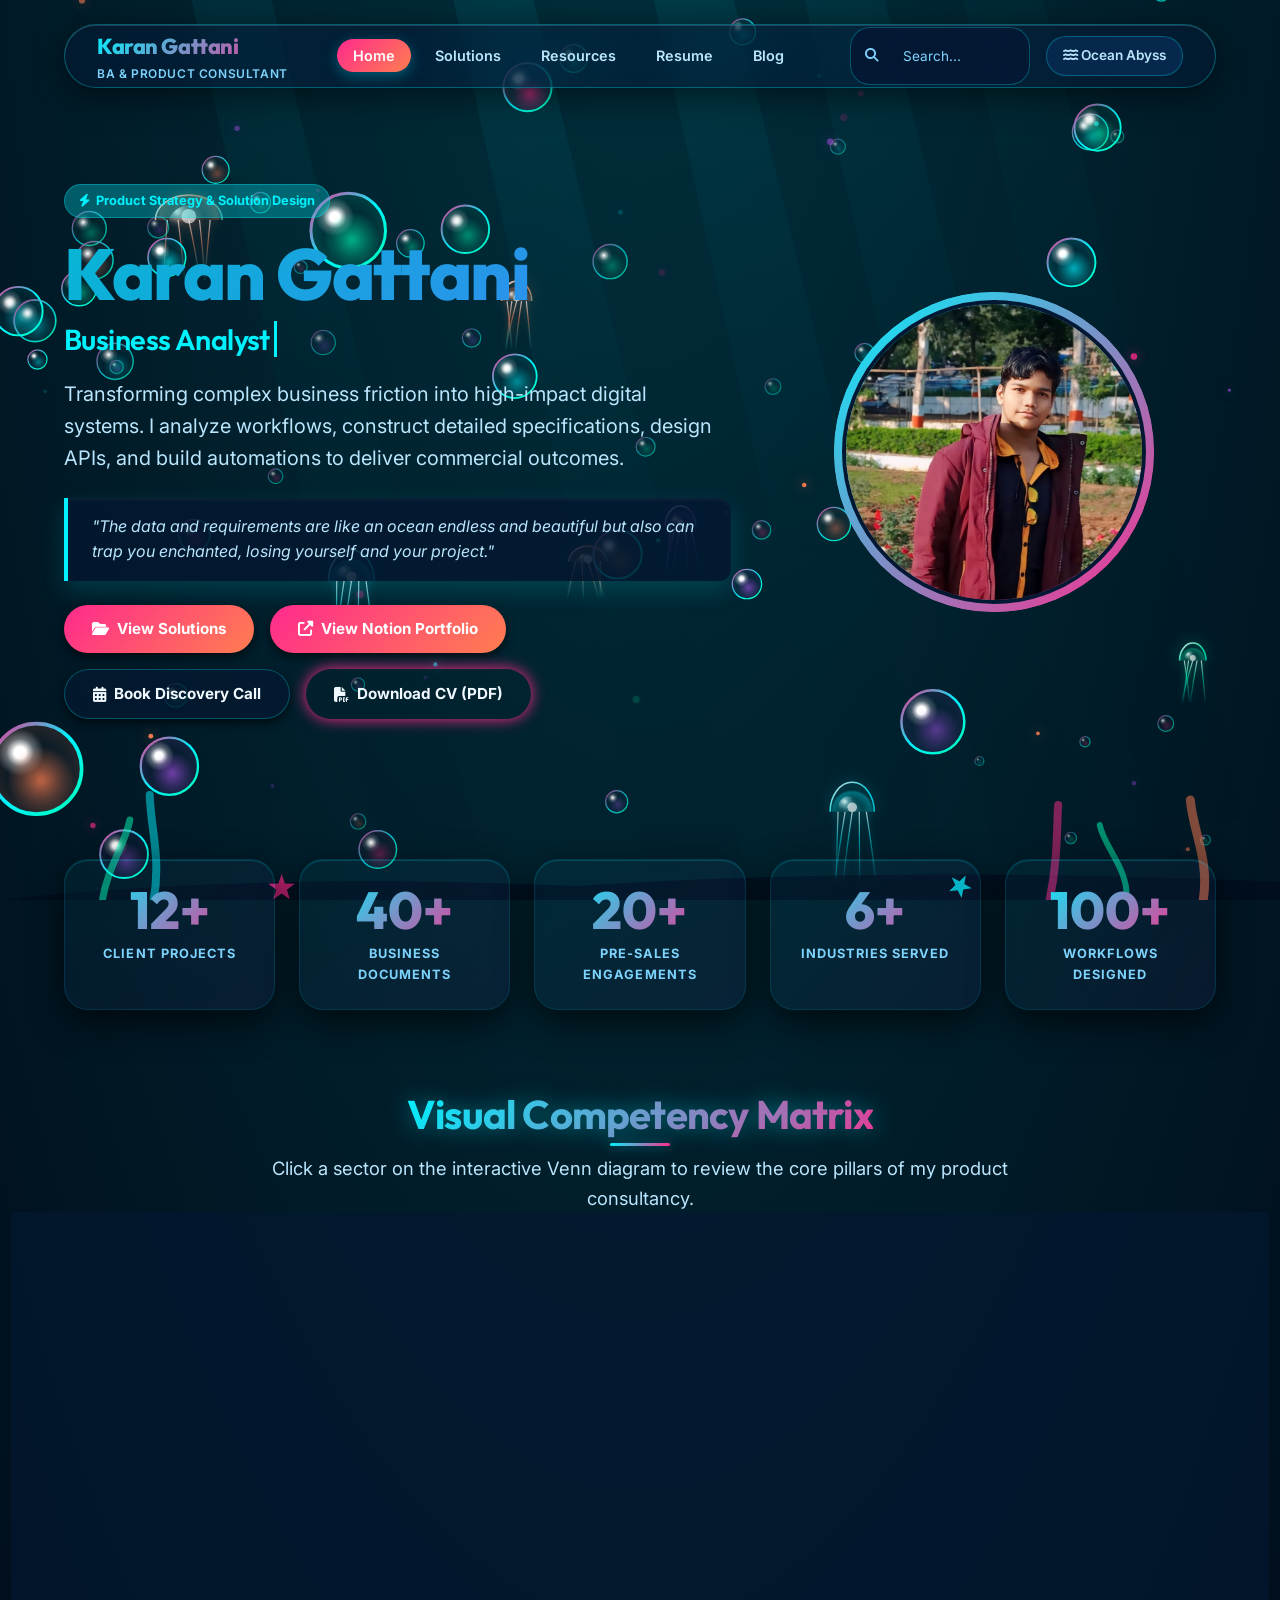
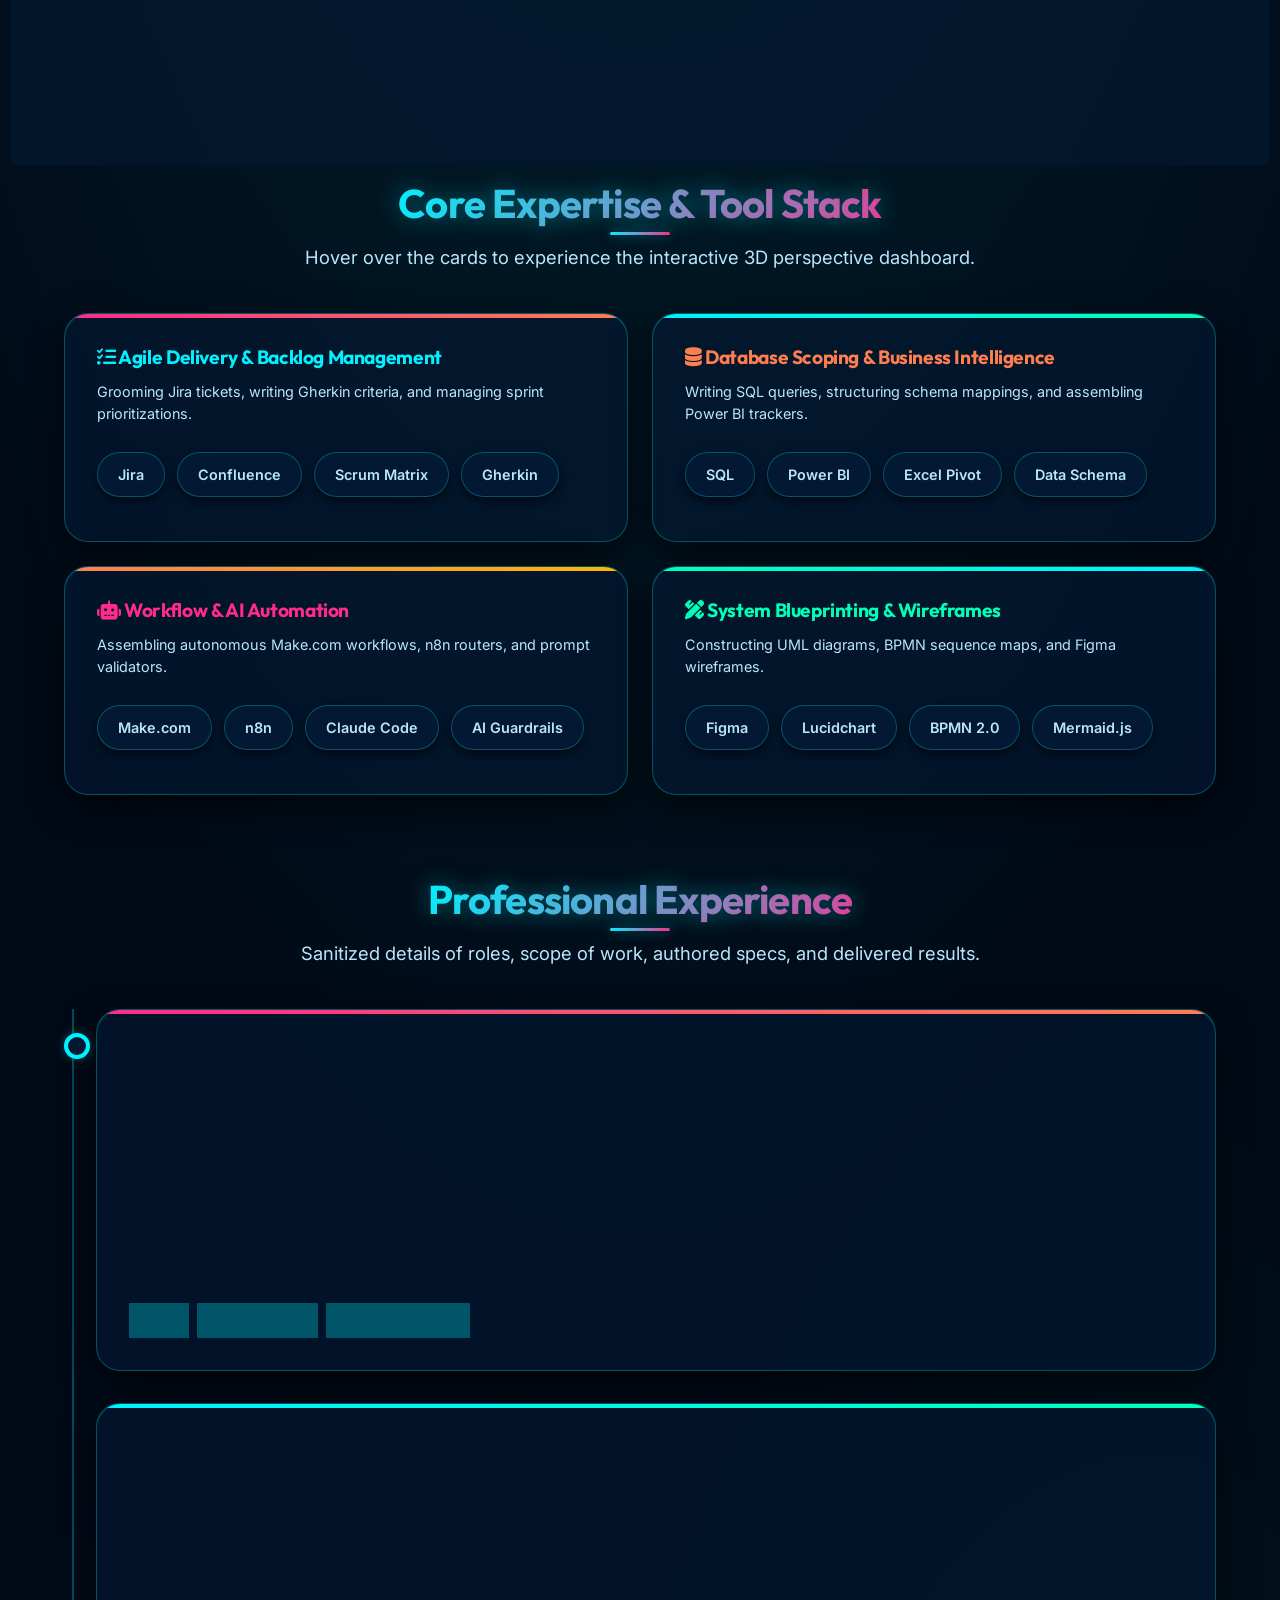
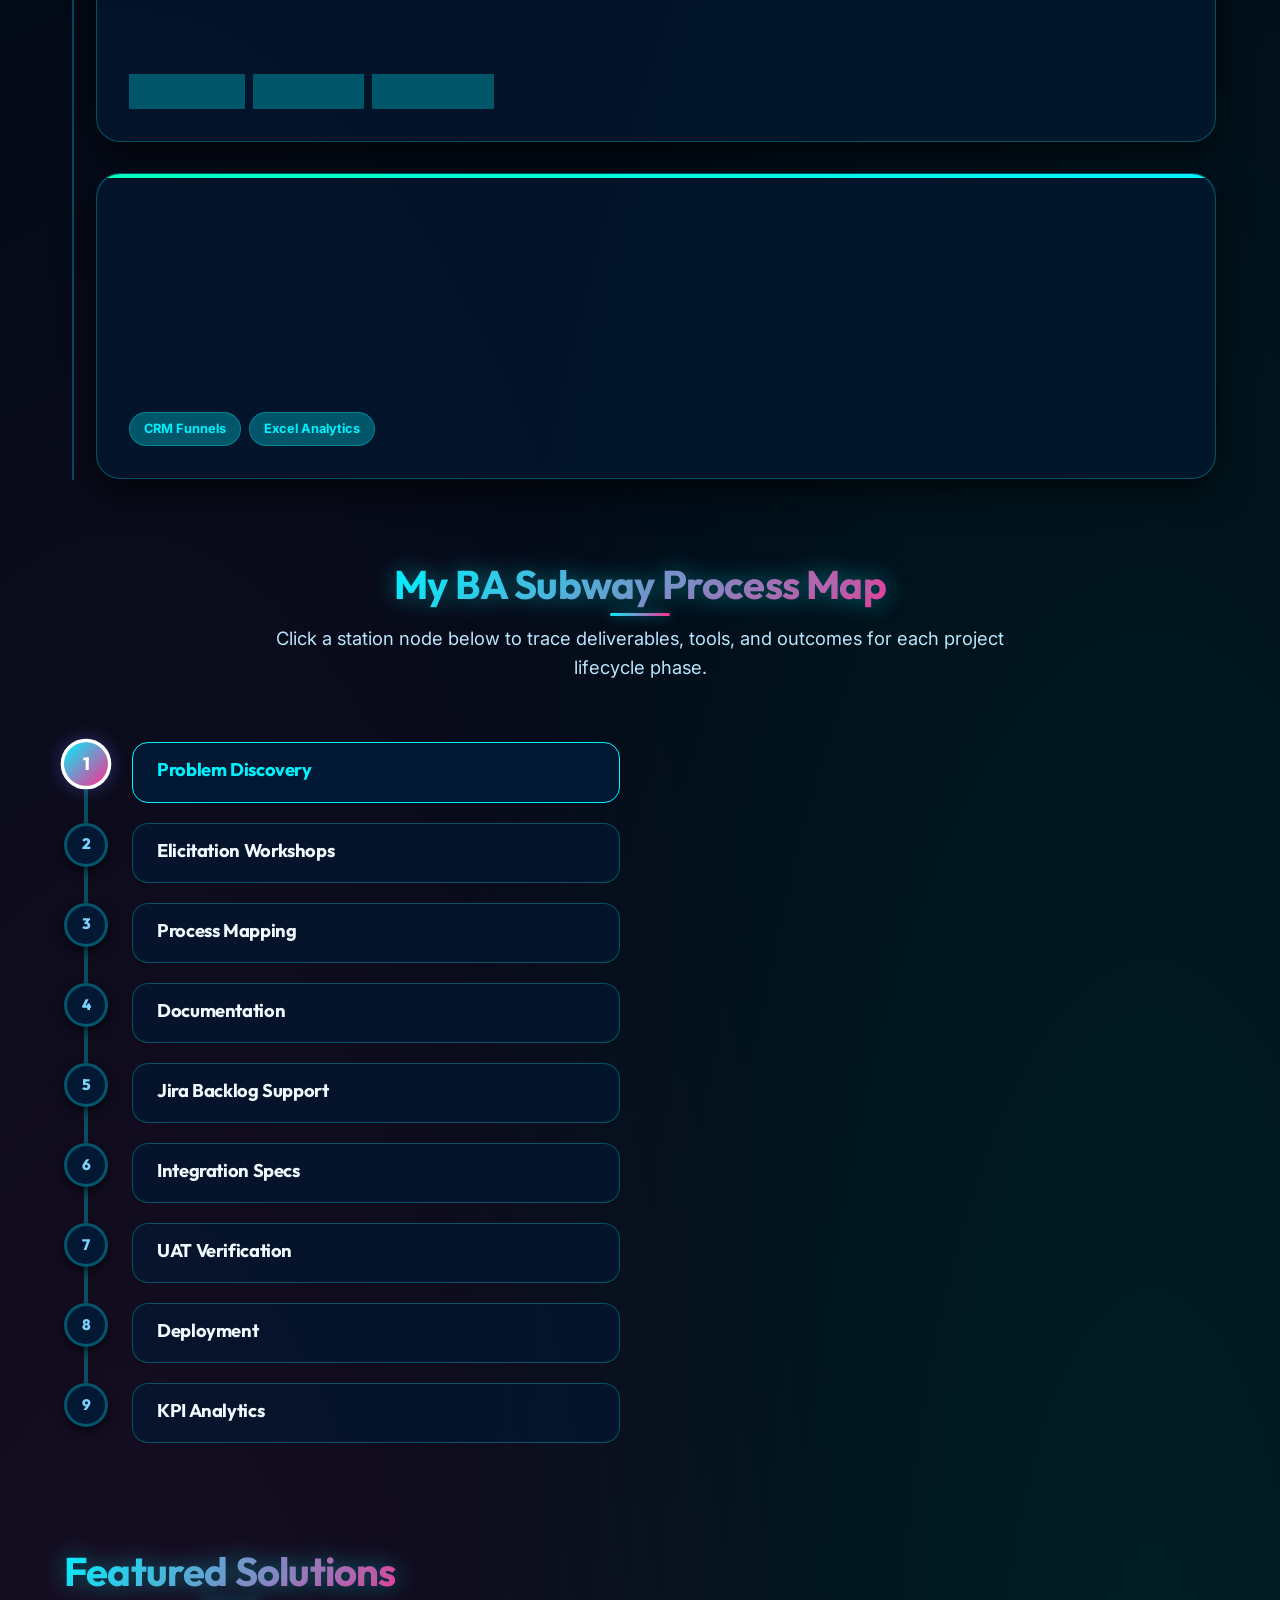
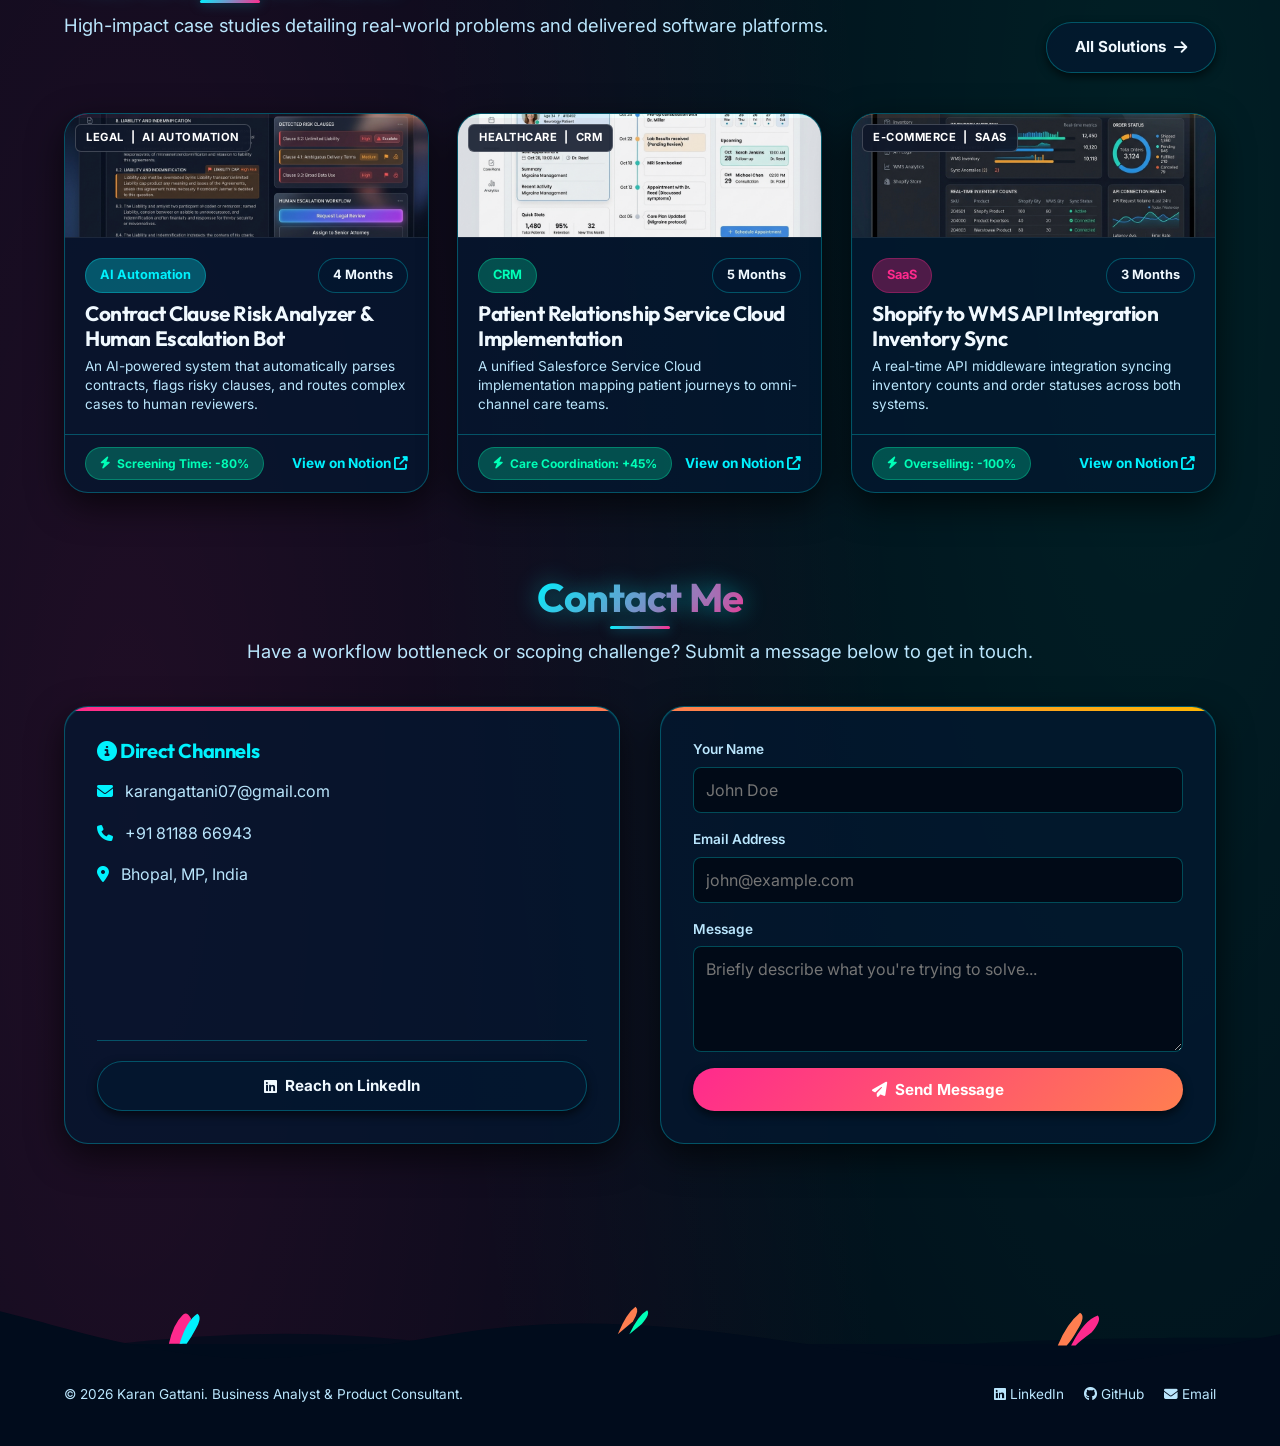
<file: index.html>
<!DOCTYPE html>
<html lang="en" data-theme="dark">
<head>
  <script>!function(){var e=localStorage.getItem("portfolio-theme");if(e)document.documentElement.setAttribute("data-theme",e);else{document.documentElement.setAttribute("data-theme","dark");localStorage.setItem("portfolio-theme","dark")}}();</script>
  <meta charset="UTF-8">
  <meta name="viewport" content="width=device-width, initial-scale=1.0">
  <title>Karan Gattani | Business Analyst & Product Consultant Portfolio</title>
  <meta name="description" content="3D Interactive Portfolio of Karan Gattani - Business Analyst and Product Consultant specializing in AI Automation, CRM, SaaS, and Product Discovery.">
  <link rel="stylesheet" href="css/style.css">
  <link rel="stylesheet" href="css/components.css">
  <link rel="stylesheet" href="https://cdnjs.cloudflare.com/ajax/libs/font-awesome/6.4.0/css/all.min.css">
</head>
<body>
  
  <!-- Fixed Top Navbar -->
  <nav class="navbar">
    <div class="nav-brand">
      <span class="nav-brand-name">Karan Gattani</span>
      <span class="nav-brand-title">BA & Product Consultant</span>
    </div>
    
    <ul class="nav-links">
      <li class="nav-link-item active"><a href="index.html">Home</a></li>
      <li class="nav-link-item"><a href="projects.html">Solutions</a></li>
      <li class="nav-link-item"><a href="documents.html">Resources</a></li>
      <li class="nav-link-item"><a href="resume.html">Resume</a></li>
      <li class="nav-link-item"><a href="blog.html">Blog</a></li>
    </ul>

    <div class="nav-controls">
      <div class="search-box">
        <i class="fas fa-search search-icon"></i>
        <input type="text" id="global-search" placeholder="Search...">
      </div>
      <div class="theme-toggle">
        <span class="theme-toggle-label"><i class="fas fa-moon"></i> Dark Mode</span>
      </div>
    </div>
  </nav>

  <!-- Mobile Top Nav -->
  <header class="mobile-nav-bar">
    <div class="nav-brand">
      <span class="nav-brand-name">Karan Gattani</span>
    </div>
    <button class="menu-toggle-btn" aria-label="Toggle Menu">
      <i class="fas fa-bars"></i>
    </button>
  </header>

  <!-- Mobile Menu Drawer -->
  <div class="mobile-menu-drawer">
    <a href="index.html" class="active">Home</a>
    <a href="projects.html">Solutions</a>
    <a href="documents.html">Resources</a>
    <a href="resume.html">Resume</a>
    <a href="blog.html">Blog</a>
    <div class="theme-toggle" style="margin-top: auto; padding: 12px; background-color: var(--bg-tertiary); border-radius: 8px; text-align: center;">
      <span class="theme-toggle-label"><i class="fas fa-moon"></i> Dark Mode</span>
    </div>
  </div>

  <div class="app-container">
    <main class="main-content">
      <div class="container">
        
        <!-- Hero Section Grid -->
        <section class="hero-wrapper" style="margin-bottom: 60px;">
          <div class="hero-content">
            <span class="badge badge-primary" style="margin-bottom: 16px;"><i class="fas fa-bolt"></i> Product Strategy & Solution Design</span>
            <h1 class="gradient-text" style="font-size: 4.5rem; font-weight: 800; line-height: 1.1; margin-bottom: 8px;">
              Karan Gattani
            </h1>
            <h2 id="typewriter-title" style="font-size: 1.8rem; font-weight: 600; color: var(--primary); margin-bottom: 16px; min-height: 2.5rem;">
            </h2>
            <p style="font-size: 1.25rem; color: var(--text-secondary); line-height: 1.6; margin-bottom: 24px; max-width: 650px;">
              Transforming complex business friction into high-impact digital systems. I analyze workflows, construct detailed specifications, design APIs, and build automations to deliver commercial outcomes.
            </p>
            <blockquote style="margin: 24px 0; padding: 16px 24px; border-left: 4px solid var(--primary); background: var(--bg-secondary); border-radius: 0 12px 12px 0; font-style: italic; color: var(--text-secondary); box-shadow: var(--shadow-md);">
              "The data and requirements are like an ocean endless and beautiful but also can trap you enchanted, losing yourself and your project."
            </blockquote>
            <div style="display: flex; gap: 16px; flex-wrap: wrap;" class="hero-actions">
              <a href="#solutions" class="btn btn-primary"><i class="fas fa-folder-open"></i> View Solutions</a>
              <a href="https://pine-porter-01d.notion.site/Karan-Gattani-Business-Analyst-3a9e67c1bc3b8089bc82feef0937c59a" target="_blank" rel="noopener noreferrer" class="btn btn-primary"><i class="fas fa-external-link-alt"></i> View Notion Portfolio</a>
              <a href="https://calendly.com/gattanikaran1/30min" target="_blank" rel="noopener noreferrer" class="btn btn-secondary"><i class="fas fa-calendar-alt"></i> Book Discovery Call</a>
              <a href="Karan_Gattani_Resume.pdf" download class="btn btn-accent" style="box-shadow: 0 0 15px var(--accent);"><i class="fas fa-file-pdf"></i> Download CV (PDF)</a>
            </div>
          </div>

          <div class="hero-profile-wrap">
            <div class="profile-frame">
              <img src="karan.jpg" alt="Karan Gattani Profile Photo">
            </div>
          </div>
        </section>

        <!-- Metrics Dashboard -->
        <section class="metrics-grid" style="margin-bottom: 80px;">
          <div class="card metric-card">
            <div class="metric-value">12+</div>
            <div class="metric-label">Client Projects</div>
          </div>
          <div class="card metric-card">
            <div class="metric-value">40+</div>
            <div class="metric-label">Business Documents</div>
          </div>
          <div class="card metric-card">
            <div class="metric-value">20+</div>
            <div class="metric-label">Pre-Sales Engagements</div>
          </div>
          <div class="card metric-card">
            <div class="metric-value">6+</div>
            <div class="metric-label">Industries Served</div>
          </div>
          <div class="card metric-card">
            <div class="metric-value">100+</div>
            <div class="metric-label">Workflows Designed</div>
          </div>
        </section>

        <!-- About Me & Venn Intersection Section -->
        <section style="margin-bottom: 80px;">
          <div class="section-header" style="text-align: center; margin-bottom: 40px;">
            <h2 class="section-title">Visual Competency Matrix</h2>
            <p class="section-description" style="margin: 0 auto;">Click a sector on the interactive Venn diagram to review the core pillars of my product consultancy.</p>
          </div>

          <div class="card venn-container">
            <div class="venn-svg-wrap">
              <svg width="100%" height="100%" viewBox="0 0 300 300" xmlns="http://www.w3.org/2000/svg">
                <circle cx="150" cy="110" r="70" class="venn-circle-path ba active" data-sector="ba" />
                <circle cx="110" cy="180" r="70" class="venn-circle-path design" data-sector="design" />
                <circle cx="190" cy="180" r="70" class="venn-circle-path automation" data-sector="automation" />
                <text x="150" y="85" fill="#ffffff" font-size="10" font-weight="700" text-anchor="middle" pointer-events="none">Business Analysis</text>
                <text x="90" y="210" fill="#ffffff" font-size="10" font-weight="700" text-anchor="middle" pointer-events="none">Solution Design</text>
                <text x="210" y="210" fill="#ffffff" font-size="10" font-weight="700" text-anchor="middle" pointer-events="none">AI Automation</text>
                <text x="150" y="160" fill="#ffffff" font-size="9" font-weight="800" text-anchor="middle" pointer-events="none">Consultant</text>
              </svg>
            </div>
            <div style="flex: 1;" id="venn-info-panel">
              <!-- Dynamically populated -->
            </div>
          </div>
        </section>

        <!-- Core Skill Gauges & Technical Stack -->
        <section style="margin-bottom: 80px;">
          <div class="section-header" style="text-align: center; margin-bottom: 40px;">
            <h2 class="section-title">Core Expertise & Tool Stack</h2>
            <p class="section-description" style="margin: 0 auto;">Hover over the cards to experience the interactive 3D perspective dashboard.</p>
          </div>

          <div class="grid-cols-2" style="gap: 24px;">
            <!-- Business tools -->
            <div class="card card-primary tilt-card">
              <div class="tilt-card-inner">
                <h3 style="font-size: 1.2rem; margin-bottom: 12px; color: var(--primary);"><i class="fas fa-tasks"></i> Agile Delivery & Backlog Management</h3>
                <p style="font-size: 0.9rem; color: var(--text-secondary); line-height: 1.5; margin-bottom: 16px;">Grooming Jira tickets, writing Gherkin criteria, and managing sprint prioritizations.</p>
                <div class="bubble-cloud">
                  <span class="bubble-tag">Jira</span>
                  <span class="bubble-tag">Confluence</span>
                  <span class="bubble-tag">Scrum Matrix</span>
                  <span class="bubble-tag">Gherkin</span>
                </div>
              </div>
            </div>

            <!-- Analysis and DB tools -->
            <div class="card card-info tilt-card">
              <div class="tilt-card-inner">
                <h3 style="font-size: 1.2rem; margin-bottom: 12px; color: var(--info);"><i class="fas fa-database"></i> Database Scoping & Business Intelligence</h3>
                <p style="font-size: 0.9rem; color: var(--text-secondary); line-height: 1.5; margin-bottom: 16px;">Writing SQL queries, structuring schema mappings, and assembling Power BI trackers.</p>
                <div class="bubble-cloud">
                  <span class="bubble-tag">SQL</span>
                  <span class="bubble-tag">Power BI</span>
                  <span class="bubble-tag">Excel Pivot</span>
                  <span class="bubble-tag">Data Schema</span>
                </div>
              </div>
            </div>

            <!-- Automation tools -->
            <div class="card card-accent tilt-card">
              <div class="tilt-card-inner">
                <h3 style="font-size: 1.2rem; margin-bottom: 12px; color: var(--accent);"><i class="fas fa-robot"></i> Workflow & AI Automation</h3>
                <p style="font-size: 0.9rem; color: var(--text-secondary); line-height: 1.5; margin-bottom: 16px;">Assembling autonomous Make.com workflows, n8n routers, and prompt validators.</p>
                <div class="bubble-cloud">
                  <span class="bubble-tag">Make.com</span>
                  <span class="bubble-tag">n8n</span>
                  <span class="bubble-tag">Claude Code</span>
                  <span class="bubble-tag">AI Guardrails</span>
                </div>
              </div>
            </div>

            <!-- UI/UX tools -->
            <div class="card card-success tilt-card">
              <div class="tilt-card-inner">
                <h3 style="font-size: 1.2rem; margin-bottom: 12px; color: var(--success);"><i class="fas fa-pencil-ruler"></i> System Blueprinting & Wireframes</h3>
                <p style="font-size: 0.9rem; color: var(--text-secondary); line-height: 1.5; margin-bottom: 16px;">Constructing UML diagrams, BPMN sequence maps, and Figma wireframes.</p>
                <div class="bubble-cloud">
                  <span class="bubble-tag">Figma</span>
                  <span class="bubble-tag">Lucidchart</span>
                  <span class="bubble-tag">BPMN 2.0</span>
                  <span class="bubble-tag">Mermaid.js</span>
                </div>
              </div>
            </div>
          </div>
        </section>

        <!-- Overhauled Work Experience Area -->
        <section style="margin-bottom: 80px;" id="experience">
          <div class="section-header" style="text-align: center; margin-bottom: 40px;">
            <h2 class="section-title">Professional Experience</h2>
            <p class="section-description" style="margin: 0 auto;">Sanitized details of roles, scope of work, authored specs, and delivered results.</p>
          </div>

          <div class="experience-timeline">
            
            <!-- Node 1: Compile Tech (Lead BA) -->
            <div class="experience-node">
              <div class="card card-primary tilt-card" style="padding: 32px;">
                <div class="tilt-card-inner">
                  <div class="experience-card-header">
                    <div>
                      <h3 class="experience-role-title">Business Analyst</h3>
                      <span class="experience-company"><i class="fas fa-building"></i> Compile Technologies (HackerKernel)</span>
                    </div>
                    <span class="experience-period"><i class="fas fa-calendar-alt"></i> July 2026 â€“ Present</span>
                  </div>
                  
                  <p style="font-size: 0.95rem; color: var(--text-secondary); margin-bottom: 16px; line-height: 1.5;">
                    Leading requirements gathering, scoping, and solution architecture for <strong>12+ active products</strong> across SaaS, healthcare, procurement, and AI workflows.
                  </p>

                  <ul class="experience-list-metrics">
                    <li><strong>Scoped & Authored Documents:</strong> Prepared <strong>40+ sanitized deliverables</strong> (BRDs, FRDs, Gherkin stories, UMLs) signed off by enterprise sponsors.</li>
                    <li><strong>Accelerated Product Discovery:</strong> Facilitated pre-sales scoping matrices for <strong>20+ prospective bids</strong>, defining timeline and scope.</li>
                    <li><strong>Cross-Functional Delivery:</strong> Managed JIRA backlog grooming and Postman API contract testing, minimizing developer blockages.</li>
                  </ul>
                  
                  <div style="margin-top: 20px; display: flex; gap: 8px; flex-wrap: wrap;">
                    <span class="badge badge-primary">SaaS</span>
                    <span class="badge badge-primary">AI Automation</span>
                    <span class="badge badge-primary">Pre-Sales Scoping</span>
                  </div>
                </div>
              </div>
            </div>

            <!-- Node 2: Compile Tech (Trainee BA) -->
            <div class="experience-node">
              <div class="card card-info tilt-card" style="padding: 32px;">
                <div class="tilt-card-inner">
                  <div class="experience-card-header">
                    <div>
                      <h3 class="experience-role-title">Business Analyst Trainee</h3>
                      <span class="experience-company"><i class="fas fa-building"></i> Compile Technologies (HackerKernel)</span>
                    </div>
                    <span class="experience-period"><i class="fas fa-calendar-alt"></i> Dec 2025 â€“ June 2026</span>
                  </div>

                  <p style="font-size: 0.95rem; color: var(--text-secondary); margin-bottom: 16px; line-height: 1.5;">
                    Partnering with senior team leads to translate stakeholder wishlists into functional specifications.
                  </p>

                  <ul class="experience-list-metrics">
                    <li><strong>Agile Scrum Support:</strong> Drafted user stories, mapped acceptance criteria, and managed sprint checkpoints.</li>
                    <li><strong>API Integrations:</strong> Configured Postman testing sets to audit JSON response limits, reducing integration errors by 15%.</li>
                    <li><strong>UAT Execution:</strong> Organised user-acceptance logs and tracked resolved defect tickets in JIRA.</li>
                  </ul>

                  <div style="margin-top: 20px; display: flex; gap: 8px; flex-wrap: wrap;">
                    <span class="badge badge-primary">API Validation</span>
                    <span class="badge badge-primary">Jira Backlogs</span>
                    <span class="badge badge-primary">UAT Runbooks</span>
                  </div>
                </div>
              </div>
            </div>

            <!-- Node 3: Agnito (BDE) -->
            <div class="experience-node">
              <div class="card card-success tilt-card" style="padding: 32px;">
                <div class="tilt-card-inner">
                  <div class="experience-card-header">
                    <div>
                      <h3 class="experience-role-title">Business Development Executive</h3>
                      <span class="experience-company"><i class="fas fa-building"></i> Agnito Technologies</span>
                    </div>
                    <span class="experience-period"><i class="fas fa-calendar-alt"></i> Oct 2025 â€“ Dec 2025</span>
                  </div>

                  <p style="font-size: 0.95rem; color: var(--text-secondary); margin-bottom: 16px; line-height: 1.5;">
                    Managed client CRM funnel flows and structured custom pricing bid models.
                  </p>

                  <ul class="experience-list-metrics">
                    <li><strong>Reporting Automation:</strong> Standardised Excel dashboard trackers, saving lead tracking analysis time by 20%.</li>
                    <li><strong>Proposal Engineering:</strong> Drafted client pitch files detailing product layouts and pricing options.</li>
                  </ul>

                  <div style="margin-top: 20px; display: flex; gap: 8px; flex-wrap: wrap;">
                    <span class="badge badge-primary">CRM Funnels</span>
                    <span class="badge badge-primary">Excel Analytics</span>
                  </div>
                </div>
              </div>
            </div>

          </div>
        </section>

        <!-- Dynamic Subway Process Lifecycle -->
        <section style="margin-bottom: 80px;">
          <div class="section-header" style="text-align: center; margin-bottom: 40px;">
            <h2 class="section-title">My BA Subway Process Map</h2>
            <p class="section-description" style="margin: 0 auto;">Click a station node below to trace deliverables, tools, and outcomes for each project lifecycle phase.</p>
          </div>

          <div class="grid-cols-2" style="gap: 40px; align-items: flex-start;">
            <div class="subway-map" id="subway-pipeline" style="padding-top: 20px;">
              <div class="subway-line-bg"></div>
              <div class="subway-line-active" id="subway-active-line"></div>
              <!-- Station nodes populated dynamically -->
            </div>
            
            <div class="card" id="subway-detail-card" style="position: sticky; top: 100px; padding: 36px; min-height: 460px; border-color: var(--primary);">
              <!-- Content loaded dynamically -->
            </div>
          </div>
        </section>

        <!-- Featured Solutions Cards -->
        <section style="margin-bottom: 80px;" id="solutions">
          <div class="section-header" style="display: flex; justify-content: space-between; align-items: flex-end; margin-bottom: 40px; flex-wrap: wrap; gap: 16px;">
            <div>
              <h2 class="section-title">Featured Solutions</h2>
              <p class="section-description">High-impact case studies detailing real-world problems and delivered software platforms.</p>
            </div>
            <a href="projects.html" class="btn btn-secondary">All Solutions <i class="fas fa-arrow-right"></i></a>
          </div>

          <div class="projects-container" id="featured-projects-grid">
            <!-- Dynamically populated via JS -->
          </div>
        </section>

        <!-- Contact Section -->
        <section style="margin-bottom: 80px;" id="connect">
          <div class="section-header" style="text-align: center; margin-bottom: 40px;">
            <h2 class="section-title">Contact Me</h2>
            <p class="section-description" style="margin: 0 auto;">Have a workflow bottleneck or scoping challenge? Submit a message below to get in touch.</p>
          </div>

          <div class="grid-cols-2" style="gap: 40px;">
            <div class="card card-primary" style="display: flex; flex-direction: column; justify-content: space-between;">
              <div>
                <h3 style="font-size: 1.25rem; margin-bottom: 16px; color: var(--primary);"><i class="fas fa-info-circle"></i> Direct Channels</h3>
                <ul style="list-style: none; display: flex; flex-direction: column; gap: 16px; color: var(--text-secondary);">
                  <li><i class="fas fa-envelope" style="color: var(--primary); margin-right: 8px;"></i> <a href="mailto:karangattani07@gmail.com">karangattani07@gmail.com</a></li>
                  <li><i class="fas fa-phone" style="color: var(--primary); margin-right: 8px;"></i> <span>+91 81188 66943</span></li>
                  <li><i class="fas fa-map-marker-alt" style="color: var(--primary); margin-right: 8px;"></i> <span>Bhopal, MP, India</span></li>
                </ul>
              </div>
              <div style="margin-top: 24px; border-top: 1px solid var(--border); padding-top: 20px;">
                <a href="https://www.linkedin.com/in/karangattani/" target="_blank" class="btn btn-secondary" style="width: 100%; justify-content: center;"><i class="fab fa-linkedin"></i> Reach on LinkedIn</a>
              </div>
            </div>

            <div class="card card-accent">
              <form id="contact-form" action="https://api.web3forms.com/submit" method="POST" style="display: flex; flex-direction: column; gap: 16px;">
                <!-- Web3Forms Access Key -->
                <input type="hidden" name="access_key" value="ed846d12-b246-42db-87d9-0fe9a86aaec8">
                
                <div style="display: flex; flex-direction: column; gap: 6px;">
                  <label for="form-name" style="font-size: 0.85rem; font-weight: 600; color: var(--text-secondary);">Your Name</label>
                  <input type="text" name="name" id="form-name" required style="width: 100%; padding: 12px; border-radius: 8px; border: 1px solid var(--border); background-color: var(--bg-primary); color: var(--text-primary); font-family: inherit;" placeholder="John Doe">
                </div>

                <div style="display: flex; flex-direction: column; gap: 6px;">
                  <label for="form-email" style="font-size: 0.85rem; font-weight: 600; color: var(--text-secondary);">Email Address</label>
                  <input type="email" name="email" id="form-email" required style="width: 100%; padding: 12px; border-radius: 8px; border: 1px solid var(--border); background-color: var(--bg-primary); color: var(--text-primary); font-family: inherit;" placeholder="john@example.com">
                </div>

                <div style="display: flex; flex-direction: column; gap: 6px;">
                  <label for="form-message" style="font-size: 0.85rem; font-weight: 600; color: var(--text-secondary);">Message</label>
                  <textarea name="message" id="form-message" required rows="4" style="width: 100%; padding: 12px; border-radius: 8px; border: 1px solid var(--border); background-color: var(--bg-primary); color: var(--text-primary); font-family: inherit;" placeholder="Briefly describe what you're trying to solve..."></textarea>
                </div>

                <!-- Web3Forms Configuration -->
                <input type="hidden" name="subject" value="New Portfolio Inquiry!">
                <input type="hidden" name="from_name" value="Portfolio Contact Form">
                <input type="checkbox" name="botcheck" class="hidden" style="display: none;">
                
                <div id="form-status" style="display: none; padding: 12px; border-radius: 8px; font-size: 0.9rem;"></div>

                <button type="submit" class="btn btn-primary" style="justify-content: center;"><i class="fas fa-paper-plane"></i> Send Message</button>
              </form>
            </div>
          </div>
        </section>

      </div>
    </main>

    <!-- Footer -->
    <footer class="app-footer">
      <div class="container" style="display: flex; justify-content: space-between; align-items: center; flex-wrap: wrap; gap: 16px;">
        <span>&copy; 2026 Karan Gattani. Business Analyst & Product Consultant.</span>
        <div style="display: flex; gap: 20px;">
          <a href="https://www.linkedin.com/in/karangattani/" target="_blank"><i class="fab fa-linkedin"></i> LinkedIn</a>
          <a href="https://github.com/karangattani07" target="_blank"><i class="fab fa-github"></i> GitHub</a>
          <a href="mailto:karangattani07@gmail.com"><i class="fas fa-envelope"></i> Email</a>
        </div>
      </div>
    </footer>
  </div>

  <script src="js/data-loader.js"></script>
  <script src="js/shared.js"></script>
  <script>
    document.addEventListener('DOMContentLoaded', async () => {
      // 1. 3D Card Tilt Handler
      function attachTiltEffect() {
        const tiltCards = document.querySelectorAll('.tilt-card');
        tiltCards.forEach(card => {
          card.addEventListener('mousemove', (e) => {
            const rect = card.getBoundingClientRect();
            const x = e.clientX - rect.left;
            const y = e.clientY - rect.top;
            
            const centerX = rect.width / 2;
            const centerY = rect.height / 2;
            
            const rotateX = ((centerY - y) / centerY) * 8; // Max 8 degrees tilt
            const rotateY = ((x - centerX) / centerX) * 8;
            
            card.style.transform = `rotateX(${rotateX}deg) rotateY(${rotateY}deg) scale(1.01)`;
            
            // Dynamic light reflection glare following cursor
            const theme = document.documentElement.getAttribute('data-theme') || 'dark';
            const overlayColor = theme === 'light' ? 'rgba(0, 0, 0, 0.02)' : 'rgba(255, 255, 255, 0.05)';
            card.style.background = `radial-gradient(circle at ${x}px ${y}px, ${overlayColor} 0%, rgba(255, 255, 255, 0) 75%), var(--card-bg)`;
          });

          card.addEventListener('mouseleave', () => {
            card.style.transform = 'rotateX(0deg) rotateY(0deg) scale(1)';
            card.style.background = '';
          });
        });
      }

      // Render Featured Projects from data.js
      function norm(str) { return (str || '').toString().trim().toLowerCase(); }
      function getThemeClass(category) {
        const cat = norm(category);
        if (cat.includes('ai') || cat.includes('automation')) return 'card-primary';
        if (cat.includes('crm') || cat.includes('sfdc') || cat.includes('salesforce')) return 'card-success';
        if (cat.includes('saas') || cat.includes('cloud')) return 'card-accent';
        return 'card-info';
      }

      const grid = document.getElementById('featured-projects-grid');
      if (grid) {
        const projects = await DataLoader.getProjects();
        if (projects) {
          const featured = projects.slice(0, 3);
        grid.innerHTML = featured.map(p => {
          const metricsHTML = Object.entries(p.metrics).map(([label, val]) => `
            <span class="badge badge-success" style="font-size: 0.75rem;"><i class="fas fa-bolt"></i> ${label}: ${val}</span>
          `).join(' ');

          const targetUrl = p.notionUrl || '#';
          const actionLink = `href="${targetUrl}" target="_blank" rel="noopener noreferrer"`;
          const actionLabel = 'View on Notion <i class="fas fa-external-link-alt"></i>';

          return `
            <div class="card ${getThemeClass(p.category)} tilt-card" style="height: 380px; padding: 0; overflow: hidden; display: flex; flex-direction: column; justify-content: space-between;">
              <div style="height: 150px; width: 100%; border-bottom: 1px solid rgba(255,255,255,0.08); overflow: hidden; position: relative;">
                <img src="${p.imageUrl}" alt="${p.title}" style="width: 100%; height: 100%; object-fit: cover; opacity: 0.95; transition: transform 0.3s ease;" onmouseover="this.style.transform='scale(1.05)'" onmouseout="this.style.transform='scale(1)'">
                <div style="position: absolute; top: 10px; left: 10px; background: rgba(15, 23, 42, 0.88); backdrop-filter: blur(8px); border: 1px solid rgba(255,255,255,0.2); border-radius: 6px; padding: 4px 10px; font-size: 0.7rem; font-weight: 700; color: #ffffff; letter-spacing: 0.5px; text-transform: uppercase;">
                  ${p.industry} &nbsp;|&nbsp; ${p.category}
                </div>
              </div>
              <div class="tilt-card-inner" style="padding: 20px; flex-grow: 1;">
                <div style="display: flex; justify-content: space-between; align-items: center; margin-bottom: 8px;">
                  <span class="badge ${getThemeClass(p.category).replace('card-', 'badge-')}">${p.category}</span>
                  <span class="badge">${p.duration}</span>
                </div>
                <h3 style="font-size: 1.3rem; margin-bottom: 6px;">${p.title}</h3>
                <p style="font-size: 0.85rem; color: var(--text-secondary); line-height: 1.4;">${p.solution}</p>
              </div>
              <div style="display: flex; justify-content: space-between; align-items: center; border-top: 1px solid var(--border); padding: 12px 20px;">
                ${metricsHTML}
                <a ${actionLink} style="color: var(--primary); font-weight: 700; font-size: 0.85rem;">${actionLabel}</a>
              </div>
            </div>
          `;
        }).join('');
        attachTiltEffect();
        }
        attachTiltEffect();
      }
      // 2. Venn Diagram Info Panel
      const sectors = {
        ba: {
          title: "Business Analysis",
          color: "var(--primary)",
          icon: "fa-binoculars",
          desc: "Uncovering and analyzing operational bottlenecks. I map complex current-state processes, run gap assessments, and author sign-off ready BRD/FRD files.",
          bullets: ["Requirement Discovery Workshops", "As-Is / To-Be Process Mapping", "Jira story backlog grooming"]
        },
        design: {
          title: "Solution Design",
          color: "var(--info)",
          icon: "fa-sitemap",
          desc: "Bridging the gap between commercial objectives and technical execution. I write API schema mappings, detail BPMN diagrams, and model data dictionaries.",
          bullets: ["API contract payload verification", "Low-fidelity wireframing", "SQL database schema structures"]
        },
        automation: {
          title: "AI & Workflow Automation",
          color: "var(--accent)",
          icon: "fa-robot",
          desc: "Integrating SaaS tools to optimize productivity. I engineer custom Make.com and n8n pipelines and configure strict system schemas for LLM prompts.",
          bullets: ["Make.com & n8n pipeline setup", "AI prompt engineering & safety logic", "Rapid MVP scoping cycles"]
        }
      };

      const panel = document.getElementById('venn-info-panel');
      const circlePaths = document.querySelectorAll('.venn-circle-path');

      function updatePanel(sectorKey) {
        const data = sectors[sectorKey];
        if (!data) return;

        panel.innerHTML = `
          <div style="display: flex; align-items: center; gap: 12px; margin-bottom: 12px;">
            <i class="fas ${data.icon}" style="font-size: 1.75rem; color: ${data.color}; background-color: ${data.color}20; padding: 10px; border-radius: 12px;"></i>
            <h3 style="font-size: 1.5rem; color: ${data.color}; font-weight: 700;">${data.title}</h3>
          </div>
          <p style="color: var(--text-secondary); font-size: 0.95rem; line-height: 1.6; margin-bottom: 16px;">
            ${data.desc}
          </p>
          <h4 style="font-size: 0.8rem; text-transform: uppercase; color: var(--text-muted); letter-spacing: 0.05em; margin-bottom: 8px;">Key Work Items</h4>
          <ul style="list-style: none; display: flex; flex-direction: column; gap: 8px; font-size: 0.9rem; color: var(--text-secondary);">
            ${data.bullets.map(b => `<li><i class="fas fa-check" style="color: ${data.color}; font-size: 0.8rem; margin-right: 6px;"></i> ${b}</li>`).join('')}
          </ul>
        `;
      }

      updatePanel('ba');

      circlePaths.forEach(circle => {
        circle.addEventListener('click', () => {
          circlePaths.forEach(c => c.classList.remove('active'));
          circle.classList.add('active');
          const sector = circle.getAttribute('data-sector');
          updatePanel(sector);
        });
      });

      // 3. Process Subway System Flowchart
      const processPhases = [
        {
          id: 1,
          name: "Problem Discovery",
          icon: "fa-binoculars",
          desc: "Eliciting pain points directly from business stakeholders and defining clear project scope boundaries.",
          deliverables: ["Project Charter", "Stakeholder Map", "As-Is Flowchart"],
          tools: ["Miro", "Lucidchart"],
          outcome: "Separate high-value requirements from feature creep."
        },
        {
          id: 2,
          name: "Elicitation Workshops",
          icon: "fa-comments",
          desc: "Conducting dynamic scoping interviews with operators, developers, and project sponsors.",
          deliverables: ["Interview Logbook", "Initial Wishlist", "Use Cases Matrix"],
          tools: ["Confluence", "Teams / Zoom"],
          outcome: "Aligned expectation mapping across all target groups."
        },
        {
          id: 3,
          name: "Process Mapping",
          icon: "fa-sitemap",
          desc: "Drafting target-state data and workflow routing maps to eliminate manual friction.",
          deliverables: ["To-Be BPMN Diagram", "UML Sequence Chart", "Data Flow Spec"],
          tools: ["Lucidchart", "Figma"],
          outcome: "Developer-ready process maps leaving no logical ambiguity."
        },
        {
          id: 4,
          name: "Documentation",
          icon: "fa-file-signature",
          desc: "Authoring cohesive, structured specifications signed off by business leads.",
          deliverables: ["Business Requirements (BRD)", "Functional Requirements (FRD)"],
          tools: ["Google Docs", "Markdown"],
          outcome: "Approved product blueprint serving as a single source of truth."
        },
        {
          id: 5,
          name: "Jira Backlog Support",
          icon: "fa-tasks",
          desc: "Translating specification requirements into technical user stories with Given-When-Then rules.",
          deliverables: ["Jira Stories Backlog", "Gherkin Acceptance Cards"],
          tools: ["Jira Software"],
          outcome: "Sprints structured cleanly for development squads."
        },
        {
          id: 6,
          name: "Integration Specs",
          icon: "fa-network-wired",
          desc: "Mapping API endpoints, payloads, response guidelines, and validation checks.",
          deliverables: ["API Integration Matrix", "JSON Schema Blueprint"],
          tools: ["Swagger", "Postman"],
          outcome: "Clean backend data transactions without structural friction."
        },
        {
          id: 7,
          name: "UAT Verification",
          icon: "fa-clipboard-check",
          desc: "Validating developed code deliverables against original requirements checklist matrices.",
          deliverables: ["UAT Test Script Workbook", "Defect Logbook"],
          tools: ["Postman", "Excel / Jira"],
          outcome: "Confirming code deliverables align with initial requirements."
        },
        {
          id: 8,
          name: "Deployment",
          icon: "fa-rocket",
          desc: "Coordinating production releases and conducting training calls for end users.",
          deliverables: ["Release Notes", "Training Guidebook", "Runbook Guide"],
          tools: ["Confluence", "GitHub"],
          outcome: "Successful site launch with clear operational documentation."
        },
        {
          id: 9,
          name: "KPI Analytics",
          icon: "fa-chart-line",
          desc: "Auditing production workflows and monitoring system performance dashboards.",
          deliverables: ["Post-Mortem Matrix", "Performance Report Cards"],
          tools: ["Power BI", "SQL Server"],
          outcome: "Continuous enhancements ensuring system returns commercial value."
        }
      ];

      const subwayContainer = document.getElementById('subway-pipeline');
      const detailPanel = document.getElementById('subway-detail-card');

      subwayContainer.innerHTML += processPhases.map((phase, idx) => `
        <div class="subway-station ${idx === 0 ? 'active' : ''}" data-id="${phase.id}" data-index="${idx}" style="cursor: pointer;">
          <div class="subway-node">${phase.id}</div>
          <div class="subway-info">
            <h3 class="subway-title">${phase.name}</h3>
          </div>
        </div>
      `).join('');

      function showStationDetails(id, index) {
        const phase = processPhases.find(p => p.id === id);
        if (!phase) return;

        detailPanel.innerHTML = `
          <div>
            <div style="display: flex; align-items: center; gap: 16px; margin-bottom: 24px;">
              <i class="fas ${phase.icon}" style="font-size: 2rem; color: var(--primary); background-color: var(--primary-glow); padding: 12px; border-radius: 12px;"></i>
              <div>
                <span class="text-muted" style="font-size: 0.8rem; font-weight: 700; text-transform: uppercase;">BA Lifecycle Stage 0${phase.id} of 09</span>
                <h2 style="font-size: 1.5rem; font-weight: 700; margin-top: 2px;">${phase.name}</h2>
              </div>
            </div>
            
            <p style="color: var(--text-secondary); font-size: 1rem; line-height: 1.6; margin-bottom: 24px;">
              ${phase.desc}
            </p>

            <div class="grid-cols-2" style="gap: 20px;">
              <div>
                <strong style="display: block; font-size: 0.8rem; text-transform: uppercase; color: var(--text-muted); margin-bottom: 10px; border-bottom: 1px solid var(--border); padding-bottom: 4px;">Primary Deliverables</strong>
                <ul style="list-style: none; display: flex; flex-direction: column; gap: 8px; font-size: 0.9rem; color: var(--text-secondary);">
                  ${phase.deliverables.map(d => `<li><i class="fas fa-file-invoice" style="color: var(--primary); margin-right: 6px;"></i> ${d}</li>`).join('')}
                </ul>
              </div>

              <div>
                <strong style="display: block; font-size: 0.8rem; text-transform: uppercase; color: var(--text-muted); margin-bottom: 10px; border-bottom: 1px solid var(--border); padding-bottom: 4px;">Core Tools</strong>
                <ul style="list-style: none; display: flex; flex-direction: column; gap: 8px; font-size: 0.9rem; color: var(--text-secondary);">
                  ${phase.tools.map(t => `<li><i class="fas fa-tools" style="color: var(--info); margin-right: 6px;"></i> ${t}</li>`).join('')}
                </ul>
              </div>
            </div>
          </div>

          <div style="border-top: 1px solid var(--border); padding-top: 20px; margin-top: 20px;">
            <strong style="display: block; font-size: 0.8rem; text-transform: uppercase; color: var(--text-muted); margin-bottom: 6px;">Business Outcome</strong>
            <p style="font-size: 0.95rem; color: var(--success); font-weight: 600; line-height: 1.4;">
              <i class="fas fa-check-circle"></i> ${phase.outcome}
            </p>
          </div>
        `;

        const activeLine = document.getElementById('subway-active-line');
        if (activeLine) {
          const total = processPhases.length;
          const percent = (index / (total - 1)) * 88;
          activeLine.style.height = `${percent}%`;
        }
      }

      showStationDetails(1, 0);

      document.querySelectorAll('.subway-station').forEach(station => {
        station.addEventListener('click', () => {
          document.querySelectorAll('.subway-station').forEach(s => s.classList.remove('active'));
          station.classList.add('active');
          
          const id = parseInt(station.getAttribute('data-id'));
          const idx = parseInt(station.getAttribute('data-index'));
          showStationDetails(id, idx);
        });
      });

      // 4. Contact Form Handler (Web3Forms Submission)
      const form = document.getElementById('contact-form');
      const formStatus = document.getElementById('form-status');
      if (form) {
        form.addEventListener('submit', async (e) => {
          e.preventDefault();
          const submitBtn = form.querySelector('button[type="submit"]');
          const originalBtnHTML = submitBtn ? submitBtn.innerHTML : 'Submit';
          
          if (submitBtn) {
            submitBtn.disabled = true;
            submitBtn.innerHTML = '<i class="fas fa-spinner fa-spin"></i> Sending...';
          }
          
          if (formStatus) {
            formStatus.style.display = 'none';
          }

          const formData = new FormData(form);

          try {
            const response = await fetch('https://api.web3forms.com/submit', {
              method: 'POST',
              body: formData
            });

            const result = await response.json();

            if (result.success) {
              if (formStatus) {
                formStatus.style.display = 'block';
                formStatus.style.backgroundColor = 'rgba(16, 185, 129, 0.15)';
                formStatus.style.border = '1px solid var(--success)';
                formStatus.style.color = 'var(--success)';
                formStatus.innerHTML = '<i class="fas fa-check-circle"></i> Thank you! Your message has been sent successfully. Karan will get back to you soon.';
              } else {
                alert("Thank you! Your message has been sent successfully.");
              }
              form.reset();
            } else {
              if (formStatus) {
                formStatus.style.display = 'block';
                formStatus.style.backgroundColor = 'rgba(239, 68, 68, 0.15)';
                formStatus.style.border = '1px solid var(--danger, #ef4444)';
                formStatus.style.color = 'var(--danger, #ef4444)';
                formStatus.innerHTML = `<i class="fas fa-exclamation-circle"></i> ${result.message || 'Something went wrong. Please try again.'}`;
              } else {
                alert(result.message || "Something went wrong. Please try again.");
              }
            }
          } catch (error) {
            if (formStatus) {
              formStatus.style.display = 'block';
              formStatus.style.backgroundColor = 'rgba(239, 68, 68, 0.15)';
              formStatus.style.border = '1px solid var(--danger, #ef4444)';
              formStatus.style.color = 'var(--danger, #ef4444)';
              formStatus.innerHTML = '<i class="fas fa-exclamation-circle"></i> Network error while sending message. Please try again later.';
            } else {
              alert("Network error while sending message. Please try again later.");
            }
          } finally {
            if (submitBtn) {
              submitBtn.disabled = false;
              submitBtn.innerHTML = originalBtnHTML;
            }
          }
        });
      }
    });
  </script>
</body>
</html>
</file>
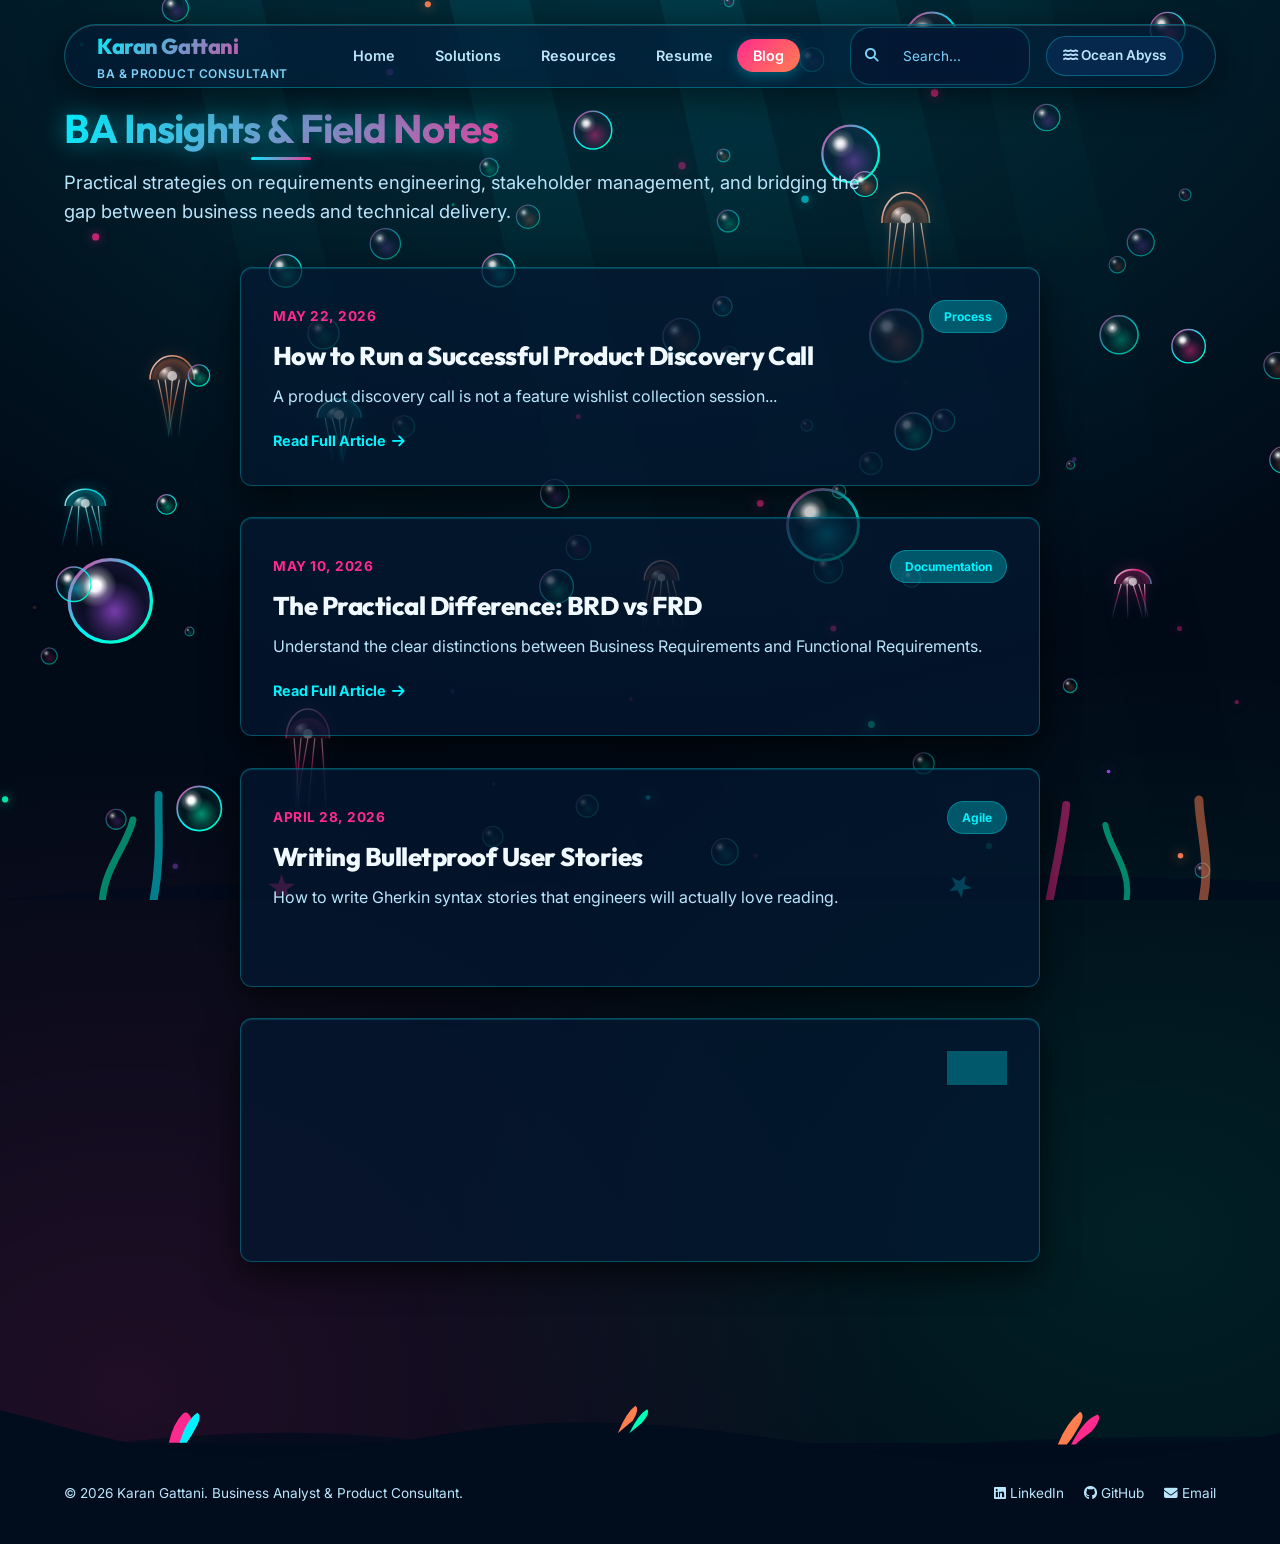
<file: blog.html>
<!DOCTYPE html>
<html lang="en" data-theme="dark">
<head>
  <script>!function(){var e=localStorage.getItem("portfolio-theme");if(e)document.documentElement.setAttribute("data-theme",e);else{document.documentElement.setAttribute("data-theme","dark");localStorage.setItem("portfolio-theme","dark")}}();</script>
  <meta charset="UTF-8">
  <meta name="viewport" content="width=device-width, initial-scale=1.0">
  <title>Resources & BA Toolkit Library | Karan Gattani</title>
  <meta name="description" content="Sanitized business requirements, templates, and specifications library authored by Karan Gattani.">
  <link rel="stylesheet" href="css/style.css">
  <link rel="stylesheet" href="css/components.css">
  <link rel="stylesheet" href="https://cdnjs.cloudflare.com/ajax/libs/font-awesome/6.4.0/css/all.min.css">
</head>
<body>
  
  <!-- Fixed Top Navbar -->
  <nav class="navbar">
    <div class="nav-brand">
      <span class="nav-brand-name">Karan Gattani</span>
      <span class="nav-brand-title">BA & Product Consultant</span>
    </div>
    
    <ul class="nav-links">
      <li class="nav-link-item"><a href="index.html">Home</a></li>
      <li class="nav-link-item"><a href="projects.html">Solutions</a></li>
      <li class="nav-link-item"><a href="documents.html">Resources</a></li>
      <li class="nav-link-item"><a href="resume.html">Resume</a></li>
      <li class="nav-link-item active"><a href="blog.html">Blog</a></li>
    </ul>

    <div class="nav-controls">
      <div class="search-box">
        <i class="fas fa-search search-icon"></i>
        <input type="text" id="global-search" placeholder="Search...">
      </div>
      <div class="theme-toggle">
        <span class="theme-toggle-label"><i class="fas fa-moon"></i> Dark Mode</span>
      </div>
    </div>
  </nav>

  <!-- Mobile Top Nav -->
  <header class="mobile-nav-bar">
    <div class="nav-brand">
      <span class="nav-brand-name">Karan Gattani</span>
    </div>
    <button class="menu-toggle-btn" aria-label="Toggle Menu">
      <i class="fas fa-bars"></i>
    </button>
  </header>

  <!-- Mobile Menu Drawer -->
  <div class="mobile-menu-drawer">
    <a href="index.html">Home</a>
    <a href="projects.html">Solutions</a>
    <a href="documents.html" class="active">Resources</a>
    <a href="resume.html">Resume</a>
    <a href="blog.html">Blog</a>
    <div class="theme-toggle" style="margin-top: auto; padding: 12px; background-color: var(--bg-tertiary); border-radius: 8px; text-align: center;">
      <span class="theme-toggle-label"><i class="fas fa-moon"></i> Dark Mode</span>
    </div>
  </div>

  <div class="app-container">
    <main class="main-content">
      <div class="container">
        
        <!-- Page Header -->
        <section class="section-header" style="margin-bottom: 40px;">
          <h1 class="section-title">BA Insights & Field Notes</h1>
          <p class="section-description">Practical strategies on requirements engineering, stakeholder management, and bridging the gap between business needs and technical delivery.</p>
        </section>

        <!-- Blog Feed Container -->
        <section style="margin-bottom: 60px;">
          <div id="blog-feed-container" style="display: flex; flex-direction: column; gap: 32px; max-width: 800px; margin: 0 auto;">
            <!-- Rendered dynamically via JS -->
          </div>
        </section>

      </div>
    </main>

    <!-- Blog Post Reader Modal -->
    <div class="modal-overlay" id="blog-modal">
      <div class="modal-container" style="max-width: 800px;">
        <div class="modal-header">
          <div>
            <span class="badge badge-primary" id="modal-blog-date">Date</span>
            <h2 class="modal-title" id="modal-blog-title" style="font-size: 1.8rem; margin-top: 8px;">Blog Title</h2>
          </div>
          <button class="modal-close-btn" id="modal-blog-close"><i class="fas fa-times"></i></button>
        </div>
        <div class="modal-body" style="padding: 24px;">
          <div id="modal-blog-content" style="font-size: 1.05rem; line-height: 1.7; color: var(--text-primary);"></div>
        </div>
      </div>
    </div>

    <!-- Footer -->
    <footer class="app-footer">
      <div class="container" style="display: flex; justify-content: space-between; align-items: center; flex-wrap: wrap; gap: 16px;">
        <span>&copy; 2026 Karan Gattani. Business Analyst & Product Consultant.</span>
        <div style="display: flex; gap: 20px;">
          <a href="https://www.linkedin.com/in/karangattani/" target="_blank"><i class="fab fa-linkedin"></i> LinkedIn</a>
          <a href="https://github.com/karangattani07" target="_blank"><i class="fab fa-github"></i> GitHub</a>
          <a href="mailto:karangattani07@gmail.com"><i class="fas fa-envelope"></i> Email</a>
        </div>
      </div>
    </footer>
  </div>

  <script src="js/data-loader.js"></script>
  <script src="js/shared.js"></script>
  <script>
    document.addEventListener('DOMContentLoaded', async () => {
      const BLOG_DATA = await DataLoader.getBlogPosts() || [];
      const blogContainer = document.getElementById('blog-feed-container');
      const modal = document.getElementById('blog-modal');
      const closeBtn = document.getElementById('modal-blog-close');
      
      const modalTitle = document.getElementById('modal-blog-title');
      const modalDate = document.getElementById('modal-blog-date');
      const modalContent = document.getElementById('modal-blog-content');

      if (blogContainer) {
        blogContainer.innerHTML = '';
        
        if (BLOG_DATA.length === 0) {
          blogContainer.innerHTML = '<p style="color: var(--text-muted); text-align: center;">No blog posts available at this time.</p>';
        } else {
          blogContainer.innerHTML = BLOG_DATA.map(post => {
            const articleUrl = (post.url && post.url.endsWith('.html') && !post.url.includes('post.html')) 
              ? post.url 
              : `blog/post.html?id=${post.id}`;
            return `
              <article class="card tilt-card" style="padding: 32px; border-radius: 12px;">
                <a href="${articleUrl}" style="text-decoration: none; color: inherit; display: block;">
                  <div class="tilt-card-inner">
                    <div style="display: flex; justify-content: space-between; align-items: center; margin-bottom: 8px;">
                      <time style="color: var(--accent); font-weight: 700; font-size: 0.85rem; text-transform: uppercase; letter-spacing: 0.5px;">${post.date}</time>
                      <span class="badge badge-primary" style="font-size: 0.75rem;">${post.category || 'Article'}</span>
                    </div>
                    <h2 style="font-size: 1.6rem; margin-top: 4px; margin-bottom: 12px; color: var(--text-primary); font-weight: 800;">${post.title}</h2>
                    <p style="color: var(--text-secondary); font-size: 1rem; line-height: 1.6; margin-bottom: 20px;">
                      ${post.summary || post.excerpt || ''}
                    </p>
                    <span style="color: var(--primary); font-weight: 700; font-size: 0.9rem; display: flex; align-items: center; gap: 6px;">Read Full Article <i class="fas fa-arrow-right"></i></span>
                  </div>
                </a>
              </article>
            `;
          }).join('');
        }
      }

      closeBtn.addEventListener('click', () => {
        modal.style.display = 'none';
        document.body.style.overflow = 'auto';
      });

      window.addEventListener('click', (e) => {
        if (e.target === modal) {
          modal.style.display = 'none';
          document.body.style.overflow = 'auto';
        }
      });

      // 2. Render Toolkit templates
      const templates = [
        { title: "Project Charter Template", platform: "Word Doc", desc: "Setting boundaries, identifying sponsors, and project constraints.", icon: "fa-file-signature" },
        { title: "Corporate BRD Structure", platform: "Confluence / MD", desc: "Sanitized specification outline detailing business requirements.", icon: "fa-book" },
        { title: "Functional Specs (FRD) Formats", platform: "Confluence", desc: "Specifies detailed data models, system validations, and APIs.", icon: "fa-file-invoice" },
        { title: "Stakeholder Matrix Grid", platform: "Miro Template", desc: "Maps power/interest quadrants to plan requirement elicitation sessions.", icon: "fa-users" },
        { title: "Gherkin CSV story templates", platform: "Jira Import CSV", desc: "CSV story file pre-mapped to Given-When-Then criteria.", icon: "fa-tasks" },
        { title: "UAT Acceptance Test Workbook", platform: "Google Sheet", desc: "Test scenarios checklist to document user verification sign-offs.", icon: "fa-clipboard-check" }
      ];

      const tkContainer = document.getElementById('toolkit-grid');
      if (tkContainer) {
        tkContainer.innerHTML = templates.map(tmpl => `
          <div class="card doc-card tilt-card" style="height: 190px; justify-content: space-between; display: flex; flex-direction: column;">
            <div class="tilt-card-inner">
              <span class="doc-type" style="color: var(--info); font-size: 0.8rem; font-weight: 700;"><i class="fas ${tmpl.icon}"></i> ${tmpl.platform}</span>
              <h3 style="margin-top: 6px; font-size: 1.1rem; color: var(--text-primary);">${tmpl.title}</h3>
              <p style="font-size: 0.85rem; color: var(--text-secondary); line-height: 1.4; margin-top: 4px;">
                ${tmpl.desc}
              </p>
            </div>
            <div style="margin-top: auto; border-top: 1px solid var(--border); padding-top: 10px;">
              <button class="btn btn-secondary" onclick="alert('Downloading standard ${tmpl.title} template...')" style="padding: 6px 12px; font-size: 0.8rem; width: 100%; justify-content: center; border-radius: 20px;">
                <i class="fas fa-download"></i> Get Template
              </button>
            </div>
          </div>
        `).join('');
      }

      // 3. 3D Tilt Card Handler
      const tiltCards = document.querySelectorAll('.tilt-card');
      tiltCards.forEach(card => {
        card.addEventListener('mousemove', (e) => {
          const rect = card.getBoundingClientRect();
          const x = e.clientX - rect.left;
          const y = e.clientY - rect.top;
          
          const centerX = rect.width / 2;
          const centerY = rect.height / 2;
          
          const rotateX = ((centerY - y) / centerY) * 8;
          const rotateY = ((x - centerX) / centerX) * 8;
          
          card.style.transform = `rotateX(${rotateX}deg) rotateY(${rotateY}deg) scale(1.01)`;
          
          // Dynamic light reflection glare following cursor
          const theme = document.documentElement.getAttribute('data-theme') || 'dark';
          const overlayColor = theme === 'light' ? 'rgba(0, 0, 0, 0.02)' : 'rgba(255, 255, 255, 0.05)';
          card.style.background = `radial-gradient(circle at ${x}px ${y}px, ${overlayColor} 0%, rgba(255, 255, 255, 0) 75%), var(--card-bg)`;
        });

        card.addEventListener('mouseleave', () => {
          card.style.transform = 'rotateX(0deg) rotateY(0deg) scale(1)';
          card.style.background = '';
        });
      });
    });
  </script>
</body>
</html>
</file>
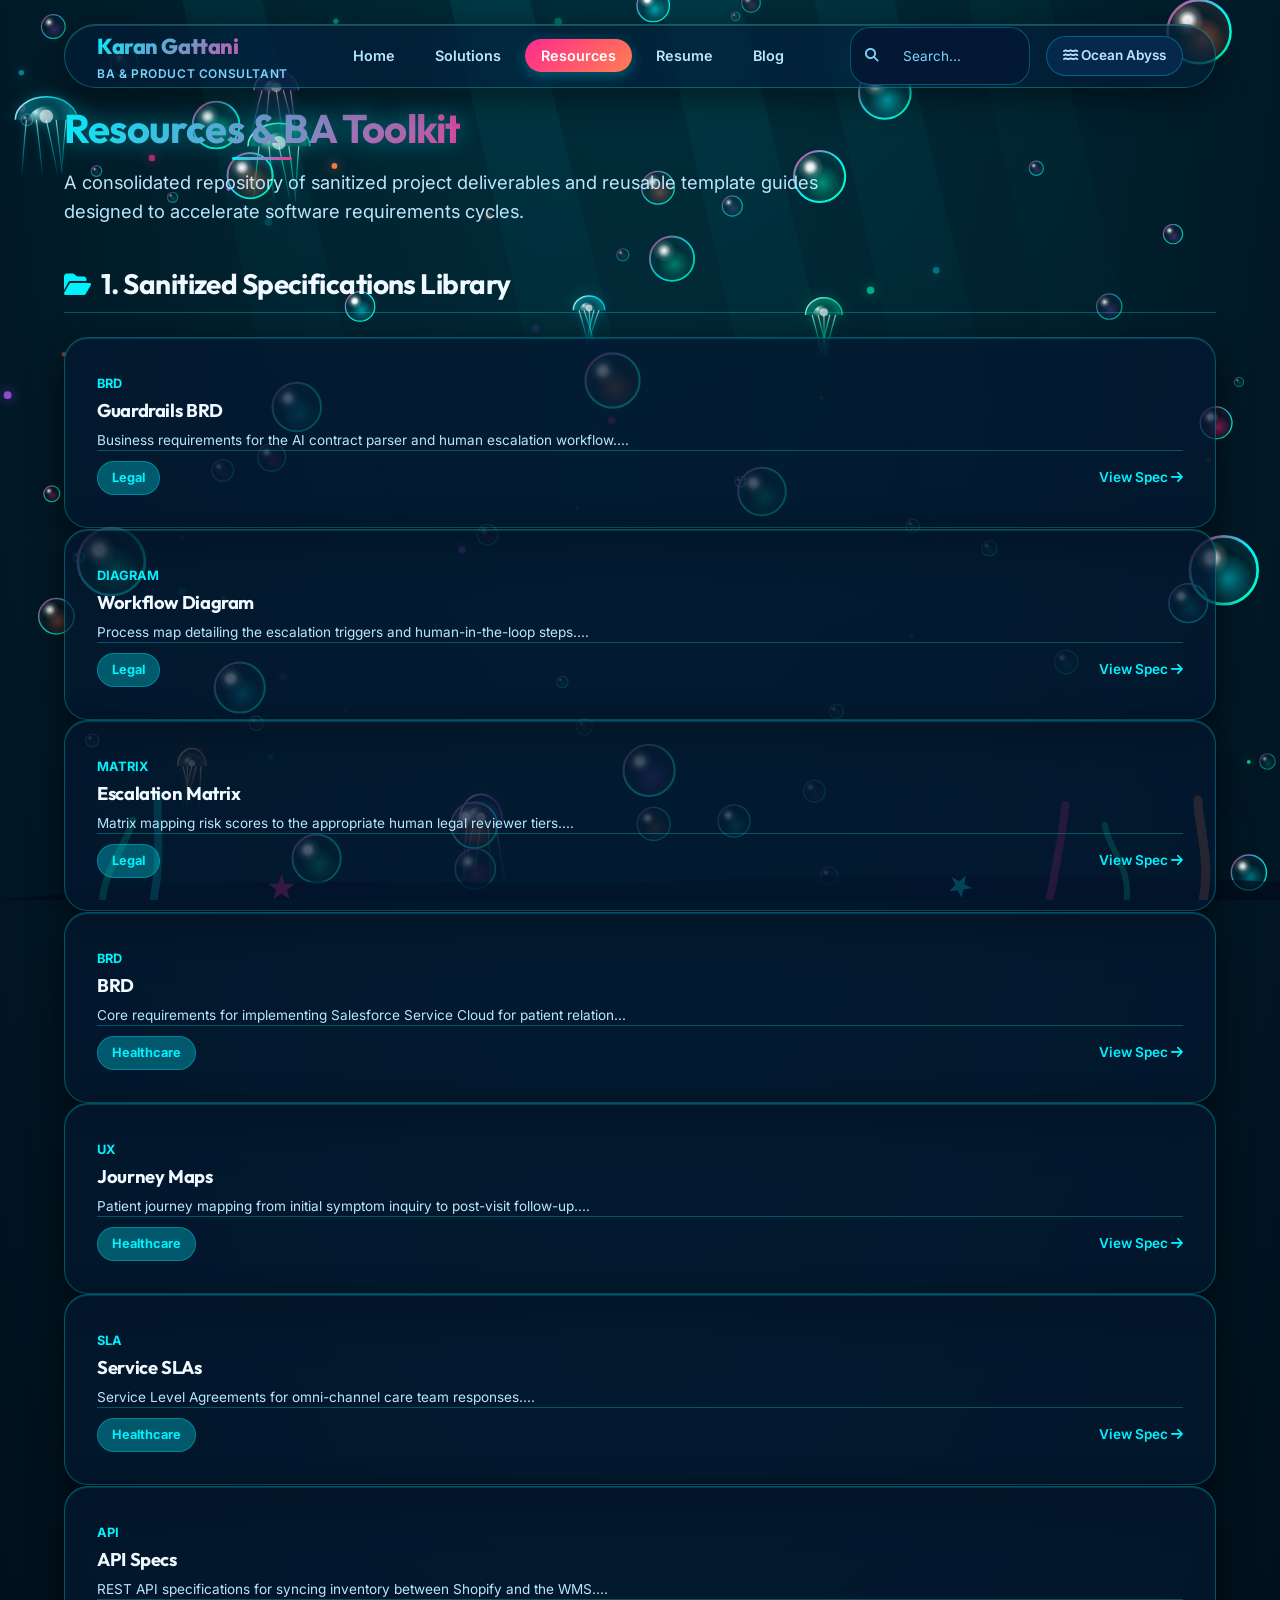
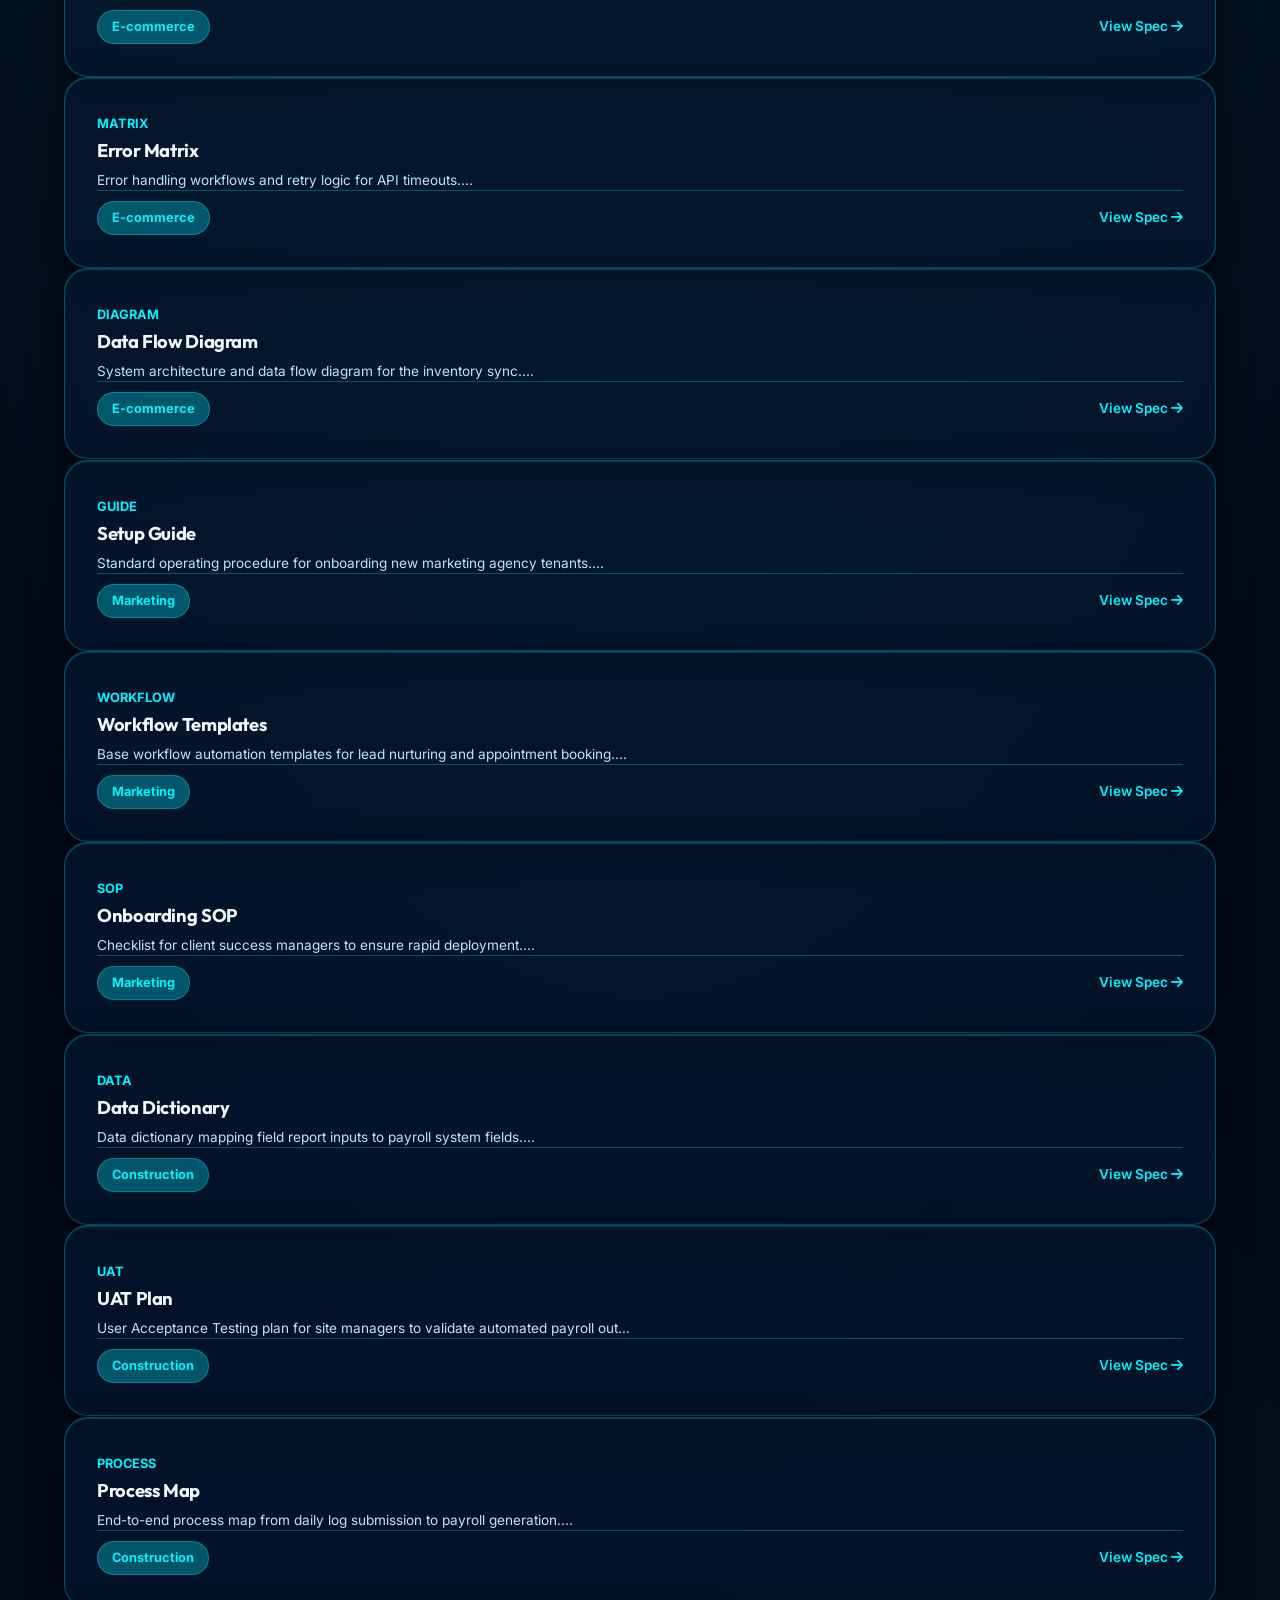
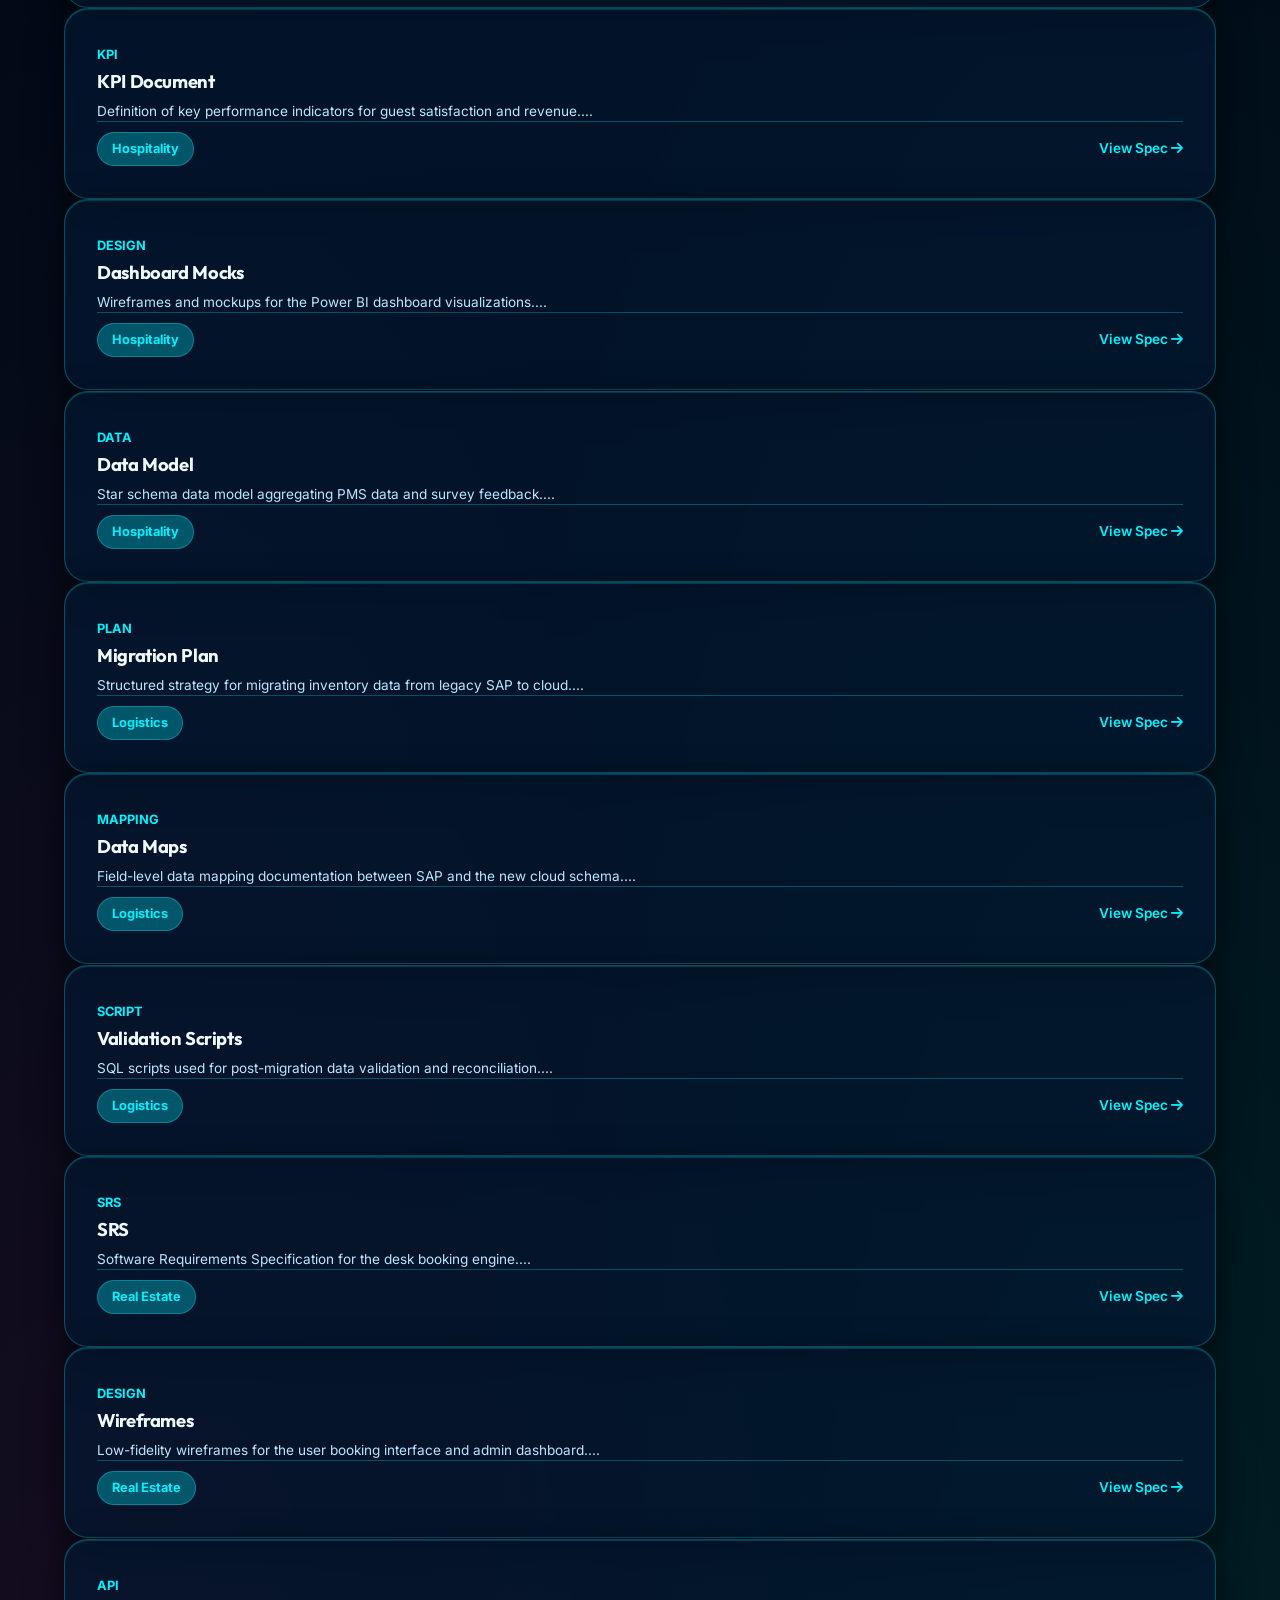
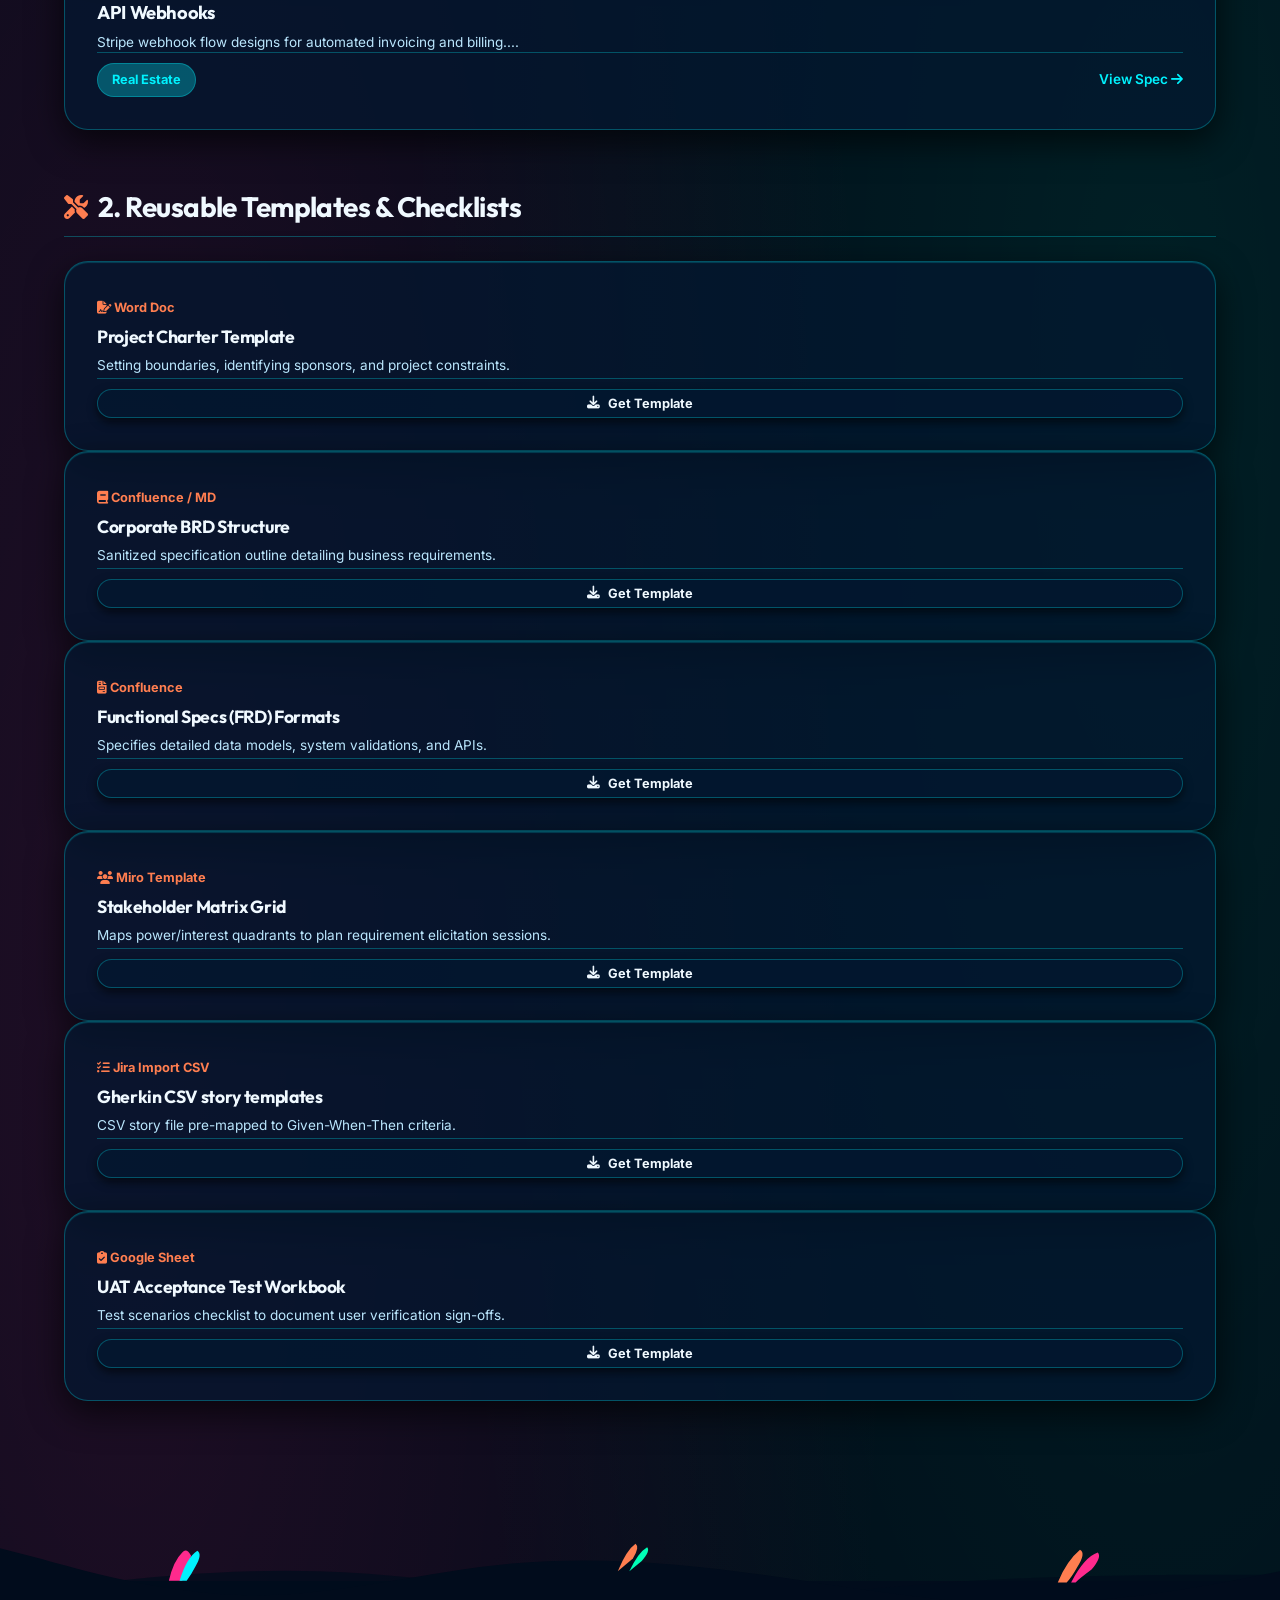
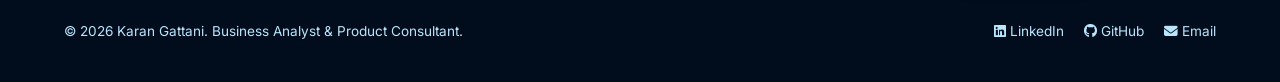
<file: documents.html>
<!DOCTYPE html>
<html lang="en" data-theme="dark">
<head>
  <script>!function(){var e=localStorage.getItem("portfolio-theme");if(e)document.documentElement.setAttribute("data-theme",e);else{document.documentElement.setAttribute("data-theme","dark");localStorage.setItem("portfolio-theme","dark")}}();</script>
  <meta charset="UTF-8">
  <meta name="viewport" content="width=device-width, initial-scale=1.0">
  <title>Resources & BA Toolkit Library | Karan Gattani</title>
  <meta name="description" content="Sanitized business requirements, templates, and specifications library authored by Karan Gattani.">
  <link rel="stylesheet" href="css/style.css">
  <link rel="stylesheet" href="css/components.css">
  <link rel="stylesheet" href="https://cdnjs.cloudflare.com/ajax/libs/font-awesome/6.4.0/css/all.min.css">
</head>
<body>
  
  <!-- Fixed Top Navbar -->
  <nav class="navbar">
    <div class="nav-brand">
      <span class="nav-brand-name">Karan Gattani</span>
      <span class="nav-brand-title">BA & Product Consultant</span>
    </div>
    
    <ul class="nav-links">
      <li class="nav-link-item"><a href="index.html">Home</a></li>
      <li class="nav-link-item"><a href="projects.html">Solutions</a></li>
      <li class="nav-link-item active"><a href="documents.html">Resources</a></li>
      <li class="nav-link-item"><a href="resume.html">Resume</a></li>
      <li class="nav-link-item"><a href="blog.html">Blog</a></li>
    </ul>

    <div class="nav-controls">
      <div class="search-box">
        <i class="fas fa-search search-icon"></i>
        <input type="text" id="global-search" placeholder="Search...">
      </div>
      <div class="theme-toggle">
        <span class="theme-toggle-label"><i class="fas fa-moon"></i> Dark Mode</span>
      </div>
    </div>
  </nav>

  <!-- Mobile Top Nav -->
  <header class="mobile-nav-bar">
    <div class="nav-brand">
      <span class="nav-brand-name">Karan Gattani</span>
    </div>
    <button class="menu-toggle-btn" aria-label="Toggle Menu">
      <i class="fas fa-bars"></i>
    </button>
  </header>

  <!-- Mobile Menu Drawer -->
  <div class="mobile-menu-drawer">
    <a href="index.html">Home</a>
    <a href="projects.html">Solutions</a>
    <a href="documents.html" class="active">Resources</a>
    <a href="resume.html">Resume</a>
    <a href="blog.html">Blog</a>
    <div class="theme-toggle" style="margin-top: auto; padding: 12px; background-color: var(--bg-tertiary); border-radius: 8px; text-align: center;">
      <span class="theme-toggle-label"><i class="fas fa-moon"></i> Dark Mode</span>
    </div>
  </div>

  <div class="app-container">
    <main class="main-content">
      <div class="container">
        
        <!-- Page Header -->
        <section class="section-header" style="margin-bottom: 40px;">
          <h1 class="section-title">Resources & BA Toolkit</h1>
          <p class="section-description">A consolidated repository of sanitized project deliverables and reusable template guides designed to accelerate software requirements cycles.</p>
        </section>

        <!-- Section 1: Business Specifications Library -->
        <section style="margin-bottom: 60px;">
          <div style="border-bottom: 1px solid var(--border); padding-bottom: 12px; margin-bottom: 24px; display: flex; align-items: center; gap: 10px;">
            <i class="fas fa-folder-open" style="color: var(--primary); font-size: 1.5rem;"></i>
            <h2 style="font-size: 1.75rem; font-weight: 700; margin-bottom: 0;">1. Sanitized Specifications Library</h2>
          </div>
          
          <div class="docs-grid" id="docs-grid-container">
            <!-- Populated dynamically -->
          </div>
        </section>

        <!-- Section 2: Reusable BA Templates & Toolkits -->
        <section style="margin-bottom: 60px;">
          <div style="border-bottom: 1px solid var(--border); padding-bottom: 12px; margin-bottom: 24px; display: flex; align-items: center; gap: 10px;">
            <i class="fas fa-tools" style="color: var(--info); font-size: 1.5rem;"></i>
            <h2 style="font-size: 1.75rem; font-weight: 700; margin-bottom: 0;">2. Reusable Templates & Checklists</h2>
          </div>

          <div class="docs-grid" id="toolkit-grid">
            <!-- Populated dynamically -->
          </div>
        </section>

      </div>
    </main>

    <!-- Document Preview Modal -->
    <div class="modal-overlay" id="doc-modal">
      <div class="modal-container" style="max-width: 800px;">
        <div class="modal-header">
          <div>
            <span class="badge badge-primary" id="modal-doc-type">BRD</span>
            <h2 class="modal-title" id="modal-doc-title" style="font-size: 1.4rem; margin-top: 4px;">Document Preview</h2>
          </div>
          <button class="modal-close-btn" id="modal-doc-close"><i class="fas fa-times"></i></button>
        </div>
        <div class="modal-body" style="padding: 24px;">
          <div style="margin-bottom: 16px; font-size: 0.9rem; color: var(--text-secondary);" id="modal-doc-desc"></div>
          <pre class="doc-preview-container" id="modal-doc-preview" style="max-height: 400px; font-family: monospace; white-space: pre-wrap; font-size: 0.85rem; padding: 20px; border-radius: 8px; border: 1px solid var(--border); background-color: var(--bg-primary); overflow-y: auto;"></pre>
          <div style="margin-top: 20px; display: flex; justify-content: flex-end; gap: 12px;">
            <button class="btn btn-secondary" id="copy-doc-btn"><i class="fas fa-copy"></i> Copy Text</button>
            <button class="btn btn-primary" onclick="alert('Downloading sanitized document PDF to your drive...')"><i class="fas fa-file-pdf"></i> Download PDF</button>
          </div>
        </div>
      </div>
    </div>

    <!-- Footer -->
    <footer class="app-footer">
      <div class="container" style="display: flex; justify-content: space-between; align-items: center; flex-wrap: wrap; gap: 16px;">
        <span>&copy; 2026 Karan Gattani. Business Analyst & Product Consultant.</span>
        <div style="display: flex; gap: 20px;">
          <a href="https://www.linkedin.com/in/karangattani/" target="_blank"><i class="fab fa-linkedin"></i> LinkedIn</a>
          <a href="https://github.com/karangattani07" target="_blank"><i class="fab fa-github"></i> GitHub</a>
          <a href="mailto:karangattani07@gmail.com"><i class="fas fa-envelope"></i> Email</a>
        </div>
      </div>
    </footer>
  </div>

  <script src="js/data-loader.js"></script>
  <script src="js/shared.js"></script>
  <script>
    document.addEventListener('DOMContentLoaded', async () => {
      // 1. Render Documents
      const DOCS_DATA = await DataLoader.getDocuments() || [];
      const docsContainer = document.getElementById('docs-grid-container');
      const modal = document.getElementById('doc-modal');
      const closeBtn = document.getElementById('modal-doc-close');
      const copyBtn = document.getElementById('copy-doc-btn');
      
      const modalTitle = document.getElementById('modal-doc-title');
      const modalType = document.getElementById('modal-doc-type');
      const modalDesc = document.getElementById('modal-doc-desc');
      const modalPreview = document.getElementById('modal-doc-preview');

      if (docsContainer) {
        docsContainer.innerHTML = '';
        
        if (DOCS_DATA.length === 0) {
          docsContainer.innerHTML = '<p style="color: var(--text-muted);">No documents found.</p>';
        } else {
          docsContainer.innerHTML = DOCS_DATA.map(doc => `
          <div class="card doc-card tilt-card" style="cursor: pointer; min-height: 190px; display: flex; flex-direction: column; justify-content: space-between;">
            <a href="documents/document.html?id=${doc.id}" style="text-decoration: none; color: inherit; height: 100%; display: flex; flex-direction: column; justify-content: space-between;">
              <div class="tilt-card-inner">
                <span style="color: var(--primary); font-weight: 700; font-size: 0.8rem; text-transform: uppercase;">${doc.type}</span>
                <h3 style="margin-top: 4px; font-size: 1.15rem; color: var(--text-primary);">${doc.name}</h3>
                <p style="font-size: 0.85rem; color: var(--text-secondary); line-height: 1.4; margin-top: 6px;">
                  ${doc.description.slice(0, 80)}...
                </p>
              </div>
              <div style="margin-top: auto; display: flex; justify-content: space-between; align-items: center; border-top: 1px solid var(--border); padding-top: 10px;">
                <span class="badge badge-primary">${doc.industry}</span>
                <span style="color: var(--primary); font-size: 0.85rem; font-weight: 600;">View Spec <i class="fas fa-arrow-right"></i></span>
              </div>
            </a>
          </div>
        `).join('');
        }

        closeBtn.addEventListener('click', () => {
          modal.classList.remove('open');
        });

        modal.addEventListener('click', (e) => {
          if (e.target === modal) {
            modal.classList.remove('open');
          }
        });

        copyBtn.addEventListener('click', () => {
          navigator.clipboard.writeText(modalPreview.innerText)
            .then(() => {
              const originalHTML = copyBtn.innerHTML;
              copyBtn.innerHTML = '<i class="fas fa-check"></i> Copied!';
              setTimeout(() => {
                copyBtn.innerHTML = originalHTML;
              }, 2000);
            });
        });
      }

      // 2. Render Toolkit templates
      const templates = [
        { title: "Project Charter Template", platform: "Word Doc", desc: "Setting boundaries, identifying sponsors, and project constraints.", icon: "fa-file-signature" },
        { title: "Corporate BRD Structure", platform: "Confluence / MD", desc: "Sanitized specification outline detailing business requirements.", icon: "fa-book" },
        { title: "Functional Specs (FRD) Formats", platform: "Confluence", desc: "Specifies detailed data models, system validations, and APIs.", icon: "fa-file-invoice" },
        { title: "Stakeholder Matrix Grid", platform: "Miro Template", desc: "Maps power/interest quadrants to plan requirement elicitation sessions.", icon: "fa-users" },
        { title: "Gherkin CSV story templates", platform: "Jira Import CSV", desc: "CSV story file pre-mapped to Given-When-Then criteria.", icon: "fa-tasks" },
        { title: "UAT Acceptance Test Workbook", platform: "Google Sheet", desc: "Test scenarios checklist to document user verification sign-offs.", icon: "fa-clipboard-check" }
      ];

      const tkContainer = document.getElementById('toolkit-grid');
      if (tkContainer) {
        tkContainer.innerHTML = templates.map(tmpl => `
          <div class="card doc-card tilt-card" style="height: 190px; justify-content: space-between; display: flex; flex-direction: column;">
            <div class="tilt-card-inner">
              <span class="doc-type" style="color: var(--info); font-size: 0.8rem; font-weight: 700;"><i class="fas ${tmpl.icon}"></i> ${tmpl.platform}</span>
              <h3 style="margin-top: 6px; font-size: 1.1rem; color: var(--text-primary);">${tmpl.title}</h3>
              <p style="font-size: 0.85rem; color: var(--text-secondary); line-height: 1.4; margin-top: 4px;">
                ${tmpl.desc}
              </p>
            </div>
            <div style="margin-top: auto; border-top: 1px solid var(--border); padding-top: 10px;">
              <button class="btn btn-secondary" onclick="alert('Downloading standard ${tmpl.title} template...')" style="padding: 6px 12px; font-size: 0.8rem; width: 100%; justify-content: center; border-radius: 20px;">
                <i class="fas fa-download"></i> Get Template
              </button>
            </div>
          </div>
        `).join('');
      }

      // 3. 3D Tilt Card Handler
      const tiltCards = document.querySelectorAll('.tilt-card');
      tiltCards.forEach(card => {
        card.addEventListener('mousemove', (e) => {
          const rect = card.getBoundingClientRect();
          const x = e.clientX - rect.left;
          const y = e.clientY - rect.top;
          
          const centerX = rect.width / 2;
          const centerY = rect.height / 2;
          
          const rotateX = ((centerY - y) / centerY) * 8;
          const rotateY = ((x - centerX) / centerX) * 8;
          
          card.style.transform = `rotateX(${rotateX}deg) rotateY(${rotateY}deg) scale(1.01)`;
          
          // Dynamic light reflection glare following cursor
          const theme = document.documentElement.getAttribute('data-theme') || 'dark';
          const overlayColor = theme === 'light' ? 'rgba(0, 0, 0, 0.02)' : 'rgba(255, 255, 255, 0.05)';
          card.style.background = `radial-gradient(circle at ${x}px ${y}px, ${overlayColor} 0%, rgba(255, 255, 255, 0) 75%), var(--card-bg)`;
        });

        card.addEventListener('mouseleave', () => {
          card.style.transform = 'rotateX(0deg) rotateY(0deg) scale(1)';
          card.style.background = '';
        });
      });
    });
  </script>
</body>
</html>
</file>
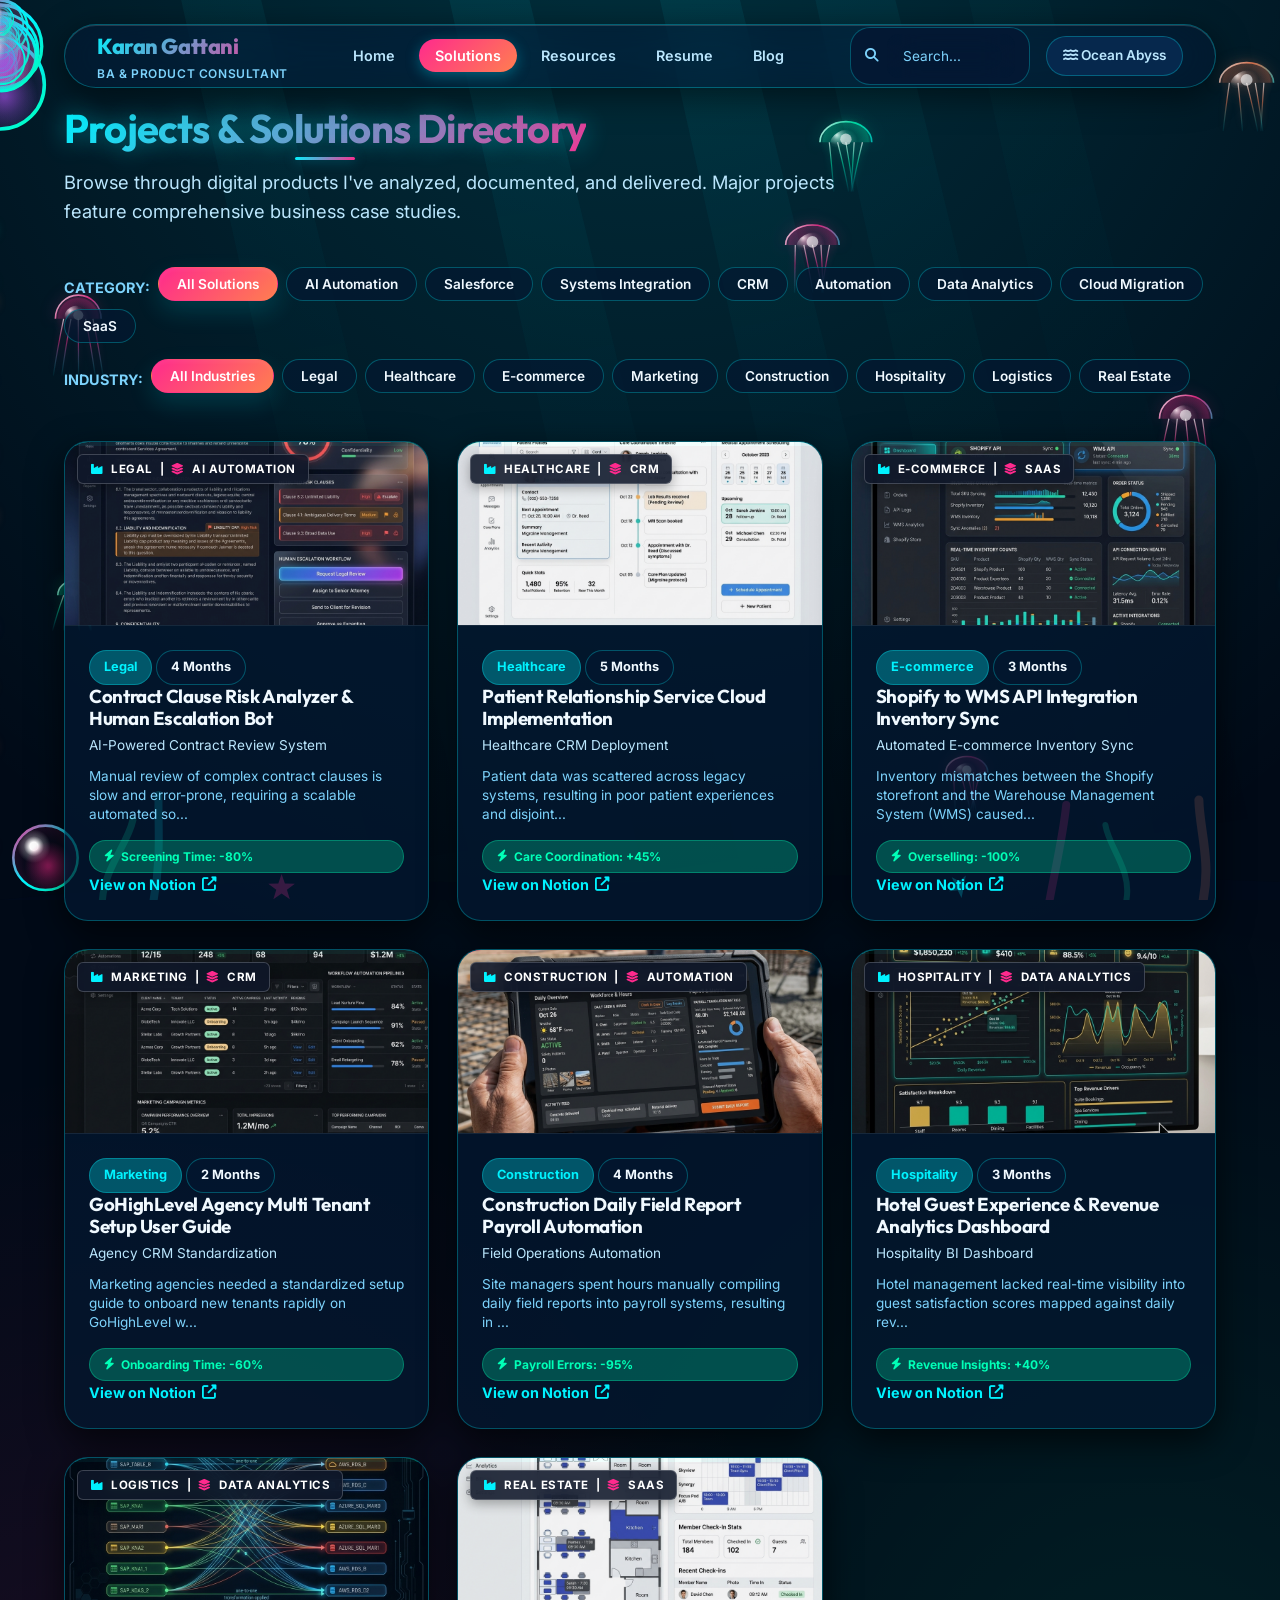
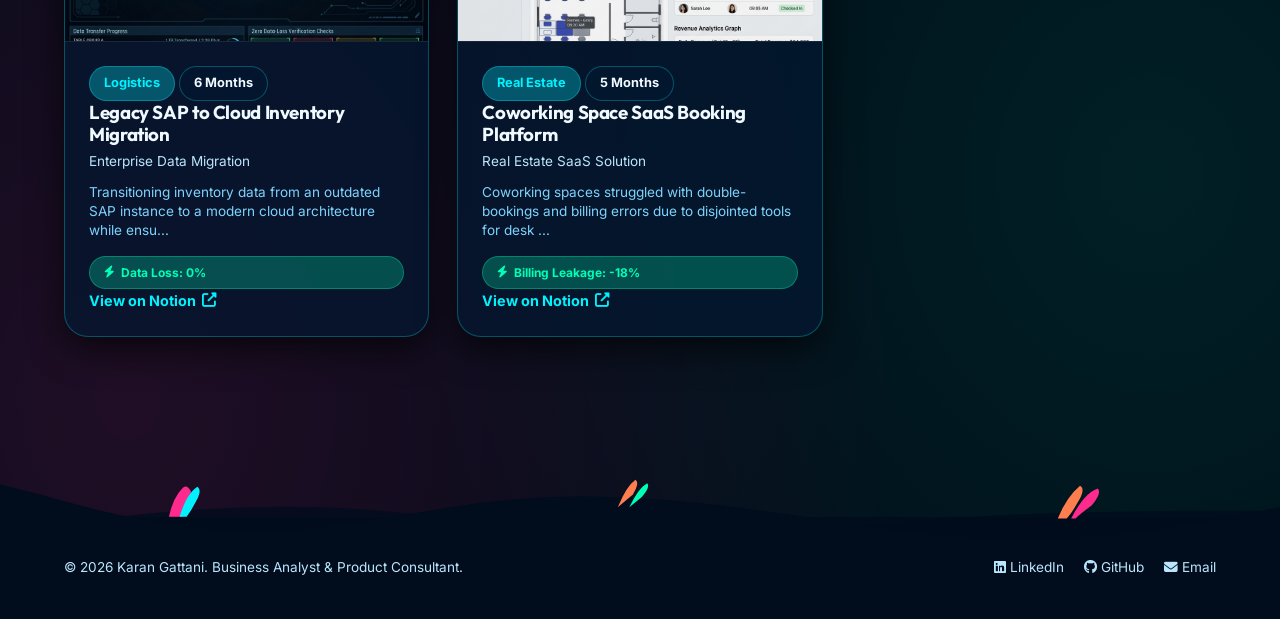
<file: projects.html>
<!DOCTYPE html>
<html lang="en" data-theme="dark">
<head>
  <script>!function(){var e=localStorage.getItem("portfolio-theme");if(e)document.documentElement.setAttribute("data-theme",e);else{document.documentElement.setAttribute("data-theme","dark");localStorage.setItem("portfolio-theme","dark")}}();</script>
  <meta charset="UTF-8">
  <meta name="viewport" content="width=device-width, initial-scale=1.0">
  <title>Projects & Solutions Directory | Karan Gattani</title>
  <meta name="description" content="Explore Karan Gattani's Business Analyst projects, filtered by SaaS, CRM, AI Automation, and industry verticals.">
  <link rel="stylesheet" href="css/style.css">
  <link rel="stylesheet" href="css/components.css">
  <link rel="stylesheet" href="https://cdnjs.cloudflare.com/ajax/libs/font-awesome/6.4.0/css/all.min.css">
</head>
<body>
  <canvas id="canvas-bubbles"></canvas>
  
  <!-- Fixed Top Navbar -->
  <nav class="navbar">
    <div class="nav-brand">
      <span class="nav-brand-name">Karan Gattani</span>
      <span class="nav-brand-title">BA & Product Consultant</span>
    </div>
    
    <ul class="nav-links">
      <li class="nav-link-item"><a href="index.html">Home</a></li>
      <li class="nav-link-item active"><a href="projects.html">Solutions</a></li>
      <li class="nav-link-item"><a href="documents.html">Resources</a></li>
      <li class="nav-link-item"><a href="resume.html">Resume</a></li>
      <li class="nav-link-item"><a href="blog.html">Blog</a></li>
    </ul>

    <div class="nav-controls">
      <div class="search-box">
        <i class="fas fa-search search-icon"></i>
        <input type="text" id="global-search" placeholder="Search...">
      </div>
      <div class="theme-toggle">
        <span class="theme-toggle-label"><i class="fas fa-moon"></i> Dark Mode</span>
      </div>
    </div>
  </nav>

  <!-- Mobile Top Nav -->
  <header class="mobile-nav-bar">
    <div class="nav-brand">
      <span class="nav-brand-name">Karan Gattani</span>
    </div>
    <button class="menu-toggle-btn" aria-label="Toggle Menu">
      <i class="fas fa-bars"></i>
    </button>
  </header>

  <!-- Mobile Menu Drawer -->
  <div class="mobile-menu-drawer">
    <a href="index.html">Home</a>
    <a href="projects.html" class="active">Solutions</a>
    <a href="documents.html">Resources</a>
    <a href="resume.html">Resume</a>
    <a href="blog.html">Blog</a>
    <div class="theme-toggle" style="margin-top: auto; padding: 12px; background-color: var(--bg-tertiary); border-radius: 8px; text-align: center;">
      <span class="theme-toggle-label"><i class="fas fa-moon"></i> Dark Mode</span>
    </div>
  </div>

  <div class="app-container">
    <main class="main-content">
      <div class="container">
        
        <!-- Projects Header -->
        <section class="section-header" style="margin-bottom: 40px;">
          <h1 class="section-title">Projects & Solutions Directory</h1>
          <p class="section-description">Browse through digital products I've analyzed, documented, and delivered. Major projects feature comprehensive business case studies.</p>
        </section>

        <!-- Interactive Filters (styled as bubble clouds) -->
        <section style="margin-bottom: 40px;">
          <div class="filter-bar" id="category-filters">
            <span style="font-weight: 700; font-size: 0.9rem; align-self: center; margin-right: 8px; color: var(--text-muted); text-transform: uppercase;">Category:</span>
            <button class="filter-btn active" data-filter="all">All Solutions</button>
            <button class="filter-btn" data-filter="AI Automation">AI Automation</button>
            <button class="filter-btn" data-filter="Salesforce">Salesforce</button>
            <button class="filter-btn" data-filter="Systems Integration">Systems Integration</button>
            <button class="filter-btn" data-filter="CRM">CRM</button>
            <button class="filter-btn" data-filter="Automation">Automation</button>
            <button class="filter-btn" data-filter="Data Analytics">Data Analytics</button>
            <button class="filter-btn" data-filter="Cloud Migration">Cloud Migration</button>
            <button class="filter-btn" data-filter="SaaS">SaaS</button>
          </div>

          <div class="filter-bar" id="industry-filters" style="border-bottom: none; margin-top: -8px; margin-bottom: 0;">
            <span style="font-weight: 700; font-size: 0.9rem; align-self: center; margin-right: 8px; color: var(--text-muted); text-transform: uppercase;">Industry:</span>
            <button class="filter-btn active" data-filter="all">All Industries</button>
            <button class="filter-btn" data-filter="Legal">Legal</button>
            <button class="filter-btn" data-filter="Healthcare">Healthcare</button>
            <button class="filter-btn" data-filter="E-commerce">E-commerce</button>
            <button class="filter-btn" data-filter="Marketing">Marketing</button>
            <button class="filter-btn" data-filter="Construction">Construction</button>
            <button class="filter-btn" data-filter="Hospitality">Hospitality</button>
            <button class="filter-btn" data-filter="Logistics">Logistics</button>
            <button class="filter-btn" data-filter="Real Estate">Real Estate</button>
          </div>
        </section>

        <!-- Projects Grid -->
        <section style="margin-bottom: 60px;">
          <div class="projects-container" id="projects-grid-container">
            <!-- Rendered dynamically -->
          </div>
        </section>

      </div>
    </main>


    <!-- Footer -->
    <footer class="app-footer">
      <div class="container" style="display: flex; justify-content: space-between; align-items: center; flex-wrap: wrap; gap: 16px;">
        <span>© 2026 Karan Gattani. Business Analyst & Product Consultant.</span>
        <div style="display: flex; gap: 20px;">
          <a href="https://www.linkedin.com/in/karangattani/" target="_blank"><i class="fab fa-linkedin"></i> LinkedIn</a>
          <a href="https://github.com/karangattani07" target="_blank"><i class="fab fa-github"></i> GitHub</a>
          <a href="mailto:karangattani07@gmail.com"><i class="fas fa-envelope"></i> Email</a>
        </div>
      </div>
    </footer>
  </div>

  <script src="js/data-loader.js"></script>
  <script src="js/shared.js"></script>
  <script>
    document.addEventListener('DOMContentLoaded', async () => {
      const container = document.getElementById('projects-grid-container');
      const ALL_PROJECTS = await DataLoader.getProjects() || [];
      const categoryFilters = document.querySelectorAll('#category-filters .filter-btn');
      const industryFilters = document.querySelectorAll('#industry-filters .filter-btn');
      
      let activeCategory = 'all';
      let activeIndustry = 'all';

      // Maps themes dynamically
      function getThemeClass(category) {
        if (category === 'AI') return 'card-accent';
        if (category === 'SaaS') return 'card-info';
        if (category === 'CRM') return 'card-success';
        if (category === 'Automation') return 'card-primary';
        return 'card-info';
      }

      function norm(str) {
        return (str || '').toString().trim().toLowerCase();
      }

      function renderProjects() {
        const filtered = ALL_PROJECTS.filter(p => {
          const pCat = norm(p.category);
          const pInd = norm(p.industry);
          const aCat = norm(activeCategory);
          const aInd = norm(activeIndustry);

          const matchCat = aCat === 'all' || pCat === aCat || (aCat.includes('data') && pCat.includes('data'));
          const matchInd = aInd === 'all' || pInd === aInd || (aInd.includes('customer') && pInd.includes('customer')) || (aInd.includes('crm') && (pInd.includes('crm') || pCat.includes('crm')));

          return matchCat && matchInd;
        });

        if (filtered.length === 0) {
          container.innerHTML = `
            <div style="grid-column: 1/-1; text-align: center; padding: 60px; color: var(--text-muted);">
              <i class="fas fa-search" style="font-size: 3rem; margin-bottom: 16px; color: var(--primary);"></i>
              <p style="font-size: 1.1rem; color: var(--text-primary); margin-bottom: 12px;">No projects match your current filter selections.</p>
              <button id="reset-filters-btn" class="btn btn-secondary" style="margin: 0 auto; display: inline-flex; align-items: center; gap: 8px;"><i class="fas fa-undo"></i> Reset All Filters</button>
            </div>
          `;
          document.getElementById('reset-filters-btn')?.addEventListener('click', () => {
            activeCategory = 'all';
            activeIndustry = 'all';
            categoryFilters.forEach(b => b.classList.toggle('active', b.getAttribute('data-filter') === 'all'));
            industryFilters.forEach(b => b.classList.toggle('active', b.getAttribute('data-filter') === 'all'));
            renderProjects();
          });
          return;
        }

        container.innerHTML = filtered.map(p => {
          const metricsHTML = Object.entries(p.metrics).map(([label, val]) => `
            <span class="badge badge-success" style="font-size: 0.75rem;"><i class="fas fa-bolt"></i> ${label}: ${val}</span>
          `).join(' ');

          const targetUrl = p.notionUrl || '#';
          const actionLink = `href="${targetUrl}" target="_blank" rel="noopener noreferrer"`;
          const actionLabel = 'View on Notion <i class="fas fa-external-link-alt"></i>';

          return `
            <div class="card ${getThemeClass(p.category)} project-card" style="display: flex; flex-direction: column; height: 480px; padding: 0; overflow: hidden;">
              <div style="height: 190px; width: 100%; border-bottom: 1px solid rgba(255,255,255,0.08); overflow: hidden; position: relative;">
                <img src="${p.imageUrl}" alt="${p.title} Mockup" style="width: 100%; height: 100%; object-fit: cover; opacity: 0.95; transition: transform 0.3s ease;" onmouseover="this.style.transform='scale(1.05)'" onmouseout="this.style.transform='scale(1)'">
                <div style="position: absolute; top: 12px; left: 12px; background: rgba(15, 23, 42, 0.88); backdrop-filter: blur(8px); border: 1px solid rgba(255,255,255,0.2); border-radius: 6px; padding: 5px 12px; font-size: 0.72rem; font-weight: 700; color: #ffffff; letter-spacing: 0.5px; text-transform: uppercase; box-shadow: 0 4px 12px rgba(0,0,0,0.3);">
                  <i class="fas fa-industry" style="margin-right: 4px; color: var(--primary);"></i> ${p.industry} &nbsp;|&nbsp; <i class="fas fa-layer-group" style="margin-right: 4px; color: var(--accent);"></i> ${p.category}
                </div>
              </div>
              <div style="padding: 24px; display: flex; flex-direction: column; flex-grow: 1; justify-content: space-between;">
                <div>
                  <div class="project-meta">
                    <span class="badge badge-primary">${p.industry}</span>
                    <span class="badge">${p.duration}</span>
                  </div>
                  <h3 class="project-title" style="margin-bottom: 6px;">${p.title}</h3>
                  <p class="project-excerpt" style="font-size: 0.85rem; color: var(--text-secondary); line-height: 1.4; margin-bottom: 12px;">${p.subtitle}</p>
                  <div style="margin-bottom: 16px;">
                    <p style="font-size: 0.85rem; color: var(--text-muted); line-height: 1.4;">${p.problem.slice(0, 100)}...</p>
                  </div>
                </div>

                <div class="project-footer">
                  <div style="display: flex; flex-direction: column; gap: 4px;">
                    ${metricsHTML}
                  </div>
                  <a ${actionLink} class="project-action-btn" style="color: var(--primary); font-weight: 700; font-size: 0.9rem; cursor: pointer; display: flex; align-items: center; gap: 6px;">
                    ${actionLabel}
                  </a>
                </div>
              </div>
            </div>
          `;
        }).join('');
      }

      // Filter Events
      categoryFilters.forEach(btn => {
        btn.addEventListener('click', () => {
          categoryFilters.forEach(b => b.classList.remove('active'));
          btn.classList.add('active');
          activeCategory = btn.getAttribute('data-filter');
          renderProjects();
        });
      });

      industryFilters.forEach(btn => {
        btn.addEventListener('click', () => {
          industryFilters.forEach(b => b.classList.remove('active'));
          btn.classList.add('active');
          activeIndustry = btn.getAttribute('data-filter');
          renderProjects();
        });
      });

      renderProjects();
    });
  </script>
</body>
</html>
</file>
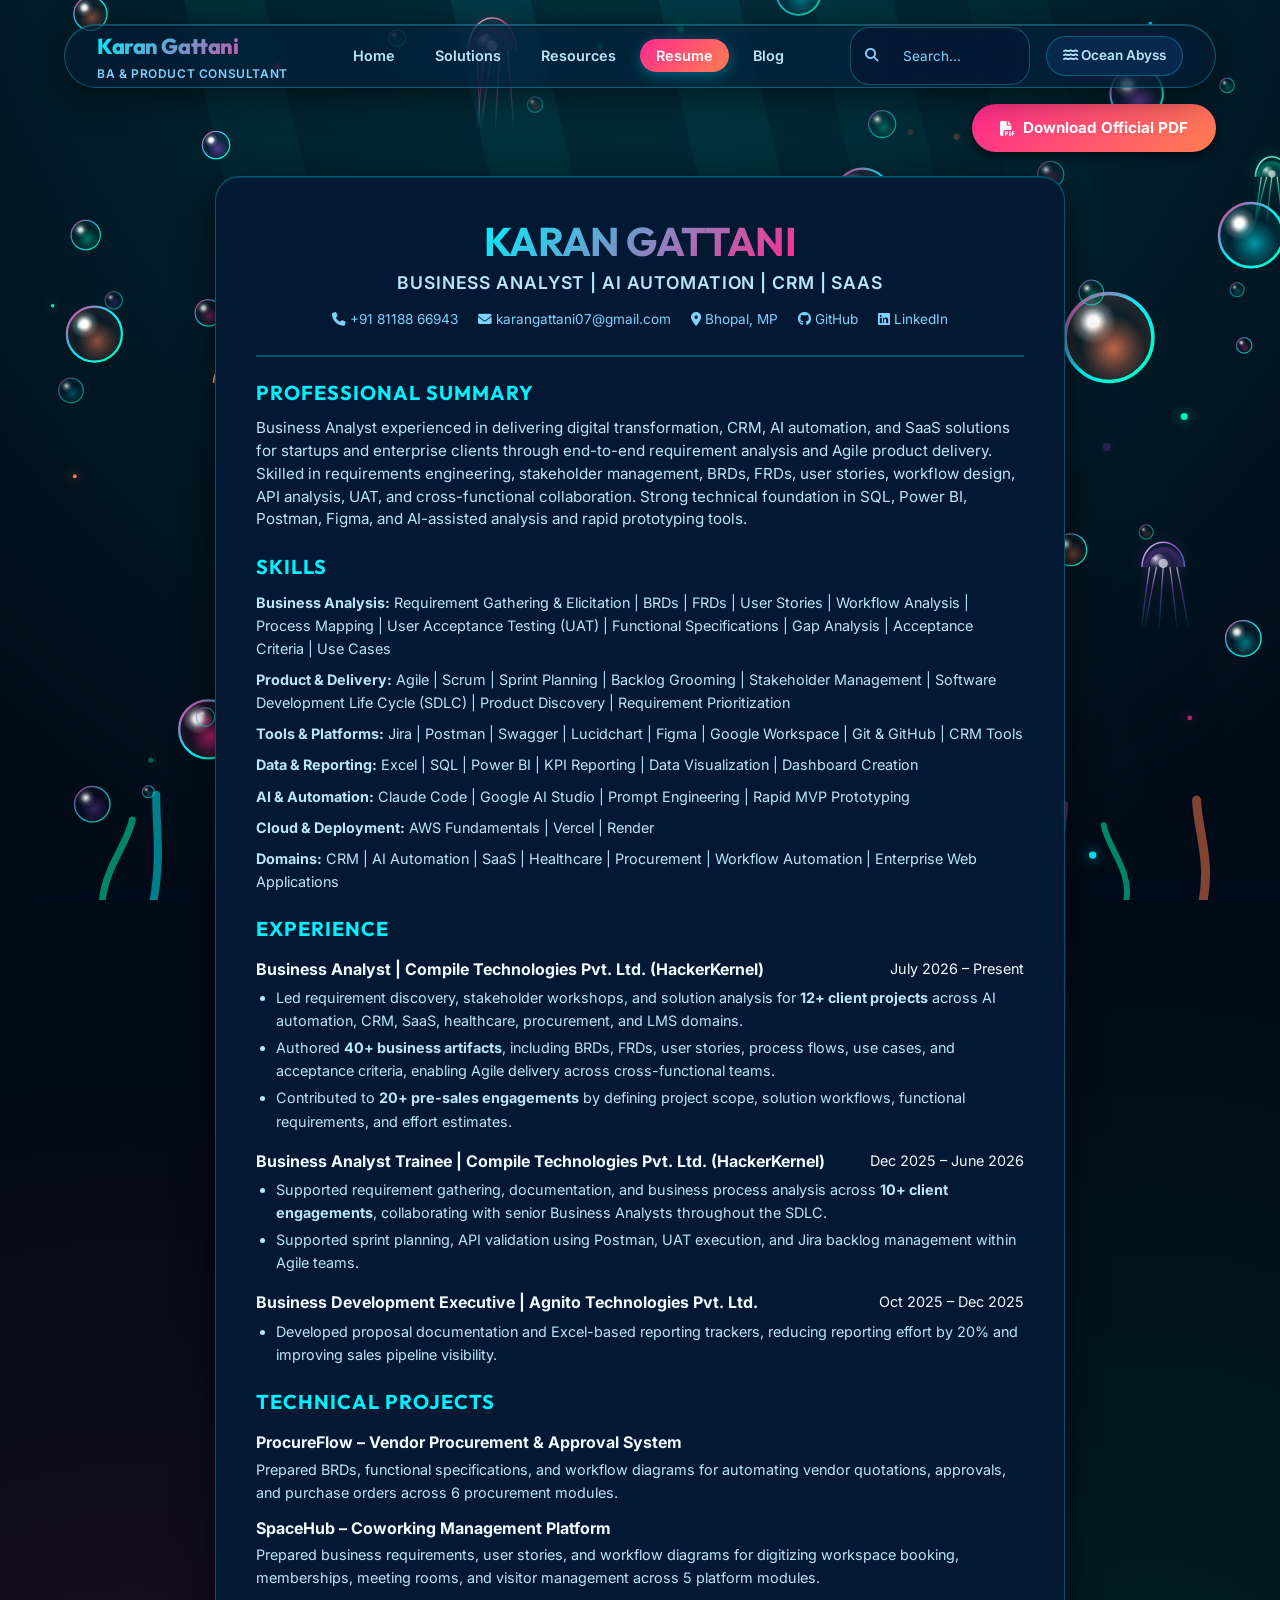
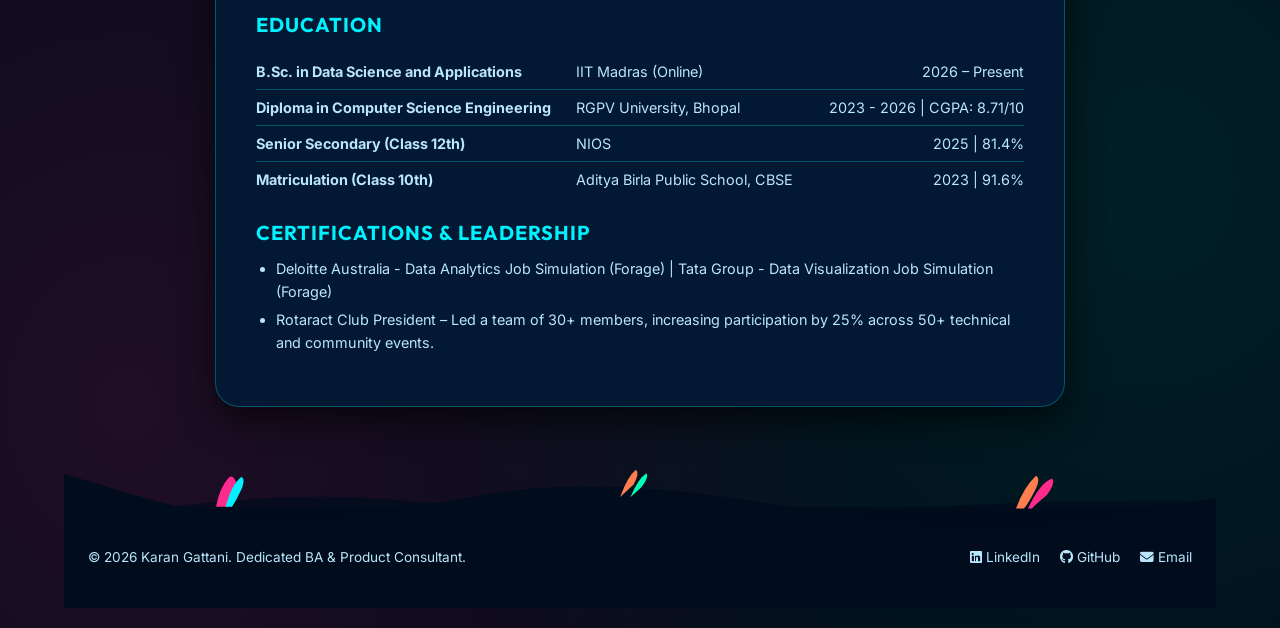
<file: resume.html>
<!DOCTYPE html>
<html lang="en" data-theme="dark">

<head>
  <script>!function(){var e=localStorage.getItem("portfolio-theme");if(e)document.documentElement.setAttribute("data-theme",e);else{document.documentElement.setAttribute("data-theme","dark");localStorage.setItem("portfolio-theme","dark")}}();</script>
  <meta charset="UTF-8">
  <meta name="viewport" content="width=device-width, initial-scale=1.0">
  <title>Resume | Karan Gattani</title>
  <meta name="description" content="Professional Business Analyst resume for Karan Gattani. Printable clean CV view.">
  <link rel="stylesheet" href="css/style.css">
  <link rel="stylesheet" href="css/components.css">
  <link rel="stylesheet" href="https://cdnjs.cloudflare.com/ajax/libs/font-awesome/6.4.0/css/all.min.css">
  <style>
    /* Printing stylesheet rules */
    @media print {
      body {
        background-color: #ffffff !important;
        color: #000000 !important;
        font-size: 11pt !important;
        line-height: 1.4 !important;
      }

      .sidebar,
      .mobile-header,
      .header-bar,
      .theme-toggle,
      .print-btn-container,
      footer {
        display: none !important;
      }

      .main-content {
        margin-left: 0 !important;
        padding: 0 !important;
        width: 100% !important;
      }

      .card {
        background-color: transparent !important;
        border: none !important;
        box-shadow: none !important;
        padding: 0 !important;
        margin-bottom: 20px !important;
      }

      .badge,
      .badge-primary,
      .badge-success {
        border: 1px solid #000000 !important;
        background-color: transparent !important;
        color: #000000 !important;
      }

      h1,
      h2,
      h3,
      h4,
      h5,
      h6 {
        color: #000000 !important;
        page-break-after: avoid;
      }

      .resume-section {
        border-bottom: 1px solid #dddddd !important;
        padding-bottom: 12px !important;
        margin-bottom: 16px !important;
      }
    }
  </style>
</head>

<body>
  
  <!-- Fixed Top Navbar -->
  <nav class="navbar">
    <div class="nav-brand">
      <span class="nav-brand-name">Karan Gattani</span>
      <span class="nav-brand-title">BA & Product Consultant</span>
    </div>
    
    <ul class="nav-links">
      <li class="nav-link-item"><a href="index.html">Home</a></li>
      <li class="nav-link-item"><a href="projects.html">Solutions</a></li>
      <li class="nav-link-item"><a href="documents.html">Resources</a></li>
      <li class="nav-link-item active"><a href="resume.html">Resume</a></li>
      <li class="nav-link-item"><a href="blog.html">Blog</a></li>
    </ul>

    <div class="nav-controls">
      <div class="search-box">
        <i class="fas fa-search search-icon"></i>
        <input type="text" id="global-search" placeholder="Search...">
      </div>
      <div class="theme-toggle">
        <span class="theme-toggle-label"><i class="fas fa-moon"></i> Dark Mode</span>
      </div>
    </div>
  </nav>

  <!-- Mobile Top Nav -->
  <header class="mobile-nav-bar">
    <div class="nav-brand">
      <span class="nav-brand-name">Karan Gattani</span>
    </div>
    <button class="menu-toggle-btn" aria-label="Toggle Menu">
      <i class="fas fa-bars"></i>
    </button>
  </header>

  <!-- Mobile Menu Drawer -->
  <div class="mobile-menu-drawer">
    <a href="index.html">Home</a>
    <a href="projects.html">Solutions</a>
    <a href="documents.html">Resources</a>
    <a href="resume.html" class="active">Resume</a>
    <div class="theme-toggle" style="margin-top: auto; padding: 12px; background-color: var(--bg-tertiary); border-radius: 8px; text-align: center;">
      <span class="theme-toggle-label"><i class="fas fa-moon"></i> Dark Mode</span>
    </div>
  </div>

  <div class="app-container">
    <main class="main-content">
      <div class="container">
        
        <!-- Printable controls -->
        <div style="display: flex; justify-content: flex-end; margin-bottom: 24px;" class="print-btn-container">
          <a href="Karan_Gattani_Resume.pdf" download class="btn btn-primary"><i class="fas fa-file-pdf"></i> Download Official PDF</a>
        </div>

      <!-- Printable Resume Wrapper -->
      <div class="card"
        style="padding: 40px; max-width: 850px; margin: 0 auto 40px auto; background-color: var(--bg-secondary);">

        <!-- Header -->
        <header
          style="text-align: center; border-bottom: 2px solid var(--border); padding-bottom: 24px; margin-bottom: 24px;">
          <h1
            style="font-size: 2.5rem; margin-bottom: 4px; background: var(--gradient-primary); -webkit-background-clip: text; -webkit-text-fill-color: transparent; display: inline-block;">
            KARAN GATTANI</h1>
          <p
            style="font-size: 1.1rem; font-weight: 600; color: var(--text-secondary); text-transform: uppercase; letter-spacing: 0.05em;">
            Business Analyst | AI Automation | CRM | SaaS</p>
          <div
            style="display: flex; justify-content: center; gap: 20px; flex-wrap: wrap; margin-top: 12px; font-size: 0.85rem; color: var(--text-muted);">
            <span><i class="fas fa-phone"></i> +91 81188 66943</span>
            <span><i class="fas fa-envelope"></i> karangattani07@gmail.com</span>
            <span><i class="fas fa-map-marker-alt"></i> Bhopal, MP</span>
            <span><a href="https://github.com/karangattani07" target="_blank"><i class="fab fa-github"></i>
                GitHub</a></span>
            <span><a href="https://www.linkedin.com/in/karangattani/" target="_blank"><i
                  class="fab fa-linkedin"></i> LinkedIn</a></span>
          </div>
        </header>

        <!-- Summary -->
        <section class="resume-section" style="margin-bottom: 24px;">
          <h2
            style="font-size: 1.25rem; margin-bottom: 12px; color: var(--primary); text-transform: uppercase; letter-spacing: 0.05em;">
            Professional Summary</h2>
          <p style="font-size: 0.95rem; color: var(--text-secondary); line-height: 1.5;">
            Business Analyst experienced in delivering digital transformation, CRM, AI automation, and SaaS solutions
            for startups and enterprise clients through end-to-end requirement analysis and Agile product delivery.
            Skilled in requirements engineering, stakeholder management, BRDs, FRDs, user stories, workflow design, API
            analysis, UAT, and cross-functional collaboration. Strong technical foundation in SQL, Power BI, Postman,
            Figma, and AI-assisted analysis and rapid prototyping tools.
          </p>
        </section>

        <!-- Skills -->
        <section class="resume-section" style="margin-bottom: 24px;">
          <h2
            style="font-size: 1.25rem; margin-bottom: 12px; color: var(--primary); text-transform: uppercase; letter-spacing: 0.05em;">
            Skills</h2>
          <ul
            style="list-style: none; display: flex; flex-direction: column; gap: 8px; font-size: 0.9rem; color: var(--text-secondary);">
            <li><strong>Business Analysis:</strong> Requirement Gathering & Elicitation | BRDs | FRDs | User Stories |
              Workflow Analysis | Process Mapping | User Acceptance Testing (UAT) | Functional Specifications | Gap
              Analysis | Acceptance Criteria | Use Cases</li>
            <li><strong>Product & Delivery:</strong> Agile | Scrum | Sprint Planning | Backlog Grooming | Stakeholder
              Management | Software Development Life Cycle (SDLC) | Product Discovery | Requirement Prioritization</li>
            <li><strong>Tools & Platforms:</strong> Jira | Postman | Swagger | Lucidchart | Figma | Google Workspace |
              Git & GitHub | CRM Tools</li>
            <li><strong>Data & Reporting:</strong> Excel | SQL | Power BI | KPI Reporting | Data Visualization |
              Dashboard Creation</li>
            <li><strong>AI & Automation:</strong> Claude Code | Google AI Studio | Prompt Engineering | Rapid MVP
              Prototyping</li>
            <li><strong>Cloud & Deployment:</strong> AWS Fundamentals | Vercel | Render</li>
            <li><strong>Domains:</strong> CRM | AI Automation | SaaS | Healthcare | Procurement | Workflow Automation |
              Enterprise Web Applications</li>
          </ul>
        </section>

        <!-- Experience -->
        <section class="resume-section" style="margin-bottom: 24px;">
          <h2
            style="font-size: 1.25rem; margin-bottom: 16px; color: var(--primary); text-transform: uppercase; letter-spacing: 0.05em;">
            Experience</h2>

          <div style="margin-bottom: 16px;">
            <div style="display: flex; justify-content: space-between; margin-bottom: 4px;">
              <strong>Business Analyst | Compile Technologies Pvt. Ltd. (HackerKernel)</strong>
              <span class="text-muted" style="font-size: 0.9rem;">July 2026 â€“ Present</span>
            </div>
            <ul
              style="list-style: disc; margin-left: 20px; font-size: 0.9rem; color: var(--text-secondary); display: flex; flex-direction: column; gap: 4px;">
              <li>Led requirement discovery, stakeholder workshops, and solution analysis for <strong>12+ client projects</strong> across AI automation, CRM, SaaS, healthcare, procurement, and LMS domains.</li>
              <li>Authored <strong>40+ business artifacts</strong>, including BRDs, FRDs, user stories, process flows, use cases, and acceptance criteria, enabling Agile delivery across cross-functional teams.</li>
              <li>Contributed to <strong>20+ pre-sales engagements</strong> by defining project scope, solution workflows, functional requirements, and effort estimates.</li>
            </ul>
          </div>

          <div style="margin-bottom: 16px;">
            <div style="display: flex; justify-content: space-between; margin-bottom: 4px;">
              <strong>Business Analyst Trainee | Compile Technologies Pvt. Ltd. (HackerKernel)</strong>
              <span class="text-muted" style="font-size: 0.9rem;">Dec 2025 â€“ June 2026</span>
            </div>
            <ul
              style="list-style: disc; margin-left: 20px; font-size: 0.9rem; color: var(--text-secondary); display: flex; flex-direction: column; gap: 4px;">
              <li>Supported requirement gathering, documentation, and business process analysis across <strong>10+ client engagements</strong>, collaborating with senior Business Analysts throughout the SDLC.</li>
              <li>Supported sprint planning, API validation using Postman, UAT execution, and Jira backlog management
                within Agile teams.</li>
            </ul>
          </div>

          <div>
            <div style="display: flex; justify-content: space-between; margin-bottom: 4px;">
              <strong>Business Development Executive | Agnito Technologies Pvt. Ltd.</strong>
              <span class="text-muted" style="font-size: 0.9rem;">Oct 2025 â€“ Dec 2025</span>
            </div>
            <ul
              style="list-style: disc; margin-left: 20px; font-size: 0.9rem; color: var(--text-secondary); display: flex; flex-direction: column; gap: 4px;">
              <li>Developed proposal documentation and Excel-based reporting trackers, reducing reporting effort by 20%
                and improving sales pipeline visibility.</li>
            </ul>
          </div>
        </section>

        <!-- Technical Projects -->
        <section class="resume-section" style="margin-bottom: 24px;">
          <h2
            style="font-size: 1.25rem; margin-bottom: 16px; color: var(--primary); text-transform: uppercase; letter-spacing: 0.05em;">
            Technical Projects</h2>

          <div style="margin-bottom: 12px;">
            <strong>ProcureFlow â€“ Vendor Procurement & Approval System</strong>
            <p style="font-size: 0.9rem; color: var(--text-secondary); margin-top: 2px;">Prepared BRDs, functional
              specifications, and workflow diagrams for automating vendor quotations, approvals, and purchase orders
              across 6 procurement modules.</p>
          </div>

          <div>
            <strong>SpaceHub â€“ Coworking Management Platform</strong>
            <p style="font-size: 0.9rem; color: var(--text-secondary); margin-top: 2px;">Prepared business requirements,
              user stories, and workflow diagrams for digitizing workspace booking, memberships, meeting rooms, and
              visitor management across 5 platform modules.</p>
          </div>
        </section>

        <!-- Education -->
        <section class="resume-section" style="margin-bottom: 24px;">
          <h2
            style="font-size: 1.25rem; margin-bottom: 16px; color: var(--primary); text-transform: uppercase; letter-spacing: 0.05em;">
            Education</h2>
          <table style="width: 100%; border-collapse: collapse; font-size: 0.9rem; color: var(--text-secondary);">
            <tr style="border-bottom: 1px solid var(--border); height: 36px;">
              <td><strong>B.Sc. in Data Science and Applications</strong></td>
              <td>IIT Madras (Online)</td>
              <td style="text-align: right;">2026 â€“ Present</td>
            </tr>
            <tr style="border-bottom: 1px solid var(--border); height: 36px;">
              <td><strong>Diploma in Computer Science Engineering</strong></td>
              <td>RGPV University, Bhopal</td>
              <td style="text-align: right;">2023 - 2026 | CGPA: 8.71/10</td>
            </tr>
            <tr style="border-bottom: 1px solid var(--border); height: 36px;">
              <td><strong>Senior Secondary (Class 12th)</strong></td>
              <td>NIOS</td>
              <td style="text-align: right;">2025 | 81.4%</td>
            </tr>
            <tr style="height: 36px;">
              <td><strong>Matriculation (Class 10th)</strong></td>
              <td>Aditya Birla Public School, CBSE</td>
              <td style="text-align: right;">2023 | 91.6%</td>
            </tr>
          </table>
        </section>

        <!-- Certifications & Leadership -->
        <section style="margin-bottom: 12px;">
          <h2
            style="font-size: 1.25rem; margin-bottom: 12px; color: var(--primary); text-transform: uppercase; letter-spacing: 0.05em;">
            Certifications & Leadership</h2>
          <ul
            style="list-style: disc; margin-left: 20px; font-size: 0.9rem; color: var(--text-secondary); display: flex; flex-direction: column; gap: 4px;">
            <li>Deloitte Australia - Data Analytics Job Simulation (Forage) | Tata Group - Data Visualization Job
              Simulation (Forage)</li>
            <li>Rotaract Club President â€“ Led a team of 30+ members, increasing participation by 25% across 50+ technical and community events.</li>
          </ul>
        </section>

      </div>

      <!-- Footer -->
      <footer class="app-footer">
        <div class="container" style="display: flex; justify-content: space-between; align-items: center; flex-wrap: wrap; gap: 20px;">
          <div>
            &copy; 2026 Karan Gattani. Dedicated BA & Product Consultant.
          </div>
          <div style="display: flex; gap: 20px;">
            <a href="https://www.linkedin.com/in/karangattani/" target="_blank"><i class="fab fa-linkedin"></i> LinkedIn</a>
            <a href="https://github.com/karangattani07" target="_blank"><i class="fab fa-github"></i> GitHub</a>
            <a href="mailto:karangattani07@gmail.com"><i class="fas fa-envelope"></i> Email</a>
          </div>
        </div>
      </footer>
      </div> <!-- closing container -->
    </main>
  </div>

  <script src="js/data-loader.js"></script>
  <script src="js/shared.js"></script>
</body>

</html>
</file>
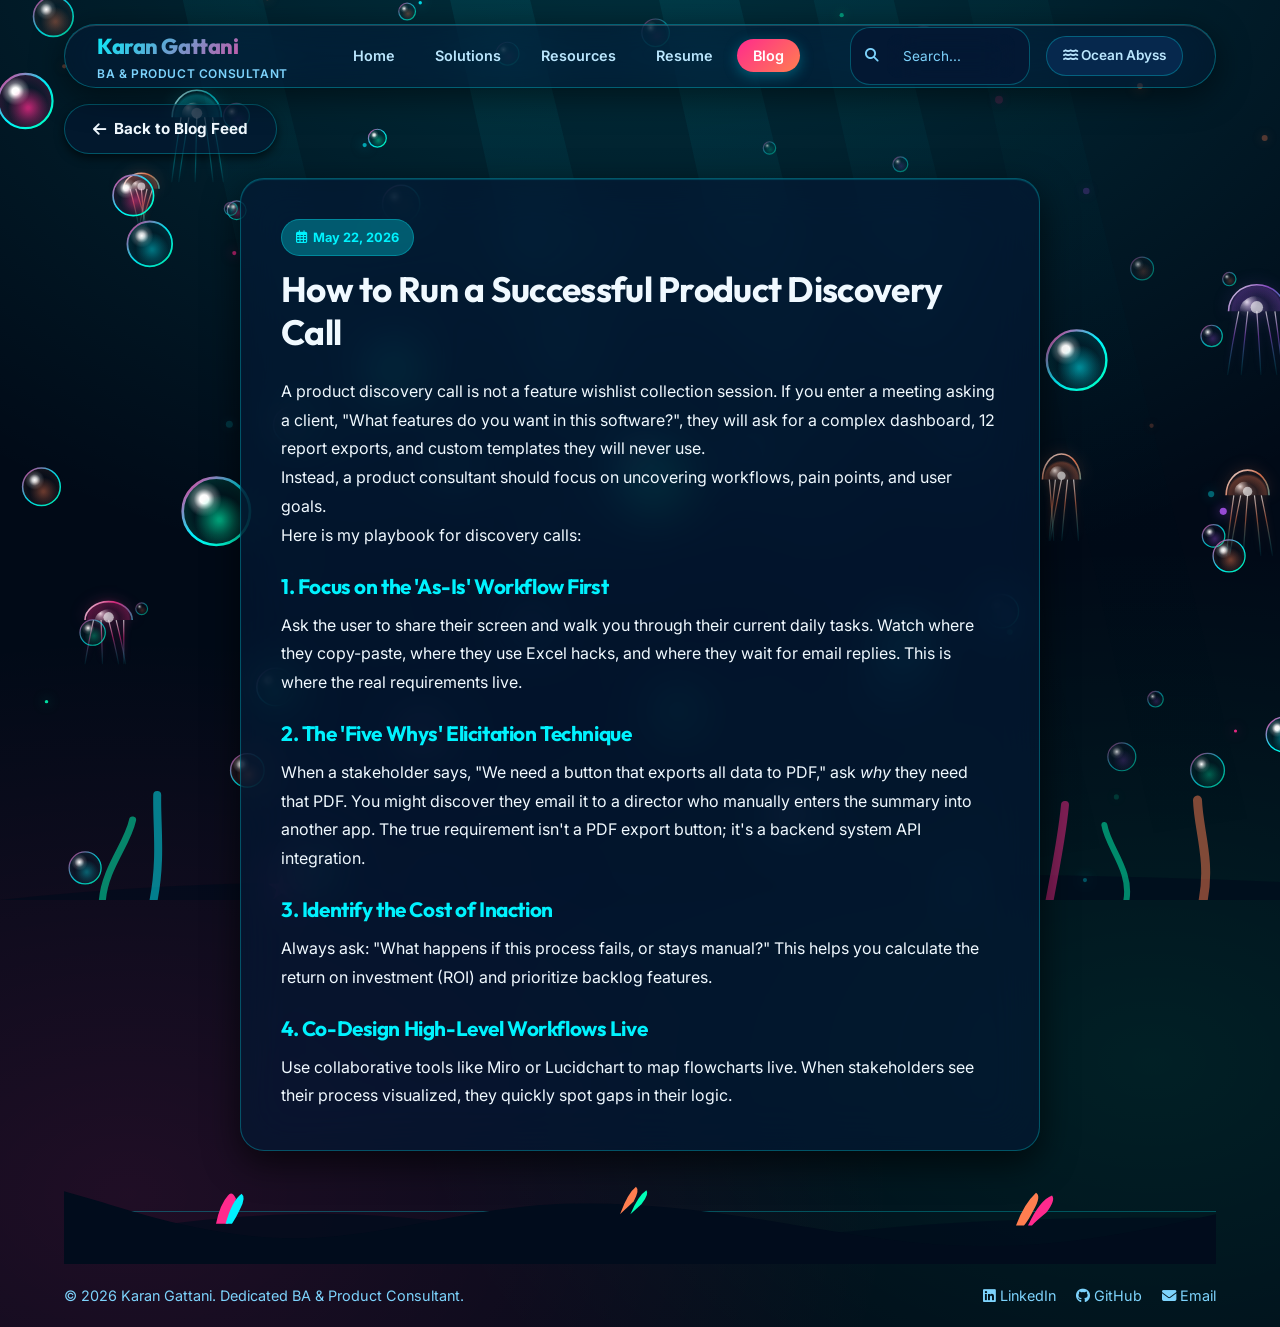
<file: blog/how-to-run-a-successful-product-discovery-call.html>
<!DOCTYPE html>
<html lang="en" data-theme="dark">
<head>
  <script>!function(){var e=localStorage.getItem("portfolio-theme");if(e)document.documentElement.setAttribute("data-theme",e);else{document.documentElement.setAttribute("data-theme","dark");localStorage.setItem("portfolio-theme","dark")}}();</script>
  <meta charset="UTF-8">
  <meta name="viewport" content="width=device-width, initial-scale=1.0">
  <title>How to Run a Successful Product Discovery Call | Karan Gattani</title>
  <meta name="description" content="A guide by Karan Gattani on how to run product discovery calls.">
  <link rel="stylesheet" href="../css/style.css">
  <link rel="stylesheet" href="../css/components.css">
  <link rel="stylesheet" href="https://cdnjs.cloudflare.com/ajax/libs/font-awesome/6.4.0/css/all.min.css">
</head>
<body>
  
  <!-- Fixed Top Navbar -->
  <nav class="navbar">
    <div class="nav-brand">
      <span class="nav-brand-name">Karan Gattani</span>
      <span class="nav-brand-title">BA & Product Consultant</span>
    </div>
    
    <ul class="nav-links">
      <li class="nav-link-item"><a href="../index.html">Home</a></li>
      <li class="nav-link-item"><a href="../projects.html">Solutions</a></li>
      <li class="nav-link-item"><a href="../documents.html">Resources</a></li>
      <li class="nav-link-item"><a href="../resume.html">Resume</a></li>
      <li class="nav-link-item active"><a href="../blog.html">Blog</a></li>
    </ul>

    <div class="nav-controls">
      <div class="search-box">
        <i class="fas fa-search search-icon"></i>
        <input type="text" id="global-search" placeholder="Search...">
      </div>
      <div class="theme-toggle">
        <span class="theme-toggle-label"><i class="fas fa-moon"></i> Dark Mode</span>
      </div>
    </div>
  </nav>

  <!-- Mobile Top Nav -->
  <header class="mobile-nav-bar">
    <div class="nav-brand">
      <span class="nav-brand-name">Karan Gattani</span>
    </div>
    <button class="menu-toggle-btn" aria-label="Toggle Menu">
      <i class="fas fa-bars"></i>
    </button>
  </header>

  <!-- Mobile Menu Drawer -->
  <div class="mobile-menu-drawer">
    <a href="../index.html">Home</a>
    <a href="../projects.html">Solutions</a>
    <a href="../documents.html">Resources</a>
    <a href="../resume.html">Resume</a>
    <a href="../blog.html" class="active">Blog</a>
    <div class="theme-toggle" style="margin-top: auto; padding: 12px; background-color: var(--bg-tertiary); border-radius: 8px; text-align: center;">
      <span class="theme-toggle-label"><i class="fas fa-moon"></i> Dark Mode</span>
    </div>
  </div>

  <div class="app-container">
    <main class="main-content">
      
      <div class="container">
        <div style="margin-bottom: 24px;">
          <a href="../blog.html" class="btn btn-secondary" style="display: inline-flex; align-items: center; gap: 8px;"><i class="fas fa-arrow-left"></i> Back to Blog Feed</a>
        </div>

      <!-- Article Section -->
      <article class="card" style="padding: 40px; margin-bottom: 60px; max-width: 800px; margin-left: auto; margin-right: auto; line-height: 1.8;">
        <span class="badge badge-primary"><i class="far fa-calendar-alt"></i> May 22, 2026</span>
        <h1 style="font-size: 2.2rem; margin-top: 12px; margin-bottom: 24px; line-height: 1.2;">How to Run a Successful Product Discovery Call</h1>
        
        <p>A product discovery call is not a feature wishlist collection session. If you enter a meeting asking a client, "What features do you want in this software?", they will ask for a complex dashboard, 12 report exports, and custom templates they will never use.</p>
        
        <p>Instead, a product consultant should focus on uncovering workflows, pain points, and user goals.</p>
        
        <p>Here is my playbook for discovery calls:</p>
        
        <h3 style="font-size: 1.3rem; margin-top: 24px; margin-bottom: 12px; color: var(--primary);">1. Focus on the 'As-Is' Workflow First</h3>
        <p>Ask the user to share their screen and walk you through their current daily tasks. Watch where they copy-paste, where they use Excel hacks, and where they wait for email replies. This is where the real requirements live.</p>
        
        <h3 style="font-size: 1.3rem; margin-top: 24px; margin-bottom: 12px; color: var(--primary);">2. The 'Five Whys' Elicitation Technique</h3>
        <p>When a stakeholder says, "We need a button that exports all data to PDF," ask <em>why</em> they need that PDF. You might discover they email it to a director who manually enters the summary into another app. The true requirement isn't a PDF export button; it's a backend system API integration.</p>
        
        <h3 style="font-size: 1.3rem; margin-top: 24px; margin-bottom: 12px; color: var(--primary);">3. Identify the Cost of Inaction</h3>
        <p>Always ask: "What happens if this process fails, or stays manual?" This helps you calculate the return on investment (ROI) and prioritize backlog features.</p>
        
        <h3 style="font-size: 1.3rem; margin-top: 24px; margin-bottom: 12px; color: var(--primary);">4. Co-Design High-Level Workflows Live</h3>
        <p>Use collaborative tools like Miro or Lucidchart to map flowcharts live. When stakeholders see their process visualized, they quickly spot gaps in their logic.</p>
      </article>

      <!-- Footer -->
      <footer style="border-top: 1px solid var(--border); padding-top: 32px; display: flex; justify-content: space-between; align-items: center; flex-wrap: wrap; gap: 20px; color: var(--text-muted); font-size: 0.9rem;">
        <div>
          Â© 2026 Karan Gattani. Dedicated BA & Product Consultant.
        </div>
        <div style="display: flex; gap: 20px;">
          <a href="https://www.linkedin.com/in/karangattani/" target="_blank" class="hover:text-white"><i class="fab fa-linkedin"></i> LinkedIn</a>
          <a href="https://github.com/karangattani07" target="_blank" class="hover:text-white"><i class="fab fa-github"></i> GitHub</a>
          <a href="mailto:karangattani07@gmail.com" class="hover:text-white"><i class="fas fa-envelope"></i> Email</a>
        </div>
      </footer>

    </main>
  </div>

  <script src="../js/data-loader.js"></script>
  <script src="../js/shared.js"></script>
</body>
</html>
</file>
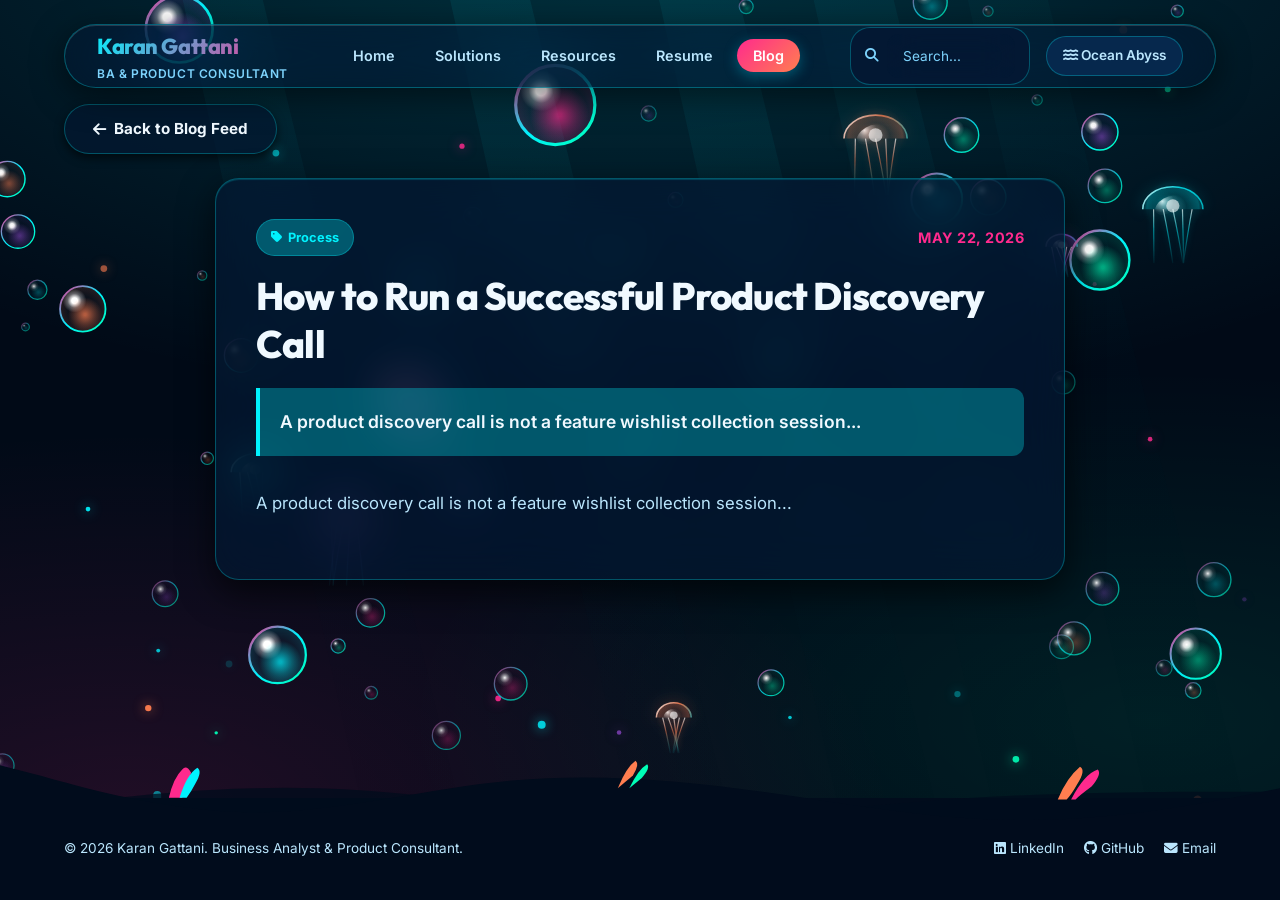
<file: blog/post.html>
<!DOCTYPE html>
<html lang="en" data-theme="dark">
<head>
  <script>!function(){var e=localStorage.getItem("portfolio-theme");if(e)document.documentElement.setAttribute("data-theme",e);else{document.documentElement.setAttribute("data-theme","dark");localStorage.setItem("portfolio-theme","dark")}}();</script>
  <meta charset="UTF-8">
  <meta name="viewport" content="width=device-width, initial-scale=1.0">
  <title id="page-title">Blog Article | Karan Gattani</title>
  <meta name="description" id="page-desc" content="Business Analysis and Product Strategy Article by Karan Gattani.">
  <link rel="stylesheet" href="../css/style.css">
  <link rel="stylesheet" href="../css/components.css">
  <link rel="stylesheet" href="https://cdnjs.cloudflare.com/ajax/libs/font-awesome/6.4.0/css/all.min.css">
</head>
<body>
  
  <!-- Fixed Top Navbar -->
  <nav class="navbar">
    <div class="nav-brand">
      <span class="nav-brand-name">Karan Gattani</span>
      <span class="nav-brand-title">BA & Product Consultant</span>
    </div>
    
    <ul class="nav-links">
      <li class="nav-link-item"><a href="../index.html">Home</a></li>
      <li class="nav-link-item"><a href="../projects.html">Solutions</a></li>
      <li class="nav-link-item"><a href="../documents.html">Resources</a></li>
      <li class="nav-link-item"><a href="../resume.html">Resume</a></li>
      <li class="nav-link-item active"><a href="../blog.html">Blog</a></li>
    </ul>

    <div class="nav-controls">
      <div class="search-box">
        <i class="fas fa-search search-icon"></i>
        <input type="text" id="global-search" placeholder="Search...">
      </div>
      <div class="theme-toggle">
        <span class="theme-toggle-label"><i class="fas fa-moon"></i> Dark Mode</span>
      </div>
    </div>
  </nav>

  <!-- Mobile Top Nav -->
  <header class="mobile-nav-bar">
    <div class="nav-brand">
      <span class="nav-brand-name">Karan Gattani</span>
    </div>
    <button class="menu-toggle-btn" aria-label="Toggle Menu">
      <i class="fas fa-bars"></i>
    </button>
  </header>

  <!-- Mobile Menu Drawer -->
  <div class="mobile-menu-drawer">
    <a href="../index.html">Home</a>
    <a href="../projects.html">Solutions</a>
    <a href="../documents.html">Resources</a>
    <a href="../resume.html">Resume</a>
    <a href="../blog.html" class="active">Blog</a>
    <div class="theme-toggle" style="margin-top: auto; padding: 12px; background-color: var(--bg-tertiary); border-radius: 8px; text-align: center;">
      <span class="theme-toggle-label"><i class="fas fa-moon"></i> Dark Mode</span>
    </div>
  </div>

  <div class="app-container">
    <main class="main-content">
      <div class="container">
        
        <div style="margin-bottom: 24px;">
          <a href="../blog.html" class="btn btn-secondary" style="display: inline-flex; align-items: center; gap: 8px;"><i class="fas fa-arrow-left"></i> Back to Blog Feed</a>
        </div>

        <!-- Article Container -->
        <article class="card" style="padding: 40px; margin-bottom: 60px; max-width: 850px; margin-left: auto; margin-right: auto; line-height: 1.8;">
          <div style="display: flex; justify-content: space-between; align-items: center; margin-bottom: 16px; flex-wrap: wrap; gap: 12px;">
            <span class="badge badge-primary" id="post-category"><i class="fas fa-tag"></i> Process</span>
            <time id="post-date" style="color: var(--accent); font-weight: 700; font-size: 0.9rem; text-transform: uppercase; letter-spacing: 0.5px;">May 2026</time>
          </div>

          <h1 id="post-title" style="font-size: 2.4rem; font-weight: 800; margin-bottom: 20px; line-height: 1.25; color: var(--text-primary);">
            Article Title
          </h1>

          <div id="post-summary-box" style="padding: 20px; background: var(--primary-glow); border-left: 4px solid var(--primary); border-radius: 0 12px 12px 0; margin-bottom: 32px;">
            <p id="post-summary" style="font-size: 1.1rem; color: var(--text-primary); font-weight: 600; line-height: 1.6; margin: 0;">
              Summary text...
            </p>
          </div>

          <div id="post-body" style="font-size: 1.05rem; color: var(--text-secondary); line-height: 1.8;">
            <!-- Rendered markdown content -->
          </div>
        </article>

      </div>
    </main>

    <!-- Footer -->
    <footer class="app-footer">
      <div class="container" style="display: flex; justify-content: space-between; align-items: center; flex-wrap: wrap; gap: 16px;">
        <span>&copy; 2026 Karan Gattani. Business Analyst & Product Consultant.</span>
        <div style="display: flex; gap: 20px;">
          <a href="https://www.linkedin.com/in/karangattani/" target="_blank"><i class="fab fa-linkedin"></i> LinkedIn</a>
          <a href="https://github.com/karangattani07" target="_blank"><i class="fab fa-github"></i> GitHub</a>
          <a href="mailto:karangattani07@gmail.com"><i class="fas fa-envelope"></i> Email</a>
        </div>
      </div>
    </footer>
  </div>

  <script src="../js/data-loader.js"></script>
  <script src="../js/shared.js"></script>
  <script>
    document.addEventListener('DOMContentLoaded', async () => {
      const urlParams = new URLSearchParams(window.location.search);
      const postId = urlParams.get('id');

      const posts = await DataLoader.getBlogPosts() || [];
      const cleanId = (postId || '').trim().toLowerCase();
      const post = posts.find(p => p.id === postId) || posts.find(p => (p.id || '').trim().toLowerCase() === cleanId) || posts[0];

      if (post) {
        document.title = `${post.title} | Karan Gattani`;
        document.getElementById('page-title').innerText = `${post.title} | Karan Gattani`;
        if (post.summary) {
          document.getElementById('page-desc').setAttribute('content', post.summary.slice(0, 160));
        }

        document.getElementById('post-title').innerText = post.title;
        document.getElementById('post-date').innerText = post.date;
        document.getElementById('post-category').innerHTML = `<i class="fas fa-tag"></i> ${post.category || 'Insights'}`;
        document.getElementById('post-summary').innerText = post.summary || post.excerpt || '';

        const rawText = post.content || post.summary || 'Full content available soon.';
        
        let htmlContent = rawText
          .replace(/### (.*)/g, '<h3 style="margin-top:28px; margin-bottom:12px; color:var(--text-primary); font-size:1.4rem; font-weight:700;">$1</h3>')
          .replace(/## (.*)/g, '<h2 style="margin-top:32px; margin-bottom:16px; color:var(--text-primary); font-size:1.75rem; font-weight:800;">$1</h2>')
          .replace(/\*\*([^*]+)\*\*/g, '<strong style="color:var(--text-primary);">$1</strong>')
          .replace(/\*([^*]+)\*/g, '<em>$1</em>')
          .replace(/- (.*)/g, '<li style="margin-bottom:8px; list-style-type: disc;"><i class="fas fa-check" style="color: var(--primary); margin-right: 8px;"></i>$1</li>');

        htmlContent = htmlContent.split('\n\n').map(p => {
          if (p.includes('<li>')) return `<ul style="margin-left: 20px; margin-bottom: 24px; list-style: none;">${p.replace(/\n/g, '')}</ul>`;
          return `<p style="margin-bottom: 20px;">${p}</p>`;
        }).join('');

        document.getElementById('post-body').innerHTML = htmlContent;
      }
    });
  </script>
</body>
</html>
</file>
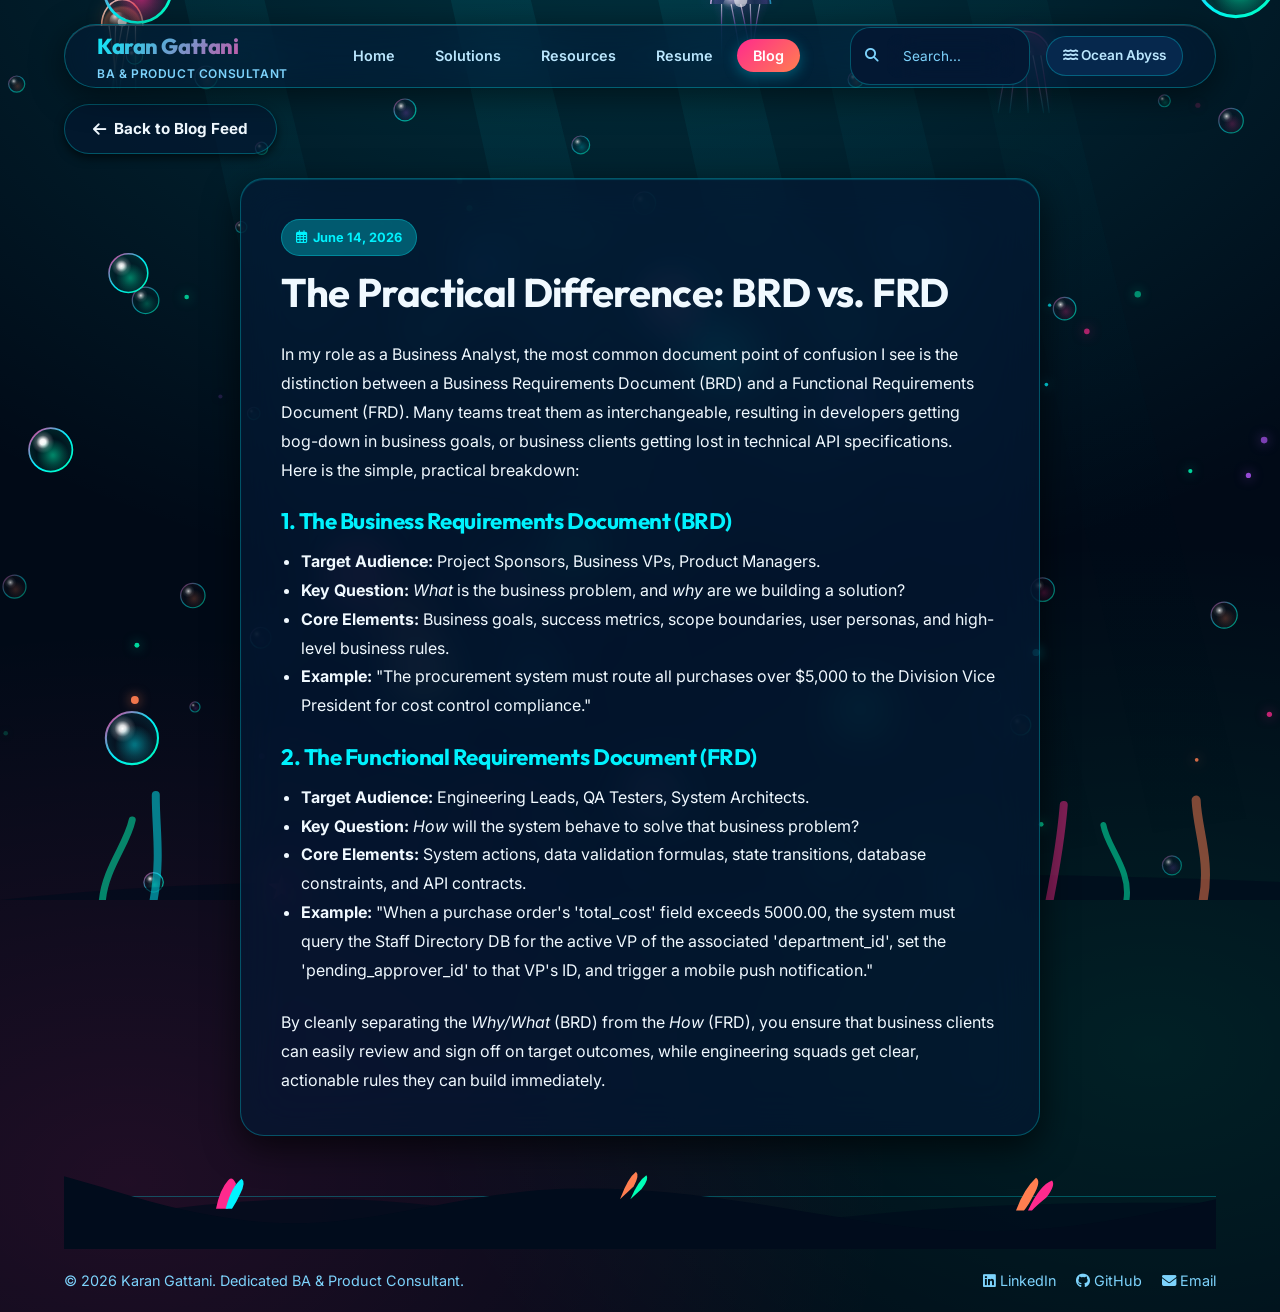
<file: blog/the-practical-difference-brd-vs-frd.html>
<!DOCTYPE html>
<html lang="en" data-theme="dark">
<head>
  <script>!function(){var e=localStorage.getItem("portfolio-theme");if(e)document.documentElement.setAttribute("data-theme",e);else{document.documentElement.setAttribute("data-theme","dark");localStorage.setItem("portfolio-theme","dark")}}();</script>
  <meta charset="UTF-8">
  <meta name="viewport" content="width=device-width, initial-scale=1.0">
  <title>The Practical Difference: BRD vs. FRD | Karan Gattani</title>
  <meta name="description" content="A guide by Karan Gattani on understanding the structural differences between BRD and FRD.">
  <link rel="stylesheet" href="../css/style.css">
  <link rel="stylesheet" href="../css/components.css">
  <link rel="stylesheet" href="https://cdnjs.cloudflare.com/ajax/libs/font-awesome/6.4.0/css/all.min.css">
</head>
<body>
  
  <!-- Fixed Top Navbar -->
  <nav class="navbar">
    <div class="nav-brand">
      <span class="nav-brand-name">Karan Gattani</span>
      <span class="nav-brand-title">BA & Product Consultant</span>
    </div>
    
    <ul class="nav-links">
      <li class="nav-link-item"><a href="../index.html">Home</a></li>
      <li class="nav-link-item"><a href="../projects.html">Solutions</a></li>
      <li class="nav-link-item"><a href="../documents.html">Resources</a></li>
      <li class="nav-link-item"><a href="../resume.html">Resume</a></li>
      <li class="nav-link-item active"><a href="../blog.html">Blog</a></li>
    </ul>

    <div class="nav-controls">
      <div class="search-box">
        <i class="fas fa-search search-icon"></i>
        <input type="text" id="global-search" placeholder="Search...">
      </div>
      <div class="theme-toggle">
        <span class="theme-toggle-label"><i class="fas fa-moon"></i> Dark Mode</span>
      </div>
    </div>
  </nav>

  <!-- Mobile Top Nav -->
  <header class="mobile-nav-bar">
    <div class="nav-brand">
      <span class="nav-brand-name">Karan Gattani</span>
    </div>
    <button class="menu-toggle-btn" aria-label="Toggle Menu">
      <i class="fas fa-bars"></i>
    </button>
  </header>

  <!-- Mobile Menu Drawer -->
  <div class="mobile-menu-drawer">
    <a href="../index.html">Home</a>
    <a href="../projects.html">Solutions</a>
    <a href="../documents.html">Resources</a>
    <a href="../resume.html">Resume</a>
    <a href="../blog.html" class="active">Blog</a>
    <div class="theme-toggle" style="margin-top: auto; padding: 12px; background-color: var(--bg-tertiary); border-radius: 8px; text-align: center;">
      <span class="theme-toggle-label"><i class="fas fa-moon"></i> Dark Mode</span>
    </div>
  </div>

  <div class="app-container">
    <main class="main-content">
      
      <div class="container">
        <div style="margin-bottom: 24px;">
          <a href="../blog.html" class="btn btn-secondary" style="display: inline-flex; align-items: center; gap: 8px;"><i class="fas fa-arrow-left"></i> Back to Blog Feed</a>
        </div>

      <!-- Article Section -->
      <article class="card" style="padding: 40px; margin-bottom: 60px; max-width: 800px; margin-left: auto; margin-right: auto; line-height: 1.8;">
        <span class="badge badge-primary"><i class="far fa-calendar-alt"></i> June 14, 2026</span>
        <h1 style="font-size: 2.5rem; margin-top: 12px; margin-bottom: 24px; line-height: 1.2;">The Practical Difference: BRD vs. FRD</h1>
        
        <p>In my role as a Business Analyst, the most common document point of confusion I see is the distinction between a Business Requirements Document (BRD) and a Functional Requirements Document (FRD). Many teams treat them as interchangeable, resulting in developers getting bog-down in business goals, or business clients getting lost in technical API specifications.</p>
        
        <p>Here is the simple, practical breakdown:</p>
        
        <h3 style="font-size: 1.4rem; margin-top: 24px; margin-bottom: 12px; color: var(--primary);">1. The Business Requirements Document (BRD)</h3>
        <ul style="margin-left: 20px; margin-bottom: 16px;">
          <li><strong>Target Audience:</strong> Project Sponsors, Business VPs, Product Managers.</li>
          <li><strong>Key Question:</strong> <em>What</em> is the business problem, and <em>why</em> are we building a solution?</li>
          <li><strong>Core Elements:</strong> Business goals, success metrics, scope boundaries, user personas, and high-level business rules.</li>
          <li><strong>Example:</strong> "The procurement system must route all purchases over $5,000 to the Division Vice President for cost control compliance."</li>
        </ul>

        <h3 style="font-size: 1.4rem; margin-top: 24px; margin-bottom: 12px; color: var(--primary);">2. The Functional Requirements Document (FRD)</h3>
        <ul style="margin-left: 20px; margin-bottom: 16px;">
          <li><strong>Target Audience:</strong> Engineering Leads, QA Testers, System Architects.</li>
          <li><strong>Key Question:</strong> <em>How</em> will the system behave to solve that business problem?</li>
          <li><strong>Core Elements:</strong> System actions, data validation formulas, state transitions, database constraints, and API contracts.</li>
          <li><strong>Example:</strong> "When a purchase order's 'total_cost' field exceeds 5000.00, the system must query the Staff Directory DB for the active VP of the associated 'department_id', set the 'pending_approver_id' to that VP's ID, and trigger a mobile push notification."</li>
        </ul>

        <p style="margin-top: 24px;">By cleanly separating the <em>Why/What</em> (BRD) from the <em>How</em> (FRD), you ensure that business clients can easily review and sign off on target outcomes, while engineering squads get clear, actionable rules they can build immediately.</p>
      </article>

      <!-- Footer -->
      <footer style="border-top: 1px solid var(--border); padding-top: 32px; display: flex; justify-content: space-between; align-items: center; flex-wrap: wrap; gap: 20px; color: var(--text-muted); font-size: 0.9rem;">
        <div>
          Â© 2026 Karan Gattani. Dedicated BA & Product Consultant.
        </div>
        <div style="display: flex; gap: 20px;">
          <a href="https://www.linkedin.com/in/karangattani/" target="_blank" class="hover:text-white"><i class="fab fa-linkedin"></i> LinkedIn</a>
          <a href="https://github.com/karangattani07" target="_blank" class="hover:text-white"><i class="fab fa-github"></i> GitHub</a>
          <a href="mailto:karangattani07@gmail.com" class="hover:text-white"><i class="fas fa-envelope"></i> Email</a>
        </div>
      </footer>

    </main>
  </div>

  <script src="../js/data-loader.js"></script>
  <script src="../js/shared.js"></script>
</body>
</html>
</file>
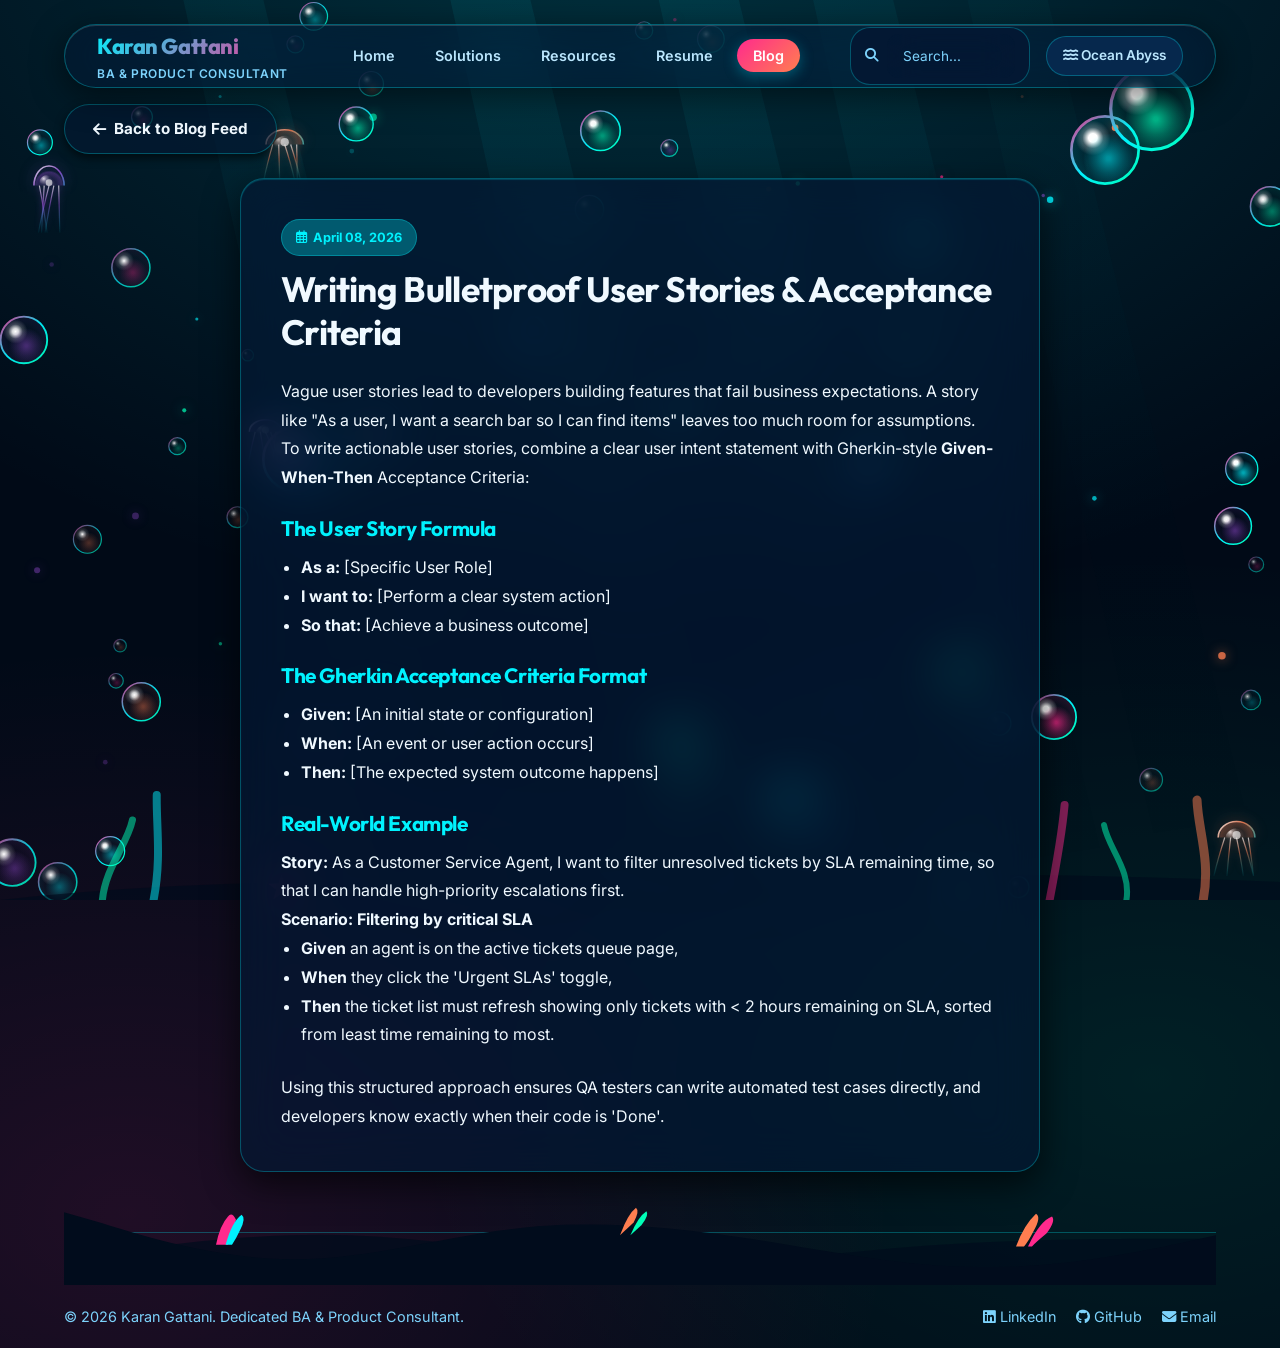
<file: blog/writing-bulletproof-user-stories--acceptance-criteria.html>
<!DOCTYPE html>
<html lang="en" data-theme="dark">
<head>
  <script>!function(){var e=localStorage.getItem("portfolio-theme");if(e)document.documentElement.setAttribute("data-theme",e);else{document.documentElement.setAttribute("data-theme","dark");localStorage.setItem("portfolio-theme","dark")}}();</script>
  <meta charset="UTF-8">
  <meta name="viewport" content="width=device-width, initial-scale=1.0">
  <title>Writing Bulletproof User Stories & Acceptance Criteria | Karan Gattani</title>
  <meta name="description" content="A guide by Karan Gattani on how to write user stories and Gherkin acceptance criteria.">
  <link rel="stylesheet" href="../css/style.css">
  <link rel="stylesheet" href="../css/components.css">
  <link rel="stylesheet" href="https://cdnjs.cloudflare.com/ajax/libs/font-awesome/6.4.0/css/all.min.css">
</head>
<body>
  
  <!-- Fixed Top Navbar -->
  <nav class="navbar">
    <div class="nav-brand">
      <span class="nav-brand-name">Karan Gattani</span>
      <span class="nav-brand-title">BA & Product Consultant</span>
    </div>
    
    <ul class="nav-links">
      <li class="nav-link-item"><a href="../index.html">Home</a></li>
      <li class="nav-link-item"><a href="../projects.html">Solutions</a></li>
      <li class="nav-link-item"><a href="../documents.html">Resources</a></li>
      <li class="nav-link-item"><a href="../resume.html">Resume</a></li>
      <li class="nav-link-item active"><a href="../blog.html">Blog</a></li>
    </ul>

    <div class="nav-controls">
      <div class="search-box">
        <i class="fas fa-search search-icon"></i>
        <input type="text" id="global-search" placeholder="Search...">
      </div>
      <div class="theme-toggle">
        <span class="theme-toggle-label"><i class="fas fa-moon"></i> Dark Mode</span>
      </div>
    </div>
  </nav>

  <!-- Mobile Top Nav -->
  <header class="mobile-nav-bar">
    <div class="nav-brand">
      <span class="nav-brand-name">Karan Gattani</span>
    </div>
    <button class="menu-toggle-btn" aria-label="Toggle Menu">
      <i class="fas fa-bars"></i>
    </button>
  </header>

  <!-- Mobile Menu Drawer -->
  <div class="mobile-menu-drawer">
    <a href="../index.html">Home</a>
    <a href="../projects.html">Solutions</a>
    <a href="../documents.html">Resources</a>
    <a href="../resume.html">Resume</a>
    <a href="../blog.html" class="active">Blog</a>
    <div class="theme-toggle" style="margin-top: auto; padding: 12px; background-color: var(--bg-tertiary); border-radius: 8px; text-align: center;">
      <span class="theme-toggle-label"><i class="fas fa-moon"></i> Dark Mode</span>
    </div>
  </div>

  <div class="app-container">
    <main class="main-content">
      
      <div class="container">
        <div style="margin-bottom: 24px;">
          <a href="../blog.html" class="btn btn-secondary" style="display: inline-flex; align-items: center; gap: 8px;"><i class="fas fa-arrow-left"></i> Back to Blog Feed</a>
        </div>

      <!-- Article Section -->
      <article class="card" style="padding: 40px; margin-bottom: 60px; max-width: 800px; margin-left: auto; margin-right: auto; line-height: 1.8;">
        <span class="badge badge-primary"><i class="far fa-calendar-alt"></i> April 08, 2026</span>
        <h1 style="font-size: 2.2rem; margin-top: 12px; margin-bottom: 24px; line-height: 1.2;">Writing Bulletproof User Stories & Acceptance Criteria</h1>
        
        <p>Vague user stories lead to developers building features that fail business expectations. A story like "As a user, I want a search bar so I can find items" leaves too much room for assumptions.</p>
        
        <p>To write actionable user stories, combine a clear user intent statement with Gherkin-style <strong>Given-When-Then</strong> Acceptance Criteria:</p>
        
        <h3 style="font-size: 1.3rem; margin-top: 24px; margin-bottom: 12px; color: var(--primary);">The User Story Formula</h3>
        <ul style="margin-left: 20px; margin-bottom: 16px;">
          <li><strong>As a:</strong> [Specific User Role]</li>
          <li><strong>I want to:</strong> [Perform a clear system action]</li>
          <li><strong>So that:</strong> [Achieve a business outcome]</li>
        </ul>

        <h3 style="font-size: 1.3rem; margin-top: 24px; margin-bottom: 12px; color: var(--primary);">The Gherkin Acceptance Criteria Format</h3>
        <ul style="margin-left: 20px; margin-bottom: 16px;">
          <li><strong>Given:</strong> [An initial state or configuration]</li>
          <li><strong>When:</strong> [An event or user action occurs]</li>
          <li><strong>Then:</strong> [The expected system outcome happens]</li>
        </ul>

        <h3 style="font-size: 1.3rem; margin-top: 24px; margin-bottom: 12px; color: var(--primary);">Real-World Example</h3>
        <p><strong>Story:</strong> As a Customer Service Agent, I want to filter unresolved tickets by SLA remaining time, so that I can handle high-priority escalations first.</p>
        <p><strong>Scenario: Filtering by critical SLA</strong></p>
        <ul style="margin-left: 20px; margin-bottom: 16px;">
          <li><strong>Given</strong> an agent is on the active tickets queue page,</li>
          <li><strong>When</strong> they click the 'Urgent SLAs' toggle,</li>
          <li><strong>Then</strong> the ticket list must refresh showing only tickets with &lt; 2 hours remaining on SLA, sorted from least time remaining to most.</li>
        </ul>

        <p style="margin-top: 24px;">Using this structured approach ensures QA testers can write automated test cases directly, and developers know exactly when their code is 'Done'.</p>
      </article>

      <!-- Footer -->
      <footer style="border-top: 1px solid var(--border); padding-top: 32px; display: flex; justify-content: space-between; align-items: center; flex-wrap: wrap; gap: 20px; color: var(--text-muted); font-size: 0.9rem;">
        <div>
          Â© 2026 Karan Gattani. Dedicated BA & Product Consultant.
        </div>
        <div style="display: flex; gap: 20px;">
          <a href="https://www.linkedin.com/in/karangattani/" target="_blank" class="hover:text-white"><i class="fab fa-linkedin"></i> LinkedIn</a>
          <a href="https://github.com/karangattani07" target="_blank" class="hover:text-white"><i class="fab fa-github"></i> GitHub</a>
          <a href="mailto:karangattani07@gmail.com" class="hover:text-white"><i class="fas fa-envelope"></i> Email</a>
        </div>
      </footer>

    </main>
  </div>

  <script src="../js/data-loader.js"></script>
  <script src="../js/shared.js"></script>
</body>
</html>
</file>
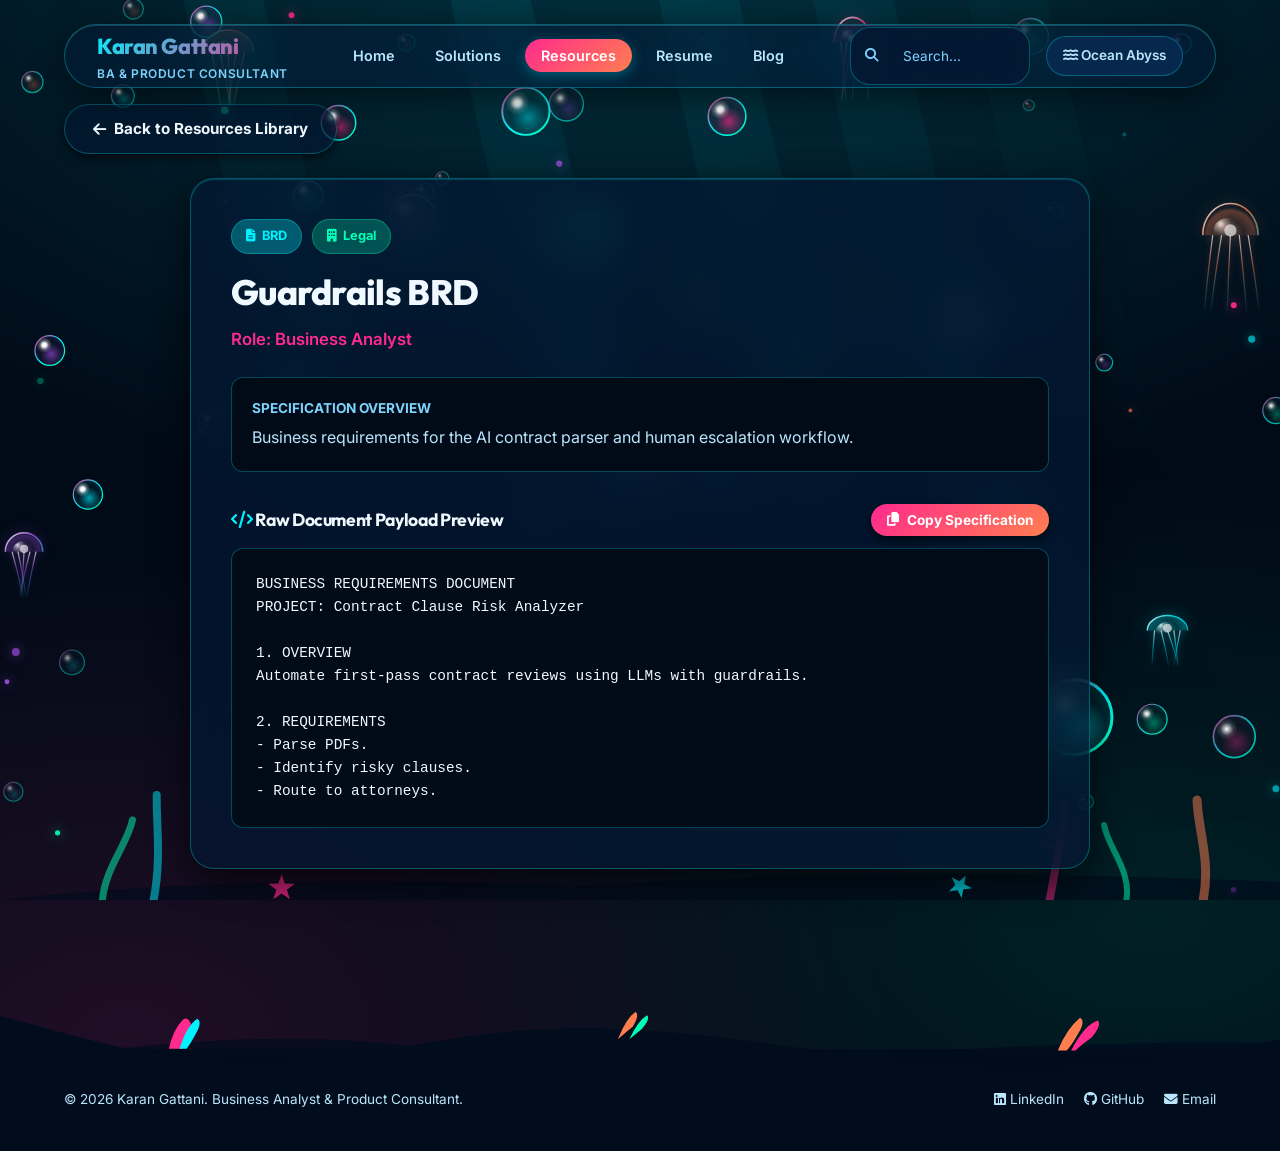
<file: documents/document.html>
<!DOCTYPE html>
<html lang="en" data-theme="dark">
<head>
  <script>!function(){var e=localStorage.getItem("portfolio-theme");if(e)document.documentElement.setAttribute("data-theme",e);else{document.documentElement.setAttribute("data-theme","dark");localStorage.setItem("portfolio-theme","dark")}}();</script>
  <meta charset="UTF-8">
  <meta name="viewport" content="width=device-width, initial-scale=1.0">
  <title id="page-title">Document Specification | Karan Gattani</title>
  <meta name="description" id="page-desc" content="Business Requirements and Functional Specification Document by Karan Gattani.">
  <link rel="stylesheet" href="../css/style.css">
  <link rel="stylesheet" href="../css/components.css">
  <link rel="stylesheet" href="https://cdnjs.cloudflare.com/ajax/libs/font-awesome/6.4.0/css/all.min.css">
</head>
<body>
  
  <!-- Fixed Top Navbar -->
  <nav class="navbar">
    <div class="nav-brand">
      <span class="nav-brand-name">Karan Gattani</span>
      <span class="nav-brand-title">BA & Product Consultant</span>
    </div>
    
    <ul class="nav-links">
      <li class="nav-link-item"><a href="../index.html">Home</a></li>
      <li class="nav-link-item"><a href="../projects.html">Solutions</a></li>
      <li class="nav-link-item active"><a href="../documents.html">Resources</a></li>
      <li class="nav-link-item"><a href="../resume.html">Resume</a></li>
      <li class="nav-link-item"><a href="../blog.html">Blog</a></li>
    </ul>

    <div class="nav-controls">
      <div class="search-box">
        <i class="fas fa-search search-icon"></i>
        <input type="text" id="global-search" placeholder="Search...">
      </div>
      <div class="theme-toggle">
        <span class="theme-toggle-label"><i class="fas fa-moon"></i> Dark Mode</span>
      </div>
    </div>
  </nav>

  <!-- Mobile Top Nav -->
  <header class="mobile-nav-bar">
    <div class="nav-brand">
      <span class="nav-brand-name">Karan Gattani</span>
    </div>
    <button class="menu-toggle-btn" aria-label="Toggle Menu">
      <i class="fas fa-bars"></i>
    </button>
  </header>

  <!-- Mobile Menu Drawer -->
  <div class="mobile-menu-drawer">
    <a href="../index.html">Home</a>
    <a href="../projects.html">Solutions</a>
    <a href="../documents.html" class="active">Resources</a>
    <a href="../resume.html">Resume</a>
    <a href="../blog.html">Blog</a>
    <div class="theme-toggle" style="margin-top: auto; padding: 12px; background-color: var(--bg-tertiary); border-radius: 8px; text-align: center;">
      <span class="theme-toggle-label"><i class="fas fa-moon"></i> Dark Mode</span>
    </div>
  </div>

  <div class="app-container">
    <main class="main-content">
      <div class="container">
        
        <div style="margin-bottom: 24px;">
          <a href="../documents.html" class="btn btn-secondary" style="display: inline-flex; align-items: center; gap: 8px;"><i class="fas fa-arrow-left"></i> Back to Resources Library</a>
        </div>

        <!-- Document Container -->
        <article class="card" style="padding: 40px; margin-bottom: 60px; max-width: 900px; margin-left: auto; margin-right: auto;">
          
          <div style="display: flex; gap: 10px; flex-wrap: wrap; margin-bottom: 16px;" id="doc-badges">
            <!-- Populated via JS -->
          </div>

          <h1 id="doc-title" style="font-size: 2.2rem; font-weight: 800; margin-bottom: 12px; color: var(--text-primary); line-height: 1.25;">
            Document Specification Name
          </h1>
          <p id="doc-role" style="font-size: 1.05rem; color: var(--accent); font-weight: 600; margin-bottom: 24px;"></p>

          <div style="background: var(--bg-primary); padding: 20px; border-radius: 12px; border: 1px solid var(--border); margin-bottom: 32px;">
            <strong style="display: block; font-size: 0.85rem; text-transform: uppercase; color: var(--text-muted); margin-bottom: 6px;">Specification Overview</strong>
            <p id="doc-description" style="font-size: 1rem; color: var(--text-secondary); line-height: 1.6; margin: 0;"></p>
          </div>

          <div style="display: flex; justify-content: space-between; align-items: center; margin-bottom: 12px; flex-wrap: wrap; gap: 12px;">
            <h3 style="font-size: 1.1rem; color: var(--text-primary); margin: 0;"><i class="fas fa-code" style="color: var(--primary);"></i> Raw Document Payload Preview</h3>
            <button id="copy-spec-btn" class="btn btn-primary" style="padding: 8px 16px; font-size: 0.85rem;"><i class="fas fa-copy"></i> Copy Specification</button>
          </div>

          <pre id="doc-preview" style="background: var(--bg-primary); border: 1px solid var(--border); padding: 24px; border-radius: 12px; font-family: monospace; font-size: 0.9rem; color: var(--text-primary); white-space: pre-wrap; word-break: break-word; max-height: 600px; overflow-y: auto; line-height: 1.6;">
          </pre>

        </article>

      </div>
    </main>

    <!-- Footer -->
    <footer class="app-footer">
      <div class="container" style="display: flex; justify-content: space-between; align-items: center; flex-wrap: wrap; gap: 16px;">
        <span>&copy; 2026 Karan Gattani. Business Analyst & Product Consultant.</span>
        <div style="display: flex; gap: 20px;">
          <a href="https://www.linkedin.com/in/karangattani/" target="_blank"><i class="fab fa-linkedin"></i> LinkedIn</a>
          <a href="https://github.com/karangattani07" target="_blank"><i class="fab fa-github"></i> GitHub</a>
          <a href="mailto:karangattani07@gmail.com"><i class="fas fa-envelope"></i> Email</a>
        </div>
      </div>
    </footer>
  </div>

  <script src="../js/data-loader.js"></script>
  <script src="../js/shared.js"></script>
  <script>
    document.addEventListener('DOMContentLoaded', async () => {
      const urlParams = new URLSearchParams(window.location.search);
      const docId = urlParams.get('id');

      const docs = await DataLoader.getDocuments() || [];
      const cleanId = (docId || '').trim().toLowerCase();
      const doc = docs.find(d => d.id === docId) || docs.find(d => (d.id || '').trim().toLowerCase() === cleanId) || docs[0];

      if (doc) {
        document.title = `${doc.name} | Karan Gattani`;
        document.getElementById('page-title').innerText = `${doc.name} | Karan Gattani`;
        document.getElementById('page-desc').setAttribute('content', doc.description.slice(0, 160));

        document.getElementById('doc-title').innerText = doc.name;
        document.getElementById('doc-role').innerText = `Role: ${doc.role}`;
        document.getElementById('doc-description').innerText = doc.description;
        document.getElementById('doc-preview').innerText = doc.preview;

        document.getElementById('doc-badges').innerHTML = `
          <span class="badge badge-primary"><i class="fas fa-file-alt"></i> ${doc.type}</span>
          <span class="badge badge-success"><i class="fas fa-building"></i> ${doc.industry}</span>
        `;

        document.getElementById('copy-spec-btn').addEventListener('click', () => {
          navigator.clipboard.writeText(doc.preview).then(() => {
            const btn = document.getElementById('copy-spec-btn');
            btn.innerHTML = '<i class="fas fa-check"></i> Copied!';
            setTimeout(() => {
              btn.innerHTML = '<i class="fas fa-copy"></i> Copy Specification';
            }, 2000);
          });
        });
      }
    });
  </script>
</body>
</html>
</file>
<file: css/style.css>
@import url('https://fonts.googleapis.com/css2?family=Inter:wght@300;400;500;600;700&family=Outfit:wght@400;500;600;700;800&display=swap');

:root, [data-theme="dark"] {
  /* Fonts */
  --font-heading: 'Outfit', sans-serif;
  --font-body: 'Inter', sans-serif;

  /* Theme variables - Underwater Anime Deep Ocean (Dark) */
  --bg-primary: #010a17;       /* Abyssal Ocean Deep Navy */
  --bg-secondary: #031833;     /* Submerged Trench Blue */
  --bg-tertiary: #06284d;      /* Deep Oceanic Water */
  --card-bg: rgba(3, 24, 49, 0.72);
  --card-hover-bg: rgba(5, 34, 68, 0.9);
  --text-primary: #f0f9ff;
  --text-secondary: #bae6fd;
  --text-muted: #7dd3fc;
  
  --primary: #00f2fe;          /* Electric Abyss Cyan */
  --primary-rgb: 0, 242, 254;
  --primary-hover: #00c8d6;
  --primary-glow: rgba(0, 242, 254, 0.3);
  
  --success: #00ffb7;          /* Bioluminescent Algae Green */
  --success-rgb: 0, 255, 183;
  --success-glow: rgba(0, 255, 183, 0.25);
  
  --accent: #ff2a8d;           /* Neon Deep-Sea Coral Pink */
  --accent-rgb: 255, 42, 141;
  --accent-glow: rgba(255, 42, 141, 0.3);
  
  --info: #ff7e50;             /* Glowing Sea Anemone Coral */
  --info-rgb: 255, 126, 80;
  --info-glow: rgba(255, 126, 80, 0.3);

  --warning: #ffb703;          /* Golden Starfish Glow */
  --border: rgba(0, 242, 254, 0.28);
  --border-hover: rgba(255, 42, 141, 0.55);
  
  --shadow-sm: 0 4px 10px rgba(0, 0, 0, 0.6);
  --shadow-md: 0 10px 25px rgba(0, 242, 254, 0.15), inset 0 2px 4px 0 rgba(255, 255, 255, 0.05);
  --shadow-lg: 0 20px 35px rgba(0, 0, 0, 0.85), 0 0 35px rgba(0, 242, 254, 0.3), inset 0 4px 6px 0 rgba(255, 255, 255, 0.1);
  
  --gradient-primary: linear-gradient(135deg, #00f2fe 0%, #ff2a8d 100%);
  --gradient-indigo: linear-gradient(135deg, #ff2a8d 0%, #ff7e50 100%);
  --gradient-cyan: linear-gradient(135deg, #00f2fe 0%, #00ffb7 100%);
  --gradient-rose: linear-gradient(135deg, #ff7e50 0%, #ffb703 100%);
  --gradient-emerald: linear-gradient(135deg, #00ffb7 0%, #00f2fe 100%);
  
  --seabed-fill: #010c1c;
  --coral-accent-1: #ff2a8d;
  --coral-accent-2: #00f2fe;
  --coral-accent-3: #ff7e50;
  --coral-accent-4: #00ffb7;
}

[data-theme="light"] {
  /* Theme variables - Sunlit Sea Blue (Light) */
  --bg-primary: #e0f2fe;       /* Pure Sea Blue Light Surface */
  --bg-secondary: #ffffff;     /* Bright White Card Base */
  --bg-tertiary: #bae6fd;      /* Coastal Sky Blue */
  --card-bg: rgba(255, 255, 255, 0.94);
  --card-hover-bg: rgba(255, 255, 255, 0.99);
  --text-primary: #032b43;     /* Deep Sea Ocean Navy — 100% Contrast & Legibility */
  --text-secondary: #025a8e;   /* Rich Sea Blue */
  --text-muted: #0077b6;      /* Vibrant Coastal Ocean Blue */
  
  --primary: #0077b6;          /* Deep Sea Blue */
  --primary-rgb: 0, 119, 182;
  --primary-hover: #005b96;
  --primary-glow: rgba(0, 119, 182, 0.15);
  
  --success: #0d9488;          /* Sea Glass Emerald Teal */
  --success-rgb: 13, 148, 136;
  --success-glow: rgba(13, 148, 136, 0.15);
  
  --accent: #0284c7;           /* Vibrant Sea Blue Accent */
  --accent-rgb: 2, 132, 199;
  --accent-glow: rgba(2, 132, 199, 0.15);
  
  --info: #0369a1;             /* Ocean Blue Info */
  --info-rgb: 3, 105, 161;
  --info-glow: rgba(3, 105, 161, 0.18);

  --warning: #0284c7;          /* Sea Blue Highlight */
  --border: rgba(0, 119, 182, 0.25);
  --border-hover: rgba(2, 132, 199, 0.5);
  
  --shadow-sm: 0 4px 10px rgba(3, 43, 67, 0.08);
  --shadow-md: 0 8px 24px rgba(0, 119, 182, 0.14);
  --shadow-lg: 0 18px 40px rgba(3, 43, 67, 0.18);

  --gradient-primary: linear-gradient(135deg, #0077b6 0%, #0284c7 100%);
  --gradient-indigo: linear-gradient(135deg, #0284c7 0%, #0369a1 100%);
  --gradient-cyan: linear-gradient(135deg, #0077b6 0%, #0d9488 100%);
  --gradient-rose: linear-gradient(135deg, #0284c7 0%, #38bdf8 100%);
  --gradient-emerald: linear-gradient(135deg, #0d9488 0%, #0077b6 100%);

  --seabed-fill: #7dd3fc;      /* Seamless Sea Blue Shoreline */
  --coral-accent-1: #0077b6;
  --coral-accent-2: #0284c7;
  --coral-accent-3: #0369a1;
  --coral-accent-4: #0d9488;
}

/* Reset and Global Styles */
* {
  margin: 0;
  padding: 0;
  box-sizing: border-box;
  transition: background-color 0.3s ease, border-color 0.3s ease, color 0.2s ease, transform 0.2s ease, box-shadow 0.2s ease;
}

body {
  font-family: var(--font-body);
  background: radial-gradient(ellipse 120% 80% at 50% -10%, rgba(0, 242, 254, 0.18) 0%, transparent 70%),
              radial-gradient(ellipse 100% 70% at 10% 90%, rgba(255, 42, 141, 0.12) 0%, transparent 60%),
              radial-gradient(ellipse 90% 60% at 90% 80%, rgba(0, 255, 183, 0.09) 0%, transparent 65%),
              var(--bg-primary);
  color: var(--text-primary);
  line-height: 1.6;
  overflow-x: hidden;
  -webkit-font-smoothing: antialiased;
  min-height: 100vh;
}

[data-theme="light"] body {
  background: linear-gradient(180deg, #f0f9ff 0%, #e0f2fe 30%, #bae6fd 65%, #7dd3fc 100%),
              radial-gradient(circle at 80% 0%, rgba(255, 255, 255, 0.7) 0%, transparent 60%);
  color: #032b43;
}

h1, h2, h3, h4, h5, h6 {
  font-family: var(--font-heading);
  font-weight: 700;
  letter-spacing: -0.02em;
  margin-bottom: 0.5em;
  line-height: 1.2;
}

.section-title {
  font-size: 2.5rem;
  margin-bottom: 16px;
  background: var(--gradient-primary);
  -webkit-background-clip: text;
  -webkit-text-fill-color: transparent;
  display: inline-block;
  position: relative;
}

[data-theme="light"] .section-title {
  text-shadow: 0 2px 10px rgba(0, 119, 182, 0.2);
}

.section-description {
  font-size: 1.15rem;
  color: var(--text-secondary);
  line-height: 1.6;
  max-width: 800px;
  margin: 0 0 32px 0;
}

a {
  color: inherit;
  text-decoration: none;
}

button {
  font-family: inherit;
  border: none;
  background: none;
  cursor: pointer;
}

/* Oceanic & Beach Scrollbars */
::-webkit-scrollbar {
  width: 10px;
  height: 10px;
}
::-webkit-scrollbar-track {
  background: var(--bg-primary);
}
::-webkit-scrollbar-thumb {
  background: var(--border);
  border-radius: 5px;
  border: 2px solid var(--bg-primary);
}
::-webkit-scrollbar-thumb:hover {
  background: var(--primary);
}

/* Floating Navigation Bar */
.navbar {
  position: fixed;
  top: 24px;
  left: 50%;
  transform: translateX(-50%);
  width: 90%;
  max-width: 1200px;
  height: 64px;
  background: rgba(3, 24, 49, 0.55);
  border: 1px solid rgba(0, 242, 254, 0.3);
  border-radius: 32px;
  z-index: 1000;
  display: flex;
  align-items: center;
  justify-content: space-between;
  padding: 0 32px;
  backdrop-filter: blur(32px) saturate(200%);
  -webkit-backdrop-filter: blur(32px) saturate(200%);
  box-shadow: 0 8px 32px rgba(0, 0, 0, 0.5), inset 0 1px 0 rgba(255, 255, 255, 0.15);
  transition: all 0.3s ease;
}

[data-theme="light"] .navbar {
  background: rgba(255, 255, 255, 0.85);
  border: 1px solid rgba(0, 119, 182, 0.35);
  box-shadow: 0 8px 32px rgba(0, 59, 115, 0.12), inset 0 1px 0 rgba(255, 255, 255, 0.9);
}

.nav-brand {
  display: flex;
  flex-direction: column;
}

.nav-brand-name {
  font-family: var(--font-heading);
  font-size: 1.35rem;
  font-weight: 800;
  background: var(--gradient-primary);
  -webkit-background-clip: text;
  -webkit-text-fill-color: transparent;
  letter-spacing: -0.02em;
}

.nav-brand-title {
  font-size: 0.75rem;
  color: var(--text-muted);
  font-weight: 600;
  text-transform: uppercase;
  letter-spacing: 0.05em;
  margin-top: 1px;
}

.nav-links {
  display: flex;
  list-style: none;
  gap: 8px;
  align-items: center;
}

.nav-link-item a {
  padding: 8px 16px;
  border-radius: 20px;
  font-size: 0.9rem;
  font-weight: 600;
  color: var(--text-secondary);
  transition: all 0.2s ease;
}

.nav-link-item.active a,
.nav-link-item a:hover {
  color: var(--text-primary);
  background-color: var(--primary-glow);
}

.nav-link-item.active a {
  background: var(--gradient-indigo);
  color: #ffffff !important;
}

.nav-controls {
  display: flex;
  align-items: center;
  gap: 16px;
}

/* Navigation Search Box styling */
.search-box {
  position: relative;
  display: flex;
  align-items: center;
  gap: 8px;
  background-color: var(--bg-secondary);
  border: 1px solid var(--border);
  padding: 6px 14px;
  border-radius: 20px;
  width: 180px;
  transition: all 0.3s cubic-bezier(0.4, 0, 0.2, 1);
}

[data-theme="light"] .search-box {
  background-color: rgba(255, 255, 255, 0.9);
}

.search-box:focus-within {
  border-color: var(--primary);
  box-shadow: 0 0 14px var(--primary-glow);
  width: 230px;
}

.search-box .search-icon {
  color: var(--text-muted);
  font-size: 0.85rem;
  transition: color 0.3s ease;
}

.search-box:focus-within .search-icon {
  color: var(--primary);
}

.search-box input {
  background: none;
  border: none;
  outline: none;
  color: var(--text-primary);
  font-family: inherit;
  font-size: 0.85rem;
  width: 100%;
}

.search-box input::placeholder {
  color: var(--text-muted);
}

/* Floating Search Autocomplete Popover */
.search-results-overlay {
  position: absolute;
  top: calc(100% + 8px);
  right: 0;
  width: 320px;
  background-color: var(--bg-secondary);
  border: 1px solid var(--border);
  border-radius: 12px;
  box-shadow: var(--shadow-lg);
  max-height: 380px;
  overflow-y: auto;
  z-index: 3500;
  display: none;
  flex-direction: column;
  padding: 8px;
  backdrop-filter: blur(16px);
  -webkit-backdrop-filter: blur(16px);
}

.search-results-overlay.active {
  display: flex;
}

.search-result-item {
  padding: 10px 14px;
  border-radius: 8px;
  cursor: pointer;
  text-align: left;
  transition: all 0.2s ease;
  border-bottom: 1px solid rgba(255, 255, 255, 0.05);
}

.search-result-item:last-child {
  border-bottom: none;
}

.search-result-item:hover {
  background-color: var(--primary-glow);
}

.search-result-title {
  font-size: 0.9rem;
  font-weight: 700;
  color: var(--text-primary);
  margin-bottom: 2px;
}

.search-result-desc {
  font-size: 0.75rem;
  color: var(--text-muted);
}

/* Theme Toggle Button Styling */
.theme-toggle {
  display: flex;
  align-items: center;
  background-color: var(--bg-tertiary);
  border: 1px solid var(--border);
  padding: 8px 16px;
  border-radius: 20px;
  cursor: pointer;
  transition: all 0.3s ease;
  font-size: 0.85rem;
  font-weight: 600;
  color: var(--text-secondary);
  user-select: none;
}

.theme-toggle:hover {
  border-color: var(--primary);
  background-color: var(--primary-glow);
  color: var(--text-primary);
  transform: translateY(-1px);
}

/* Mobile Header Layout */
.mobile-nav-bar {
  display: none;
  position: fixed;
  top: 0;
  left: 0;
  right: 0;
  height: 64px;
  background-color: var(--bg-secondary);
  border-bottom: 1px solid var(--border);
  z-index: 1500;
  justify-content: space-between;
  align-items: center;
  padding: 0 20px;
  box-shadow: var(--shadow-sm);
}

.mobile-menu-drawer {
  position: fixed;
  top: 64px;
  left: 0;
  right: 0;
  bottom: 0;
  background-color: var(--bg-secondary);
  z-index: 2500;
  transform: translateY(-100%);
  transition: transform 0.3s cubic-bezier(0.4, 0, 0.2, 1);
  padding: 24px;
  display: none;
  flex-direction: column;
  gap: 12px;
  overflow-y: auto;
}

.mobile-menu-drawer.open {
  transform: translateY(0);
}

.mobile-menu-drawer a {
  padding: 14px 20px;
  border-radius: 12px;
  font-size: 1.1rem;
  font-weight: 700;
  color: var(--text-secondary);
  border: 1px solid var(--border);
  background-color: var(--card-bg);
  display: flex;
  align-items: center;
  justify-content: space-between;
  transition: all 0.2s ease;
}

.mobile-menu-drawer a:hover,
.mobile-menu-drawer a.active {
  background: var(--gradient-primary);
  color: #ffffff !important;
  border-color: transparent;
}

.app-container {
  display: flex;
  flex-direction: column;
  min-height: 100vh;
  perspective: 1200px;
  overflow-x: hidden;
  position: relative;
}

.main-content {
  flex: 1;
  padding-top: 104px; /* clearance for navbar */
  padding-bottom: 20px;
}

.container {
  width: 100%;
  max-width: 1200px;
  margin: 0 auto;
  padding: 0 24px;
}

/* Utility Grid Layout Classes */
.grid-cols-2 {
  display: grid;
  grid-template-columns: repeat(2, 1fr);
  gap: 32px;
}

.grid-cols-3 {
  display: grid;
  grid-template-columns: repeat(3, 1fr);
  gap: 28px;
}

.grid-cols-4 {
  display: grid;
  grid-template-columns: repeat(4, 1fr);
  gap: 24px;
}

/* Sea Floor & Beach Theme Overrides */
[data-theme="light"] .card {
  backdrop-filter: blur(20px);
  -webkit-backdrop-filter: blur(20px);
  box-shadow: 0 10px 28px rgba(2, 132, 199, 0.12), inset 0 1px 0 rgba(255, 255, 255, 0.9) !important;
  border: 1.5px solid rgba(0, 119, 182, 0.28);
  background: var(--card-bg);
  color: var(--text-primary);
}
[data-theme="light"] .card:hover {
  box-shadow: 0 16px 36px rgba(2, 132, 199, 0.24), inset 0 1px 0 rgba(255, 255, 255, 1) !important;
  border-color: rgba(2, 132, 199, 0.55);
  transform: translateY(-5px) !important;
}

[data-theme="light"] blockquote {
  background: rgba(255, 255, 255, 0.88) !important;
  border-left: 4px solid var(--primary) !important;
  color: #032b43 !important;
  box-shadow: 0 4px 16px rgba(0, 119, 182, 0.1) !important;
}

body:not([data-theme="light"]) .card {
  box-shadow: 0 12px 35px rgba(0, 0, 0, 0.65), inset 0 1px 1px rgba(0, 242, 254, 0.2) !important;
}
body:not([data-theme="light"]) .card:hover {
  box-shadow: 0 18px 45px rgba(0, 0, 0, 0.8), inset 0 1px 2px rgba(255, 42, 141, 0.35), 0 0 30px rgba(0, 242, 254, 0.3) !important;
}
body:not([data-theme="light"]) .section-title {
  text-shadow: 0 0 25px rgba(0, 242, 254, 0.45);
}
body:not([data-theme="light"]) blockquote {
  background: rgba(3, 24, 49, 0.85) !important;
  border-left: 4px solid var(--primary) !important;
  color: #bae6fd !important;
}

/* Clean Seamless Seabed & Beach Footer Integration */
.app-footer {
  position: relative;
  background-color: var(--seabed-fill);
  border-top: none;
  padding: 0 0 40px 0;
  margin-top: 100px;
  color: var(--text-primary);
  transition: background-color 0.3s ease;
}

[data-theme="light"] .app-footer {
  color: #032b43;
}

.sea-floor-banner {
  position: relative;
  width: 100%;
  overflow: hidden;
  line-height: 0;
  margin-top: -100px;
  pointer-events: none;
  z-index: 10;
}

.sea-floor-svg {
  width: 100%;
  height: 120px;
  display: block;
}

/* Floating Animation keyframes for Sea Plants & Marine Elements */
@keyframes sway {
  0%, 100% { transform: rotate(-4deg); }
  50% { transform: rotate(4deg); }
}

@keyframes floatBubble {
  0% { transform: translateY(0) scale(1); opacity: 0.7; }
  50% { opacity: 0.9; }
  100% { transform: translateY(-120px) scale(1.1); opacity: 0; }
}

@keyframes coralPulse {
  0%, 100% { filter: drop-shadow(0 0 4px var(--accent)); }
  50% { filter: drop-shadow(0 0 14px var(--primary)); }
}

@keyframes waveMotion {
  0%, 100% { transform: translateX(0); }
  50% { transform: translateX(-15px); }
}

.coral-glow-element {
  animation: coralPulse 3s ease-in-out infinite;
}

.seaweed-sway {
  transform-origin: bottom center;
  animation: sway 4s ease-in-out infinite;
}

/* ==========================================================================
   Comprehensive Mobile & Tablet Responsive Design System
   ========================================================================== */

@media (max-width: 1024px) {
  .navbar {
    display: none !important;
  }
  .mobile-nav-bar {
    display: flex !important;
  }
  .mobile-menu-drawer {
    display: flex !important;
  }
  .main-content {
    padding-top: 84px !important;
  }
  
  .hero-wrapper {
    grid-template-columns: 1fr !important;
    text-align: center;
    gap: 32px;
  }
  
  .hero-content {
    display: flex;
    flex-direction: column;
    align-items: center;
  }

  .hero-content h1 {
    font-size: clamp(2.4rem, 7vw, 4rem) !important;
  }

  .hero-content h2 {
    font-size: clamp(1.2rem, 4vw, 1.75rem) !important;
  }

  .hero-actions {
    justify-content: center !important;
  }

  .hero-profile-wrap {
    margin: 0 auto;
  }

  .grid-cols-2, .grid-cols-3, .grid-cols-4 {
    grid-template-columns: 1fr !important;
    gap: 24px !important;
  }

  #subway-detail-card {
    position: static !important;
    min-height: auto !important;
  }

  .venn-container {
    flex-direction: column !important;
    text-align: center;
  }

  .venn-svg-wrap {
    width: 320px !important;
    height: 320px !important;
    margin: 0 auto;
  }

  .projects-container {
    grid-template-columns: 1fr !important;
  }

  .tilt-card {
    height: auto !important;
    min-height: auto !important;
  }
}

@media (max-width: 768px) {
  .container {
    padding: 0 16px !important;
  }

  .hero-content h1 {
    font-size: clamp(2rem, 8vw, 3.2rem) !important;
  }

  .hero-actions {
    flex-direction: column;
    width: 100%;
  }

  .hero-actions .btn {
    width: 100% !important;
    justify-content: center !important;
  }

  .metrics-grid {
    grid-template-columns: repeat(2, 1fr) !important;
    gap: 16px !important;
  }

  .metric-value {
    font-size: 2.25rem !important;
  }

  .card {
    padding: 20px !important;
  }

  .card.project-card, .tilt-card {
    height: auto !important;
  }

  .section-title {
    font-size: clamp(1.6rem, 6vw, 2.2rem) !important;
  }

  .section-description {
    font-size: 1rem !important;
  }

  .subway-station {
    gap: 12px !important;
  }

  .subway-node {
    width: 36px !important;
    height: 36px !important;
    font-size: 0.85rem !important;
  }

  .modal-container {
    width: 95% !important;
    max-height: 90vh !important;
    padding: 20px !important;
    border-radius: 16px !important;
  }
}

@media (max-width: 480px) {
  .metrics-grid {
    grid-template-columns: 1fr !important;
  }

  .venn-svg-wrap {
    width: 270px !important;
    height: 270px !important;
  }

  .profile-frame {
    width: 220px !important;
    height: 220px !important;
  }

  .search-box {
    width: 100% !important;
  }
}
</file>
<file: css/components.css>
/* Buttons & Badges */
.btn {
  display: inline-flex;
  align-items: center;
  gap: 8px;
  padding: 12px 28px;
  border-radius: 30px;
  font-weight: 700;
  font-size: 0.95rem;
  transition: all 0.3s cubic-bezier(0.4, 0, 0.2, 1);
  box-shadow: var(--shadow-sm);
  position: relative;
  overflow: hidden;
}

.btn-primary {
  background: var(--gradient-indigo);
  color: #ffffff !important;
}
.btn-primary:hover {
  transform: translateY(-3px);
  box-shadow: 0 10px 25px rgba(231, 111, 81, 0.4);
}

.btn-secondary {
  background-color: var(--card-bg);
  border: 1.5px solid var(--border);
  color: var(--text-primary) !important;
}
.btn-secondary:hover {
  background-color: var(--primary-glow);
  transform: translateY(-3px);
  border-color: var(--primary);
  box-shadow: var(--shadow-md);
}

[data-theme="light"] .btn-secondary {
  background-color: #ffffff;
  border: 1.5px solid var(--primary);
  color: var(--text-primary) !important;
}
[data-theme="light"] .btn-secondary:hover {
  background-color: var(--primary);
  color: #ffffff !important;
}

.badge {
  display: inline-flex;
  align-items: center;
  gap: 6px;
  padding: 6px 14px;
  border-radius: 20px;
  font-size: 0.8rem;
  font-weight: 700;
  background-color: var(--card-bg);
  border: 1px solid var(--border);
  color: var(--text-primary);
}

.badge-primary {
  background-color: var(--primary-glow);
  border-color: rgba(var(--primary-rgb), 0.3);
  color: var(--primary);
}

.badge-success {
  background-color: var(--success-glow);
  border-color: rgba(var(--success-rgb), 0.3);
  color: var(--success);
}

.badge-accent {
  background-color: var(--accent-glow);
  border-color: rgba(var(--accent-rgb), 0.3);
  color: var(--accent);
}

.badge-info {
  background-color: var(--info-glow);
  border-color: rgba(var(--info-rgb), 0.3);
  color: var(--info);
}

/* Glassmorphic Cards & Glows */
.card {
  background: var(--card-bg);
  border: 1px solid var(--border);
  border-radius: 24px;
  padding: 32px;
  box-shadow: 0 8px 32px rgba(0, 0, 0, 0.1), inset 0 1px 0 rgba(255, 255, 255, 0.05);
  transition: all 0.3s cubic-bezier(0.4, 0, 0.2, 1);
  position: relative;
  overflow: hidden;
  backdrop-filter: blur(24px) saturate(150%);
  -webkit-backdrop-filter: blur(24px) saturate(150%);
}

.card:hover {
  background: var(--card-hover-bg);
  border-color: var(--border-hover);
  transform: translateY(-6px);
  box-shadow: var(--shadow-lg);
}

.card-primary::before {
  content: '';
  position: absolute;
  top: 0;
  left: 0;
  width: 100%;
  height: 4px;
  background: var(--gradient-indigo);
}
.card-success::before {
  content: '';
  position: absolute;
  top: 0;
  left: 0;
  width: 100%;
  height: 4px;
  background: var(--gradient-emerald);
}
.card-accent::before {
  content: '';
  position: absolute;
  top: 0;
  left: 0;
  width: 100%;
  height: 4px;
  background: var(--gradient-rose);
}
.card-info::before {
  content: '';
  position: absolute;
  top: 0;
  left: 0;
  width: 100%;
  height: 4px;
  background: var(--gradient-cyan);
}

/* Hero Profile Wrap */
.hero-wrapper {
  display: grid;
  grid-template-columns: 1.2fr 0.8fr;
  gap: 40px;
  align-items: center;
  padding: 80px 0;
}

.hero-profile-wrap {
  display: flex;
  justify-content: center;
  align-items: center;
}

.profile-frame {
  position: relative;
  width: 320px;
  height: 320px;
  padding: 8px;
  border-radius: 50%;
  background: var(--gradient-primary);
  display: flex;
  align-items: center;
  justify-content: center;
  box-shadow: var(--shadow-lg);
}

.profile-frame::after {
  content: '';
  position: absolute;
  inset: 0;
  border-radius: 50%;
  padding: 4px;
  background: var(--gradient-primary);
  mask: linear-gradient(#fff 0 0) content-box, linear-gradient(#fff 0 0);
  -webkit-mask: linear-gradient(#fff 0 0) content-box, linear-gradient(#fff 0 0);
  -webkit-mask-composite: xor;
  mask-composite: exclude;
  pointer-events: none;
}

.profile-frame img {
  width: 100%;
  height: 100%;
  object-fit: cover;
  border-radius: 50%;
  border: 4px solid var(--bg-secondary);
}

@keyframes rotateBorder {
  100% { transform: rotate(360deg); }
}

/* Metrics Dashboard */
.metrics-grid {
  display: grid;
  grid-template-columns: repeat(auto-fit, minmax(180px, 1fr));
  gap: 24px;
  margin-bottom: 80px;
}

.metric-card {
  text-align: center;
  padding: 24px;
  background: linear-gradient(135deg, rgba(6, 182, 212, 0.05) 0%, rgba(168, 85, 247, 0.05) 100%);
  border: 1px solid rgba(6, 182, 212, 0.15);
}

.metric-value {
  font-family: var(--font-heading);
  font-size: 3.25rem;
  font-weight: 800;
  line-height: 1;
  margin-bottom: 8px;
  background: var(--gradient-primary);
  -webkit-background-clip: text;
  -webkit-text-fill-color: transparent;
}

.metric-label {
  font-size: 0.8rem;
  color: var(--text-muted);
  font-weight: 700;
  text-transform: uppercase;
  letter-spacing: 0.08em;
}

/* Interactive Venn Diagram */
.venn-container {
  display: flex;
  align-items: center;
  gap: 40px;
}

.venn-svg-wrap {
  width: 380px;
  height: 380px;
  flex-shrink: 0;
}

.venn-circle-path {
  fill-opacity: 0.25;
  stroke-width: 2;
  cursor: pointer;
  transition: all 0.3s ease;
}

.venn-circle-path:hover,
.venn-circle-path.active {
  fill-opacity: 0.55;
  stroke-width: 3;
}

.venn-circle-path.ba { fill: var(--primary); stroke: var(--primary); }
.venn-circle-path.design { fill: var(--info); stroke: var(--info); }
.venn-circle-path.automation { fill: var(--accent); stroke: var(--accent); }

/* Bubble tag clouds */
.bubble-cloud {
  display: flex;
  flex-wrap: wrap;
  gap: 12px;
  padding: 12px 0;
}

.bubble-tag {
  padding: 10px 20px;
  border-radius: 30px;
  font-size: 0.9rem;
  font-weight: 600;
  background-color: var(--bg-secondary);
  border: 1px solid var(--border);
  color: var(--text-secondary);
  cursor: pointer;
  display: inline-flex;
  align-items: center;
  gap: 8px;
  box-shadow: var(--shadow-sm);
  animation: floatBubble 4s ease-in-out infinite alternate;
}

.bubble-tag:nth-child(2n) {
  animation-duration: 5s;
  animation-delay: 0.5s;
}

.bubble-tag:nth-child(3n) {
  animation-duration: 3.5s;
  animation-delay: 1s;
}

.bubble-tag:hover {
  background: var(--gradient-indigo);
  color: #ffffff;
  border-color: var(--primary);
  transform: scale(1.1) translateY(-4px);
  box-shadow: 0 8px 20px rgba(99, 102, 241, 0.25);
}

@keyframes floatBubble {
  0% { transform: translateY(0px) rotate(0deg); }
  100% { transform: translateY(-6px) rotate(1deg); }
}

/* BA Process Subway Flowchart */
.subway-map {
  position: relative;
  display: flex;
  flex-direction: column;
  gap: 20px;
  padding: 24px 0;
}

.subway-line-bg {
  position: absolute;
  top: 48px;
  left: 20px;
  bottom: 48px;
  width: 4px;
  background-color: var(--border);
  z-index: 1;
}

.typing-cursor {
  display: inline-block;
  width: 3px;
  background-color: var(--primary);
  margin-left: 4px;
  animation: blink 1s step-end infinite;
}

/* Filter Bar & Buttons */
.filter-bar {
  display: flex;
  flex-wrap: wrap;
  align-items: center;
  margin-bottom: 16px;
}

.filter-btn {
  padding: 8px 18px;
  border-radius: 20px;
  background-color: var(--card-bg);
  color: var(--text-primary) !important;
  font-size: 0.85rem;
  font-weight: 600;
  margin-right: 8px;
  margin-bottom: 8px;
  transition: all 0.3s ease;
  border: 1.5px solid var(--border);
  backdrop-filter: blur(12px);
  cursor: pointer;
}

.filter-btn:hover {
  background-color: var(--primary-glow);
  border-color: var(--primary);
  transform: translateY(-2px);
}

.filter-btn.active {
  background: var(--gradient-indigo);
  color: #ffffff !important;
  border-color: transparent;
  box-shadow: var(--shadow-md);
}

.subway-line-active {
  position: absolute;
  top: 48px;
  left: 20px;
  width: 4px;
  background: var(--gradient-primary);
  z-index: 2;
  height: 0;
  transition: height 0.5s cubic-bezier(0.4, 0, 0.2, 1);
}

.subway-station {
  display: flex;
  align-items: flex-start;
  gap: 24px;
  position: relative;
  z-index: 3;
  cursor: pointer;
}

.subway-node {
  width: 44px;
  height: 44px;
  border-radius: 50%;
  background-color: var(--bg-secondary);
  border: 3px solid var(--border);
  display: flex;
  align-items: center;
  justify-content: center;
  font-family: var(--font-heading);
  font-weight: 800;
  font-size: 0.95rem;
  color: var(--text-muted);
  flex-shrink: 0;
  box-shadow: var(--shadow-sm);
  transition: all 0.3s cubic-bezier(0.4, 0, 0.2, 1);
}

.subway-station.active .subway-node {
  background: var(--gradient-primary);
  border-color: #ffffff;
  color: #ffffff;
  transform: scale(1.15);
  box-shadow: 0 0 15px rgba(99, 102, 241, 0.4);
}

.subway-station:hover .subway-node {
  border-color: var(--primary);
}

.subway-info {
  background: var(--card-bg);
  border: 1px solid var(--border);
  border-radius: 16px;
  padding: 16px 24px;
  flex: 1;
  transition: all 0.2s ease;
}

.subway-station.active .subway-info {
  border-color: var(--primary);
  background-color: var(--bg-secondary);
}

.subway-title {
  font-size: 1.15rem;
  font-weight: 700;
  margin-bottom: 4px;
}

.subway-station.active .subway-title {
  color: var(--primary);
}

.subway-body {
  font-size: 0.9rem;
  color: var(--text-secondary);
}

/* Solutions & Projects Grid */
.projects-container {
  display: grid;
  grid-template-columns: repeat(auto-fill, minmax(320px, 1fr));
  gap: 28px;
}

/* Footers */
.app-footer {
  background-color: var(--seabed-fill);
  padding: 20px 0 40px 0;
  text-align: center;
  color: var(--text-secondary);
  font-size: 0.85rem;
  position: relative;
  transition: background-color 0.3s ease;
}

/* Modals */
.modal-overlay {
  position: fixed;
  top: 0;
  left: 0;
  right: 0;
  bottom: 0;
  background-color: rgba(3, 7, 18, 0.9);
  display: flex;
  align-items: center;
  justify-content: center;
  z-index: 2000;
  opacity: 0;
  pointer-events: none;
  transition: opacity 0.3s ease;
  backdrop-filter: blur(12px);
}
.modal-overlay.open {
  opacity: 1;
  pointer-events: auto;
}
.modal-container {
  background-color: var(--bg-secondary);
  border: 1px solid var(--border);
  border-radius: 28px;
  width: 90%;
  max-width: 850px;
  max-height: 85vh;
  display: flex;
  flex-direction: column;
  overflow: hidden;
  transform: scale(0.92);
  transition: transform 0.3s cubic-bezier(0.4, 0, 0.2, 1);
  box-shadow: var(--shadow-lg);
}
.modal-overlay.open .modal-container {
  transform: scale(1);
}

/* Responsive adjustments */
@media (max-width: 768px) {
  .hero-wrapper {
    grid-template-columns: 1fr;
    text-align: center;
    padding: 40px 0;
  }
  .hero-actions {
    justify-content: center;
  }
  .venn-container {
    flex-direction: column;
  }
  .venn-svg-wrap {
    width: 280px;
    height: 280px;
  }
  .profile-frame {
    width: 260px;
    height: 260px;
  }
}

/* 3D Tilt Card Component */
.tilt-card {
  transform-style: preserve-3d;
  will-change: transform;
  transition: transform 0.15s ease-out, box-shadow 0.3s ease;
}
.tilt-card-inner {
  transform: translateZ(24px);
  transform-style: preserve-3d;
}

/* Experience Section Overhaul */
.experience-timeline {
  display: flex;
  flex-direction: column;
  gap: 32px;
  position: relative;
  margin: 40px 0;
  padding-left: 32px;
}

.experience-timeline::before {
  content: '';
  position: absolute;
  left: 8px;
  top: 0;
  bottom: 0;
  width: 2px;
  background: var(--border);
}

.experience-node {
  position: relative;
  transform-style: preserve-3d;
}

.experience-node::before {
  content: '';
  position: absolute;
  left: -32px;
  top: 24px;
  width: 18px;
  height: 18px;
  border-radius: 50%;
  background: var(--bg-secondary);
  border: 4px solid var(--primary);
  box-shadow: 0 0 10px var(--primary-glow);
  z-index: 2;
  transition: all 0.3s ease;
}

.experience-node:hover::before {
  border-color: var(--accent);
  box-shadow: 0 0 15px var(--accent);
}

.experience-card-header {
  display: flex;
  justify-content: space-between;
  align-items: flex-start;
  flex-wrap: wrap;
  gap: 12px;
  margin-bottom: 16px;
  border-bottom: 1px solid var(--border);
  padding-bottom: 12px;
}

.experience-role-title {
  font-size: 1.35rem;
  font-weight: 700;
  color: var(--text-primary);
}

.experience-company {
  font-size: 1rem;
  font-weight: 600;
  color: var(--primary);
}

.experience-period {
  font-size: 0.85rem;
  font-weight: 600;
  color: var(--text-muted);
  background-color: var(--bg-tertiary);
  padding: 4px 12px;
  border-radius: 12px;
}

.experience-list-metrics {
  margin-top: 16px;
  list-style: none;
  display: flex;
  flex-direction: column;
  gap: 10px;
}

.experience-list-metrics li {
  font-size: 0.95rem;
  color: var(--text-secondary);
  line-height: 1.5;
  padding-left: 24px;
  position: relative;
}

.experience-list-metrics li::before {
  content: '\f058';
  font-family: 'Font Awesome 6 Free';
  font-weight: 900;
  position: absolute;
  left: 0;
  top: 2px;
  color: var(--success);
  font-size: 0.95rem;
}

/* 3D Depth Parallax Layering */
.tilt-card-inner h3,
.tilt-card-inner .experience-card-header,
.tilt-card-inner .project-meta {
  transform: translateZ(36px);
}

.tilt-card-inner p,
.tilt-card-inner .experience-list-metrics,
.tilt-card-inner .project-excerpt {
  transform: translateZ(24px);
}

.tilt-card-inner .bubble-cloud,
.tilt-card-inner .project-footer,
.tilt-card-inner .badge {
  transform: translateZ(15px);
}


/* ═══════════════════════════════════════════════════
   PREMIUM VISUAL ENHANCEMENTS
   ═══════════════════════════════════════════════════ */

/* Animated gradient hero text */
.hero-title,
.gradient-text {
  background: linear-gradient(135deg, #06b6d4 0%, #3b82f6 35%, #a855f7 65%, #06b6d4 100%);
  background-size: 300% 300%;
  -webkit-background-clip: text;
  -webkit-text-fill-color: transparent;
  background-clip: text;
  animation: gradientShift 8s ease infinite;
}

@keyframes gradientShift {
  0%   { background-position: 0% 50%; }
  50%  { background-position: 100% 50%; }
  100% { background-position: 0% 50%; }
}

/* Card inner-glow on hover */
.card::after {
  content: '';
  position: absolute;
  inset: 0;
  border-radius: inherit;
  opacity: 0;
  transition: opacity 0.4s ease;
  pointer-events: none;
}
.card-primary::after  { background: radial-gradient(ellipse at 50% 0%, rgba(6,182,212,0.12) 0%, transparent 70%); }
.card-success::after  { background: radial-gradient(ellipse at 50% 0%, rgba(16,185,129,0.12) 0%, transparent 70%); }
.card-accent::after   { background: radial-gradient(ellipse at 50% 0%, rgba(168,85,247,0.12) 0%, transparent 70%); }
.card-info::after     { background: radial-gradient(ellipse at 50% 0%, rgba(59,130,246,0.12) 0%, transparent 70%); }
.card:hover::after    { opacity: 1; }

/* Glow aura around card on hover */
.card-primary:hover   { box-shadow: 0 0 0 1px rgba(6,182,212,0.35), 0 20px 60px -10px rgba(6,182,212,0.25), 0 8px 16px rgba(0,0,0,0.4); }
.card-success:hover   { box-shadow: 0 0 0 1px rgba(16,185,129,0.35), 0 20px 60px -10px rgba(16,185,129,0.22), 0 8px 16px rgba(0,0,0,0.4); }
.card-accent:hover    { box-shadow: 0 0 0 1px rgba(168,85,247,0.35), 0 20px 60px -10px rgba(168,85,247,0.22), 0 8px 16px rgba(0,0,0,0.4); }
.card-info:hover      { box-shadow: 0 0 0 1px rgba(59,130,246,0.35), 0 20px 60px -10px rgba(59,130,246,0.22), 0 8px 16px rgba(0,0,0,0.4); }

/* Animated profile frame glow pulse */
.profile-frame {
  box-shadow: 0 0 0 0 rgba(6,182,212,0.4);
  animation: profileGlow 3s ease-in-out infinite alternate;
}
@keyframes profileGlow {
  from { box-shadow: 0 0 20px 4px rgba(6,182,212,0.3), 0 0 60px 10px rgba(168,85,247,0.15); }
  to   { box-shadow: 0 0 40px 8px rgba(168,85,247,0.4), 0 0 80px 20px rgba(6,182,212,0.15); }
}

/* Floating badges animation */
@keyframes floatBadge {
  0%, 100% { transform: translateY(0px) translateZ(15px); }
  50%       { transform: translateY(-4px) translateZ(15px); }
}
.tilt-card-inner .badge {
  animation: floatBadge 3s ease-in-out infinite;
}
.tilt-card-inner .badge:nth-child(2) { animation-delay: 0.4s; }
.tilt-card-inner .badge:nth-child(3) { animation-delay: 0.8s; }

/* Section title glowing underline */
.section-title {
  position: relative;
  display: inline-block;
}
.section-title::after {
  content: '';
  position: absolute;
  bottom: -8px;
  left: 50%;
  transform: translateX(-50%);
  width: 60px;
  height: 3px;
  background: var(--gradient-primary);
  border-radius: 2px;
  box-shadow: 0 0 12px rgba(6,182,212,0.6);
  animation: underlineGlow 2.5s ease-in-out infinite alternate;
}
@keyframes underlineGlow {
  from { box-shadow: 0 0 8px rgba(6,182,212,0.5); width: 50px; }
  to   { box-shadow: 0 0 20px rgba(168,85,247,0.7); width: 80px; }
}

/* Badge hover shimmer */
.badge {
  transition: all 0.25s ease;
}
.badge:hover {
  transform: translateY(-2px) scale(1.05);
  box-shadow: 0 4px 12px rgba(6,182,212,0.25);
}

/* Metric card glowing border on hover */
.metric-card {
  transition: all 0.3s ease;
}
.metric-card:hover {
  border-color: rgba(6,182,212,0.4) !important;
  box-shadow: 0 0 20px rgba(6,182,212,0.12);
  transform: translateY(-4px);
}

/* Scroll-in fade animation for elements */
@keyframes fadeInUp {
  from { opacity: 0; transform: translateY(30px); }
  to   { opacity: 1; transform: translateY(0); }
}
.animate-in {
  animation: fadeInUp 0.6s cubic-bezier(0.4, 0, 0.2, 1) both;
}

/* Skill tag floating cloud hover */
.bubble-cloud span:hover,
.tech-tag:hover {
  transform: translateY(-3px) scale(1.06);
  box-shadow: 0 6px 18px rgba(6,182,212,0.3);
  border-color: var(--primary);
}

/* Experience timeline glow node */
.experience-node::before {
  transition: box-shadow 0.3s ease;
}
.experience-node:hover::before {
  box-shadow: 0 0 0 6px rgba(6,182,212,0.15), 0 0 20px rgba(6,182,212,0.4);
}

/* Active nav link pulsing underline */
.nav-link-item.active a {
  box-shadow: 0 4px 14px rgba(6,182,212,0.4);
}

/* Button glow shimmer effect */
.btn::before {
  content: '';
  position: absolute;
  top: 0; left: -100%;
  width: 60%;
  height: 100%;
  background: linear-gradient(90deg, transparent, rgba(255,255,255,0.15), transparent);
  transition: left 0.5s ease;
  pointer-events: none;
}
.btn:hover::before {
  left: 150%;
}

/* Canvas bubble click target cursor hint */
#canvas-bubbles {
  cursor: crosshair;
  pointer-events: auto !important;
}

/* Form Glassmorphism */
input, textarea, select {
  background: rgba(255, 255, 255, 0.03);
  border: 1px solid var(--border);
  border-radius: 12px;
  padding: 14px 16px;
  color: var(--text-primary);
  font-family: inherit;
  font-size: 1rem;
  backdrop-filter: blur(16px);
  -webkit-backdrop-filter: blur(16px);
  transition: all 0.3s ease;
  width: 100%;
}
[data-theme="light"] input, [data-theme="light"] textarea, [data-theme="light"] select {
  background: rgba(255, 255, 255, 0.4);
}
input:focus, textarea:focus {
  outline: none;
  border-color: var(--primary);
  box-shadow: 0 0 0 3px var(--primary-glow);
  background: rgba(255, 255, 255, 0.08);
}
[data-theme="light"] input:focus, [data-theme="light"] textarea:focus {
  background: rgba(255, 255, 255, 0.6);
}
</file>
